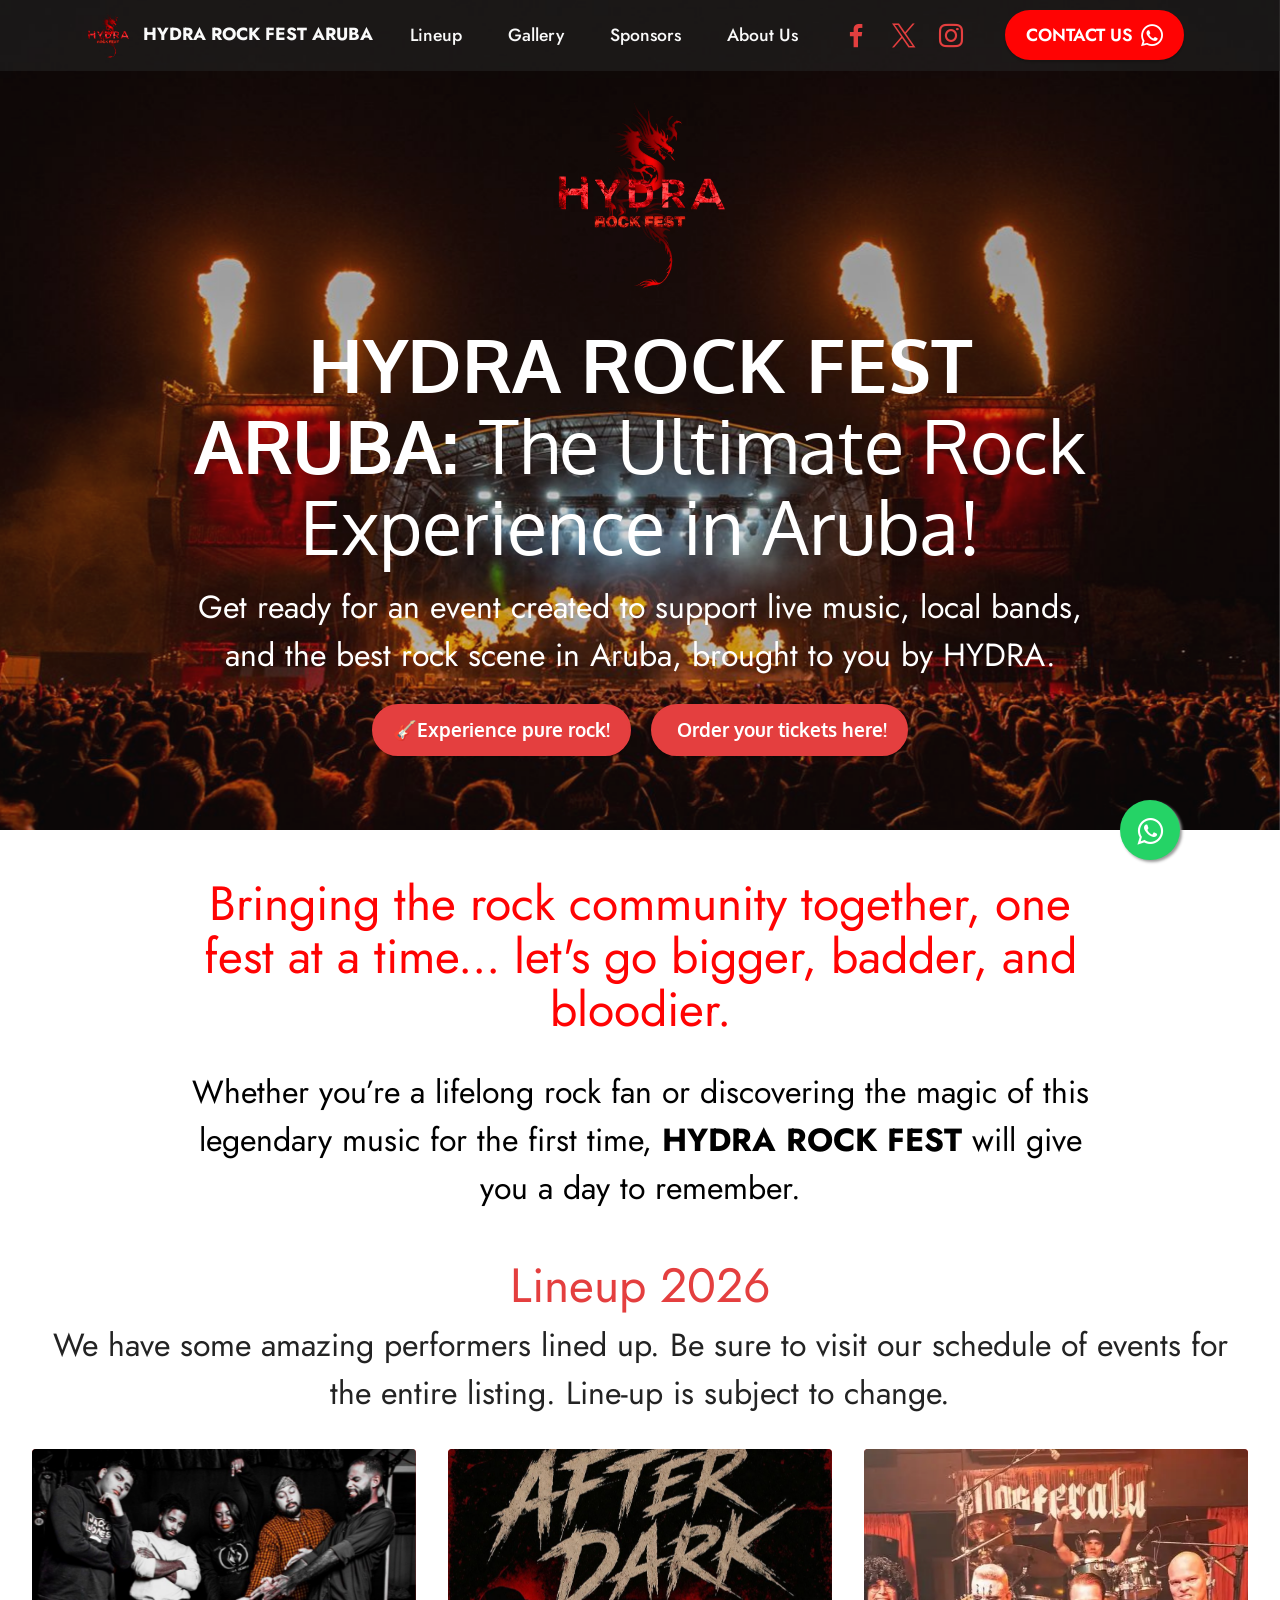
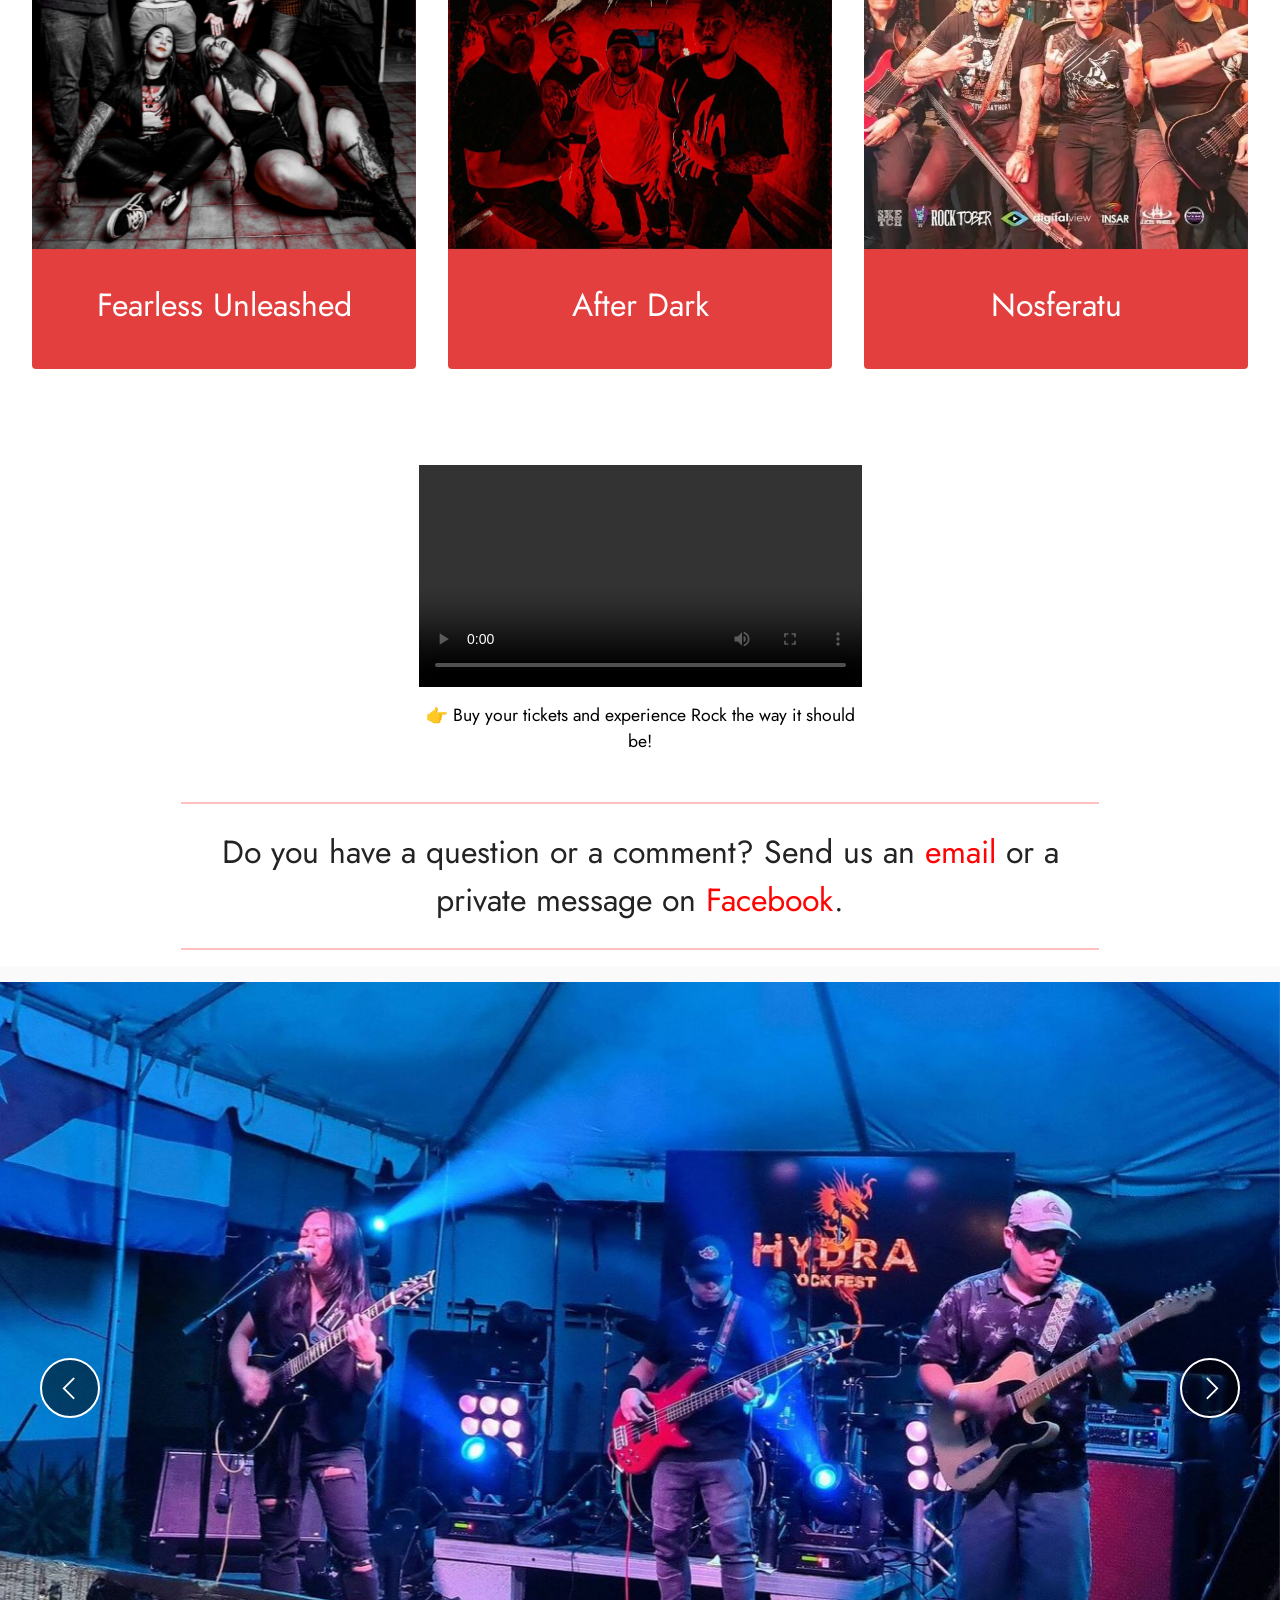
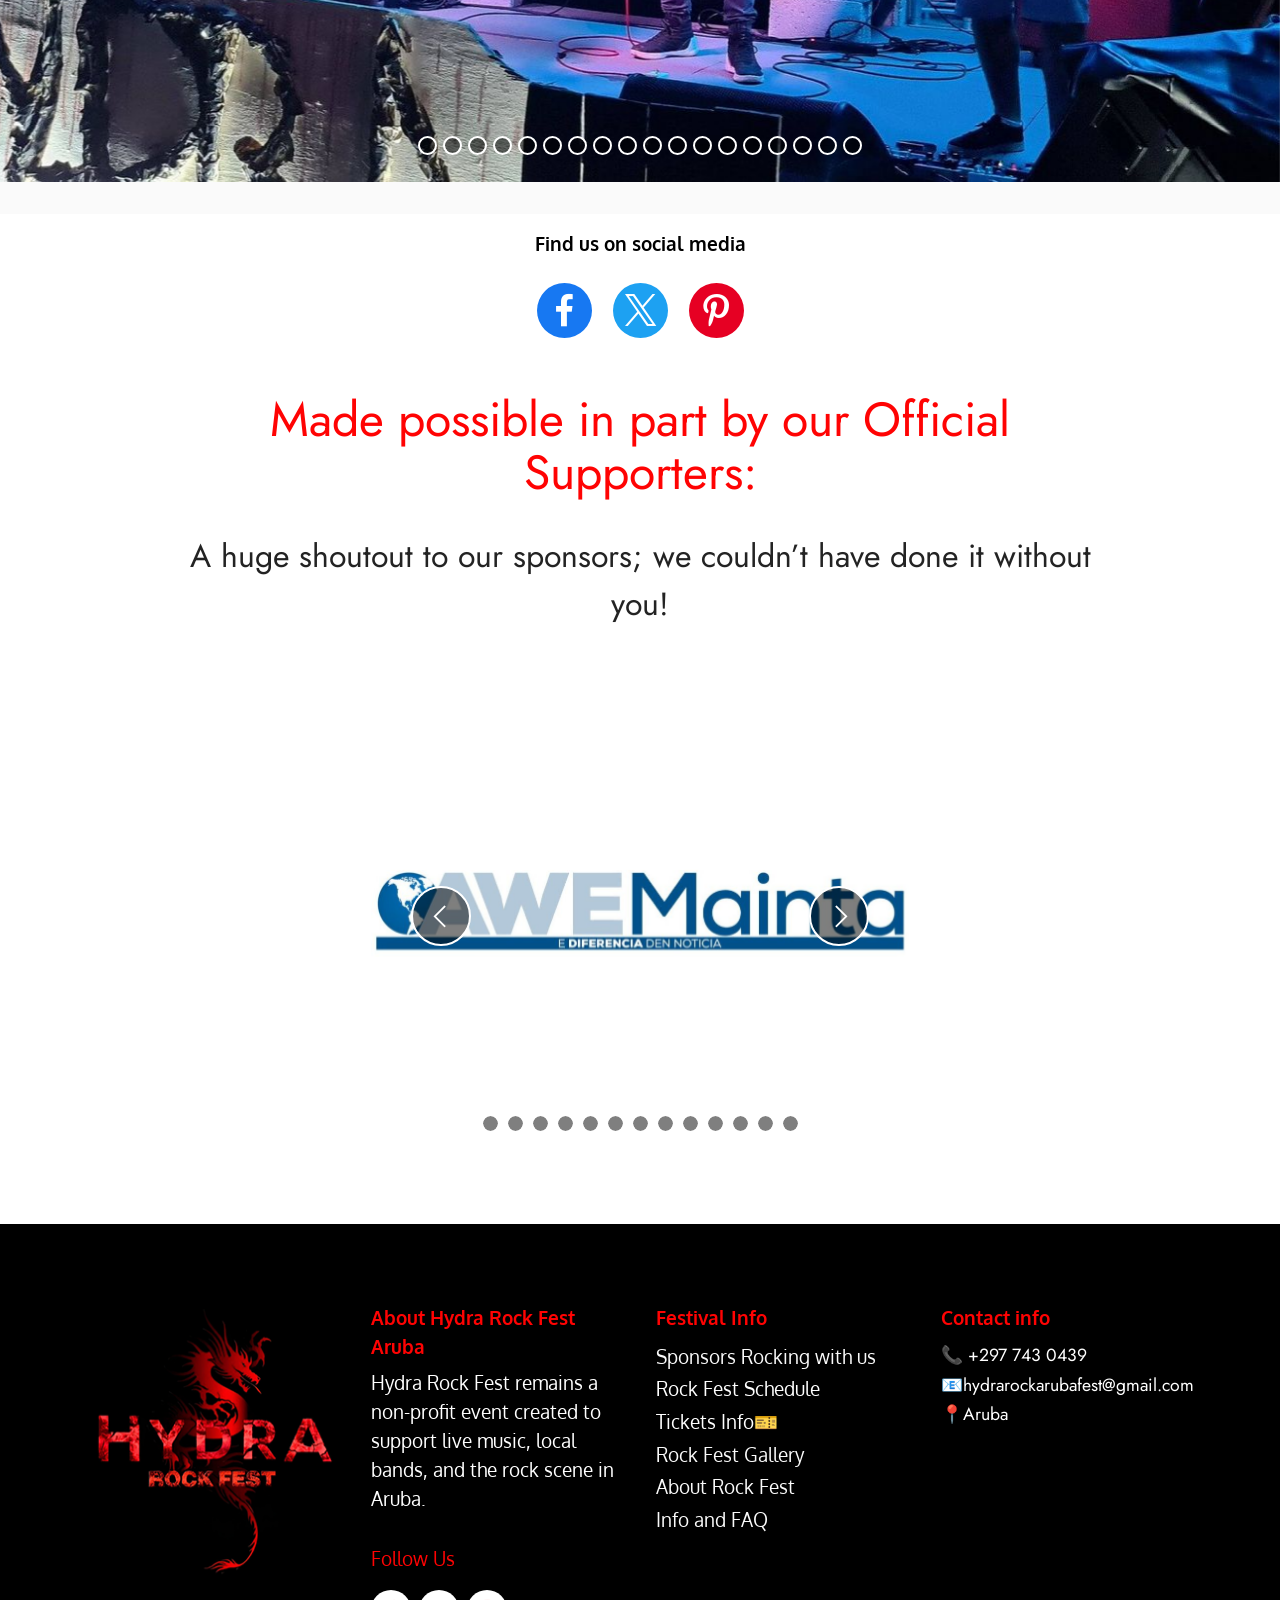
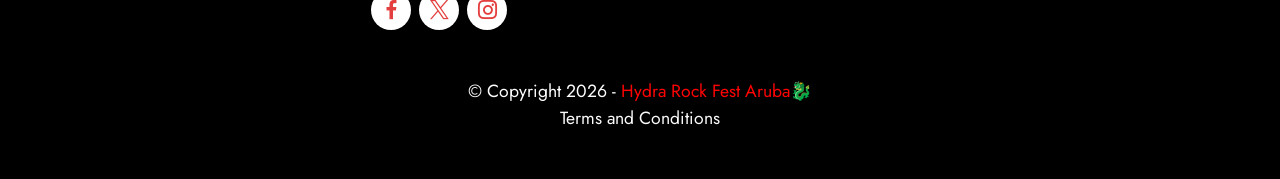
<file: index.html>
<!DOCTYPE html>
<html  lang="en">
<head>
  
  <meta charset="UTF-8">
  <meta http-equiv="X-UA-Compatible" content="IE=edge">
  
  <meta name="twitter:card" content="summary_large_image"/>
  <meta name="twitter:image:src" content="assets/images/index-meta.jpeg">
  <meta property="og:image" content="assets/images/index-meta.jpeg">
  <meta name="twitter:title" content="HYDRA ROCK FEST ARUBA -  The Ultimate Rock Experience in Aruba!">
  <meta name="viewport" content="width=device-width, initial-scale=1, minimum-scale=1">
  <link rel="shortcut icon" href="assets/images/header-hydra-rock-fest-aruba-logo.png" type="image/x-icon">
  <meta name="description" content="Get ready for an event of the very best rock music in Aruba, brought to you by HYDRA ROCK FEST. Hydra Rock Fest remains a non-profit event created to support live music, local bands, and the rock scene in Aruba.">
  
  
  <title>HYDRA ROCK FEST ARUBA -  The Ultimate Rock Experience in Aruba!</title>
  <link rel="stylesheet" href="assets/web/assets/mobirise-icons2/mobirise2.css">
  <link rel="stylesheet" href="assets/bootstrap/css/bootstrap.min.css">
  <link rel="stylesheet" href="assets/parallax/jarallax.css">
  <link rel="stylesheet" href="assets/animatecss/animate.css">
  <link rel="stylesheet" href="assets/dropdown/css/style.css">
  <link rel="stylesheet" href="assets/socicon/css/styles.css">
  <link rel="stylesheet" href="assets/theme/css/style.css">
  <link rel="preload" href="https://fonts.googleapis.com/css?family=Oxygen:300,400,700&display=swap" as="style" onload="this.onload=null;this.rel='stylesheet'">
  <noscript><link rel="stylesheet" href="https://fonts.googleapis.com/css?family=Oxygen:300,400,700&display=swap"></noscript>
  <link rel="preload" href="https://fonts.googleapis.com/css?family=Jost:100,200,300,400,500,600,700,800,900,100i,200i,300i,400i,500i,600i,700i,800i,900i&display=swap" as="style" onload="this.onload=null;this.rel='stylesheet'">
  <noscript><link rel="stylesheet" href="https://fonts.googleapis.com/css?family=Jost:100,200,300,400,500,600,700,800,900,100i,200i,300i,400i,500i,600i,700i,800i,900i&display=swap"></noscript>
  <link rel="preload" as="style" href="assets/mobirise/css/mbr-additional.css?v=cvmkMl"><link rel="stylesheet" href="assets/mobirise/css/mbr-additional.css?v=cvmkMl" type="text/css">

  
  
  
</head>
<body>
  
  <section data-bs-version="5.1" class="menu menu3 cid-vfJpgyJI9o" once="menu" id="menu3-0">
    
    <nav class="navbar navbar-dropdown navbar-fixed-top navbar-expand-lg">
        <div class="container">
            <div class="navbar-brand">
                <span class="navbar-logo">
                    <a href="index.html">
                        <img src="assets/images/header-hydra-rock-fest-aruba-logo.png" alt="HYDRA ROCK FEST ARUBA logo" style="height: 3rem;">
                    </a>
                </span>
                <span class="navbar-caption-wrap"><a class="navbar-caption text-white display-4" href="index.html"> HYDRA ROCK FEST ARUBA</a></span>
            </div>
            <button class="navbar-toggler" type="button" data-toggle="collapse" data-bs-toggle="collapse" data-target="#navbarSupportedContent" data-bs-target="#navbarSupportedContent" aria-controls="navbarNavAltMarkup" aria-expanded="false" aria-label="Toggle navigation">
                <div class="hamburger">
                    <span></span>
                    <span></span>
                    <span></span>
                    <span></span>
                </div>
            </button>
            <div class="collapse navbar-collapse" id="navbarSupportedContent">
                <ul class="navbar-nav nav-dropdown" data-app-modern-menu="true"><li class="nav-item"><a class="nav-link link text-white display-4" href="index.html#gallery-Headliners-Bands">
                            Lineup</a></li><li class="nav-item"><a class="nav-link link text-white display-4" href="HYDRA-ROCK-FEST-ARUBA-Gallery.html">Gallery</a></li><li class="nav-item"><a class="nav-link link text-white text-primary display-4" href="index.html#slider-shoutout-to-our-sponsors">Sponsors</a></li><li class="nav-item"><a class="nav-link link text-white display-4" href="HYDRA-ROCK-FEST-ARUBA-About-Us.html">
                            About Us</a></li></ul>
                <div class="icons-menu">
                    <a class="iconfont-wrapper" href="https://www.facebook.com/p/Hydra-Rock-Fest-aruba-100086524647809/" target="_blank">
                        <span class="p-2 mbr-iconfont socicon-facebook socicon"></span>
                    </a>
                    <a class="iconfont-wrapper" href="index.html">
                        <span class="p-2 mbr-iconfont socicon-twitter socicon"></span>
                    </a>
                    <a class="iconfont-wrapper" href="https://www.instagram.com/hydrarockfestaruba1/" target="_blank">
                        <span class="p-2 mbr-iconfont socicon-instagram socicon"></span>
                    </a>
                    
                </div>
                <div class="navbar-buttons mbr-section-btn"><a class="btn btn-primary display-4" href="https://wa.me/+2977430439?text=Hi there! Welcome to HYDRA ROCK FEST ARUBA.Get ready for an event created to support live music, local bands, and the best rock scene in Aruba, brought to you by HYDRA ROCK FEST.%20Let’s build another unforgettable night for the rock community." target="_blank"><span class="socicon socicon-whatsapp mbr-iconfont mbr-iconfont-btn"></span>CONTACT US</a></div>
            </div>
        </div>
    </nav>
</section>

<section data-bs-version="5.1" class="header9 cid-vfJppmfD3s mbr-parallax-background" id="header-Hydra-Rock-Fest-Aruba">

    

    
    <div class="mbr-overlay" style="opacity: 0.2; background-color: rgb(35, 35, 35);"></div>

    <div class="text-center container-fluid">
        <div class="row justify-content-center">
            <div class="col-md-12 col-lg-9">
                <div class="image-wrap mb-4">
                    <a href="index.html"><img src="assets/images/header-hydra-rock-fest-aruba-logo.png" alt="HYDRA ROCK FEST ARUBA logo header"></a>
                </div>
                <h1 class="mbr-section-title mbr-fonts-style mb-3 display-1"><strong>HYDRA ROCK FEST ARUBA:&nbsp;</strong>The Ultimate Rock Experience in Aruba!</h1>
                <p class="mbr-text mbr-fonts-style display-5">
                    Get ready for an event created to support live music, local bands, and the best rock scene in Aruba, brought to you by HYDRA.</p>
                <div class="mbr-section-btn mt-3"><a class="btn btn-secondary display-7" href="index.html#gallery-Headliners-Bands">🎸Experience pure rock!</a>
                    <a class="btn btn-secondary display-7" href="index.html#footer-Hydra-Rock-Fest-Aruba">&nbsp;Order your tickets here!</a></div>
            </div>
        </div>
    </div>
</section>

<section data-bs-version="5.1" class="content5 cid-vfYQkTWDhf" id="Bringing-the-rock-community-together">
    
    <div class="container">
        <div class="row justify-content-center">
            <div class="col-md-12 col-lg-10">
                
                <h2 class="mbr-section-subtitle mbr-fonts-style mb-4 display-2">Bringing the rock community together, one fest at a time... let's go bigger, badder, and bloodier.</h2>
                <p class="mbr-text mbr-fonts-style display-5">
                    Whether you’re a lifelong rock fan or discovering the magic of this legendary music for the first time,  <strong>HYDRA ROCK FEST </strong>will give you a day to remember.</p>
            </div>
        </div>
    </div>
</section>

<section data-bs-version="5.1" class="gallery3 cid-vfJpzvvZvD" id="gallery-Headliners-Bands">
    
    
    <div class="container-fluid">
        <div class="mbr-section-head">
            <h4 class="mbr-section-title mbr-fonts-style align-center mb-0 display-2">Lineup 2026</h4>
            <h5 class="mbr-section-subtitle mbr-fonts-style align-center mb-0 mt-2 display-5">We have some amazing performers lined up. Be sure to visit our schedule of events for the entire listing. Line-up is subject to change.</h5>
        </div>
        <div class="row mt-4">
            <div class="item features-image col-12 col-md-6 col-lg-4">
                <div class="item-wrapper">
                    <div class="item-img">
                        <img src="assets/images/fearless-unleashed-rock-aruba.jpg" alt="Fearless Unleashed Aruba Rock">
                    </div>
                    <div class="item-content">
                        <h5 class="item-title mbr-fonts-style display-5">Fearless Unleashed</h5>
                        
                        
                    </div>
                    
                </div>
            </div>
            <div class="item features-image col-12 col-md-6 col-lg-4">
                <div class="item-wrapper">
                    <div class="item-img">
                        <img src="assets/images/after-dark-aruba-rock.jpg" alt="After Dark Aruba Rock Band">
                    </div>
                    <div class="item-content">
                        <h5 class="item-title mbr-fonts-style display-5">After Dark</h5>
                        
                        
                    </div>
                    
                </div>
            </div>
            <div class="item features-image col-12 col-md-6 col-lg-4">
                <div class="item-wrapper">
                    <div class="item-img">
                        <img src="assets/images/nosferatu.webp" alt="Nosferatu">
                    </div>
                    <div class="item-content">
                        <h5 class="item-title mbr-fonts-style display-5">
                            Nosferatu
                        </h5>
                        
                        
                    </div>
                    
                </div>
            </div>
            
        </div>
    </div>
</section>

<section data-bs-version="5.1" class="video2 cid-vfYQ4x4gHG" id="video-HYDRA-ROCK-FEST-ARUBA">
    
    
    
    <div class="container">
        
        <div class="row justify-content-center mt-4">
            <div class="col-12 col-md-5 video-block">
                <div class="video-wrapper"><video style="width:100%" controls autoplay loop playsinline><source src="https://hydrarockarubafest.pages.dev/HYDRA-ROCK-FEST-ARUBA-2026.mp4?loop=1&amp;autoplay=1"/></video></div>
                <p class="mbr-text pt-2 mbr-fonts-style display-4">
                    👉 Buy your tickets and experience Rock the way it should be!</p>
            </div>
        </div>
    </div>
</section>

<section data-bs-version="5.1" class="content6 cid-vfYNcSDNfv" id="content6-v">
    
    <div class="container">
        <div class="row justify-content-center">
            <div class="col-md-12 col-lg-10">
                <hr class="line">
                <p class="mbr-text align-center mbr-fonts-style my-4 display-5">Do you have a question or a comment? Send us an <a href="mailto:hydrarockarubafest@gmail.com" class="text-primary">email </a>or a private message on <a href="https://www.facebook.com/p/Hydra-Rock-Fest-aruba-100086524647809/" class="text-primary" target="_blank">Facebook</a>.</p>
                <hr class="line">
            </div>
        </div>
    </div>
</section>

<section data-bs-version="5.1" class="slider1 cid-vguHRv1nxc" id="slider1-2b">
    
    <div class="carousel slide carousel-fade" id="vgZFyiobEi" data-ride="carousel" data-bs-ride="carousel" data-interval="5000" data-bs-interval="5000">
        <ol class="carousel-indicators">
            <li data-slide-to="0" data-bs-slide-to="0" class="active" data-target="#vgZFyiobEi" data-bs-target="#vgZFyiobEi"></li><li data-slide-to="1" data-bs-slide-to="1" class="" data-target="#vgZFyiobEi" data-bs-target="#vgZFyiobEi"></li><li data-slide-to="2" data-bs-slide-to="2" class="" data-target="#vgZFyiobEi" data-bs-target="#vgZFyiobEi"></li><li data-slide-to="3" data-bs-slide-to="3" class="" data-target="#vgZFyiobEi" data-bs-target="#vgZFyiobEi"></li><li data-slide-to="4" data-bs-slide-to="4" class="" data-target="#vgZFyiobEi" data-bs-target="#vgZFyiobEi"></li><li data-slide-to="5" data-bs-slide-to="5" class="" data-target="#vgZFyiobEi" data-bs-target="#vgZFyiobEi"></li><li data-slide-to="6" data-bs-slide-to="6" class="" data-target="#vgZFyiobEi" data-bs-target="#vgZFyiobEi"></li><li data-slide-to="7" data-bs-slide-to="7" class="" data-target="#vgZFyiobEi" data-bs-target="#vgZFyiobEi"></li><li data-slide-to="8" data-bs-slide-to="8" class="" data-target="#vgZFyiobEi" data-bs-target="#vgZFyiobEi"></li><li data-slide-to="9" data-bs-slide-to="9" class="" data-target="#vgZFyiobEi" data-bs-target="#vgZFyiobEi"></li><li data-slide-to="10" data-bs-slide-to="10" class="" data-target="#vgZFyiobEi" data-bs-target="#vgZFyiobEi"></li><li data-slide-to="11" data-bs-slide-to="11" class="" data-target="#vgZFyiobEi" data-bs-target="#vgZFyiobEi"></li><li data-slide-to="12" data-bs-slide-to="12" class="" data-target="#vgZFyiobEi" data-bs-target="#vgZFyiobEi"></li><li data-slide-to="13" data-bs-slide-to="13" class="" data-target="#vgZFyiobEi" data-bs-target="#vgZFyiobEi"></li><li data-slide-to="14" data-bs-slide-to="14" class="" data-target="#vgZFyiobEi" data-bs-target="#vgZFyiobEi"></li><li data-slide-to="15" data-bs-slide-to="15" class="" data-target="#vgZFyiobEi" data-bs-target="#vgZFyiobEi"></li><li data-slide-to="16" data-bs-slide-to="16" class="" data-target="#vgZFyiobEi" data-bs-target="#vgZFyiobEi"></li><li data-slide-to="17" data-bs-slide-to="17" class="" data-target="#vgZFyiobEi" data-bs-target="#vgZFyiobEi"></li>
            
            
        </ol>
        <div class="carousel-inner">
            <div class="carousel-item slider-image item active">
                <div class="item-wrapper">
                    <img class="d-block w-100" src="assets/images/hydra-rock-fest-aruba-gallery-5.jpg" alt="Mobirise Website Builder" data-slide-to="0" data-bs-slide-to="0">
                    
                    
                </div>
            </div><div class="carousel-item slider-image item">
                <div class="item-wrapper">
                    <img class="d-block w-100" src="assets/images/hydra-rock-fest-aruba-gallery-12.jpg" alt="Mobirise Website Builder" data-slide-to="1" data-bs-slide-to="1">
                    
                    
                </div>
            </div><div class="carousel-item slider-image item">
                <div class="item-wrapper">
                    <img class="d-block w-100" src="assets/images/hydra-rock-fest-aruba-promo-tickets.jpg" alt="Mobirise Website Builder" data-slide-to="2" data-bs-slide-to="2">
                    
                    
                </div>
            </div><div class="carousel-item slider-image item">
                <div class="item-wrapper">
                    <img class="d-block w-100" src="assets/images/hydra-rock-fest-aruba-gallery-6.webp" alt="Mobirise Website Builder" data-slide-to="3" data-bs-slide-to="3">
                    
                    
                </div>
            </div><div class="carousel-item slider-image item">
                <div class="item-wrapper">
                    <img class="d-block w-100" src="assets/images/hydra-rock-fest-aruba-gallery-1-1900x1252.jpg" alt="Mobirise Website Builder" data-slide-to="4" data-bs-slide-to="4">
                    
                    
                </div>
            </div><div class="carousel-item slider-image item">
                <div class="item-wrapper">
                    <img class="d-block w-100" src="assets/images/hydra-rock-fest-aruba-gallery-17.jpg" alt="Mobirise Website Builder" data-slide-to="5" data-bs-slide-to="5">
                    
                    
                </div>
            </div><div class="carousel-item slider-image item">
                <div class="item-wrapper">
                    <img class="d-block w-100" src="assets/images/hydra20rock20fest20aruba20gallery2000-1900x1425.jpg" alt="Mobirise Website Builder" data-slide-to="6" data-bs-slide-to="6">
                    
                    
                </div>
            </div><div class="carousel-item slider-image item">
                <div class="item-wrapper">
                    <img class="d-block w-100" src="assets/images/hydra-rock-fest-aruba-gallery-14.jpg" alt="Mobirise Website Builder" data-slide-to="7" data-bs-slide-to="7">
                    
                    
                </div>
            </div><div class="carousel-item slider-image item">
                <div class="item-wrapper">
                    <img class="d-block w-100" src="assets/images/hydra-rock-fest-aruba-gallery-8.webp" alt="Mobirise Website Builder" data-slide-to="8" data-bs-slide-to="8">
                    
                    
                </div>
            </div><div class="carousel-item slider-image item">
                <div class="item-wrapper">
                    <img class="d-block w-100" src="assets/images/hydra-rock-fest-aruba-gallery-02-1900x1265.jpg" alt="Mobirise Website Builder" data-slide-to="9" data-bs-slide-to="9">
                    
                    
                </div>
            </div><div class="carousel-item slider-image item">
                <div class="item-wrapper">
                    <img class="d-block w-100" src="assets/images/hydra-rock-fest-aruba-gallery-4.webp" alt="Mobirise Website Builder" data-slide-to="10" data-bs-slide-to="10">
                    
                    
                </div>
            </div><div class="carousel-item slider-image item">
                <div class="item-wrapper">
                    <img class="d-block w-100" src="assets/images/hydra-rock-fest-aruba-team.jpg" alt="Mobirise Website Builder" data-slide-to="11" data-bs-slide-to="11">
                    
                    
                </div>
            </div><div class="carousel-item slider-image item">
                <div class="item-wrapper">
                    <img class="d-block w-100" src="assets/images/hydra-rock-fest-aruba-gallery-7.webp" alt="Mobirise Website Builder" data-slide-to="12" data-bs-slide-to="12">
                    
                    
                </div>
            </div><div class="carousel-item slider-image item">
                <div class="item-wrapper">
                    <img class="d-block w-100" src="assets/images/hydra-rock-fest-aruba-gallery-18.jpg" alt="Mobirise Website Builder" data-slide-to="13" data-bs-slide-to="13">
                    
                    
                </div>
            </div><div class="carousel-item slider-image item">
                <div class="item-wrapper">
                    <img class="d-block w-100" src="assets/images/fearless-unleashed-hydra-rock-fest-aruba.jpeg" alt="Mobirise Website Builder" data-slide-to="14" data-bs-slide-to="14">
                    
                    
                </div>
            </div><div class="carousel-item slider-image item">
                <div class="item-wrapper">
                    <img class="d-block w-100" src="assets/images/hydra-rock-fest-aruba-gallery-3-1900x1265.jpg" alt="Mobirise Website Builder" data-slide-to="15" data-bs-slide-to="15">
                    
                    
                </div>
            </div><div class="carousel-item slider-image item">
                <div class="item-wrapper">
                    <img class="d-block w-100" src="assets/images/hydra-rock-fest-aruba-gallery-19.jpg" alt="Mobirise Website Builder" data-slide-to="16" data-bs-slide-to="16">
                    
                    
                </div>
            </div><div class="carousel-item slider-image item">
                <div class="item-wrapper">
                    <img class="d-block w-100" src="assets/images/hydra-rock-fest-aruba-gallery-13.jpg" alt="Mobirise Website Builder" data-slide-to="17" data-bs-slide-to="17">
                    
                    
                </div>
            </div>
            
            
        </div>
        <a class="carousel-control carousel-control-prev" role="button" data-slide="prev" data-bs-slide="prev" href="#vgZFyiobEi">
            <span class="mobi-mbri mobi-mbri-arrow-prev" aria-hidden="true"></span>
            <span class="sr-only visually-hidden">Previous</span>
        </a>
        <a class="carousel-control carousel-control-next" role="button" data-slide="next" data-bs-slide="next" href="#vgZFyiobEi">
            <span class="mobi-mbri mobi-mbri-arrow-next" aria-hidden="true"></span>
            <span class="sr-only visually-hidden">Next</span>
        </a>
    </div>
</section>

<section data-bs-version="5.1" class="social1 cid-vfN4fs40O2" id="share-HYDRA-ROCK-FEST-ARUBA">
    
    

    
    

    <div class="container">
        <div class="media-container-row">
            <div class="col-12">
                <h3 class="mbr-section-title mb-3 align-center mbr-fonts-style display-7"><strong>Find us on social media</strong></h3>
                <div>
                    <div class="mbr-social-likes align-center">
                        <span class="btn btn-social socicon-bg-facebook facebook m-2">
                            <i class="socicon socicon-facebook"></i>
                        </span>
                        <span class="btn btn-social twitter socicon-bg-twitter m-2">
                            <i class="socicon socicon-twitter"></i>
                        </span>
                        
                        
                        <span class="btn btn-social pinterest socicon-bg-pinterest m-2">
                            <i class="socicon socicon-pinterest"></i>
                        </span>
                        
                    </div>
                </div>
            </div>
        </div>
    </div>
</section>

<section data-bs-version="5.1" class="content4 cid-vg9vzrpRID" id="Official-Supporters">
    

    
    
    <div class="container">
        <div class="row justify-content-center">
            <div class="title col-md-12 col-lg-10">
                <h3 class="mbr-section-title mbr-fonts-style align-center mb-4 display-2">Made possible in part by our Official Supporters:</h3>
                <h4 class="mbr-section-subtitle align-center mbr-fonts-style mb-4 display-5">A huge shoutout to our sponsors; we couldn’t have done it without you!</h4>
                
            </div>
        </div>
    </div>
</section>

<section data-bs-version="5.1" class="slider2 cid-vgqJmbuDrE" id="slider-shoutout-to-our-sponsors">
    

    
    <div class="container">
        <div class="row justify-content-center">
            <div class="col-12 col-md-6">
                <div class="carousel slide carousel-fade" id="vgZFyl5Udx" data-ride="carousel" data-bs-ride="carousel" data-interval="4000" data-bs-interval="4000">
                    <ol class="carousel-indicators">
                        <li data-slide-to="0" data-bs-slide-to="0" class="active" data-target="#vgZFyl5Udx" data-bs-target="#vgZFyl5Udx"></li><li data-slide-to="1" data-bs-slide-to="1" class="" data-target="#vgZFyl5Udx" data-bs-target="#vgZFyl5Udx"></li><li data-slide-to="2" data-bs-slide-to="2" class="" data-target="#vgZFyl5Udx" data-bs-target="#vgZFyl5Udx"></li><li data-slide-to="3" data-bs-slide-to="3" class="" data-target="#vgZFyl5Udx" data-bs-target="#vgZFyl5Udx"></li><li data-slide-to="4" data-bs-slide-to="4" class="" data-target="#vgZFyl5Udx" data-bs-target="#vgZFyl5Udx"></li><li data-slide-to="5" data-bs-slide-to="5" class="" data-target="#vgZFyl5Udx" data-bs-target="#vgZFyl5Udx"></li><li data-slide-to="6" data-bs-slide-to="6" class="" data-target="#vgZFyl5Udx" data-bs-target="#vgZFyl5Udx"></li><li data-slide-to="7" data-bs-slide-to="7" class="" data-target="#vgZFyl5Udx" data-bs-target="#vgZFyl5Udx"></li><li data-slide-to="8" data-bs-slide-to="8" class="" data-target="#vgZFyl5Udx" data-bs-target="#vgZFyl5Udx"></li><li data-slide-to="9" data-bs-slide-to="9" class="" data-target="#vgZFyl5Udx" data-bs-target="#vgZFyl5Udx"></li><li data-slide-to="10" data-bs-slide-to="10" class="" data-target="#vgZFyl5Udx" data-bs-target="#vgZFyl5Udx"></li><li data-slide-to="11" data-bs-slide-to="11" class="" data-target="#vgZFyl5Udx" data-bs-target="#vgZFyl5Udx"></li><li data-slide-to="12" data-bs-slide-to="12" class="" data-target="#vgZFyl5Udx" data-bs-target="#vgZFyl5Udx"></li>
                        
                        
                    </ol>
                    <div class="carousel-inner">
                        <div class="carousel-item slider-image item active">
                            <div class="item-wrapper">
                                
                                <img class="d-block w-100" src="assets/images/awemainta-cover.jpg" alt="Mobirise Website Builder" data-slide-to="0" data-bs-slide-to="0">
                                
                            </div>
                        </div><div class="carousel-item slider-image item">
                            <div class="item-wrapper">
                                
                                <img class="d-block w-100" src="assets/images/chill-aruba-logo.png" alt="Chill Aruba" data-slide-to="1" data-bs-slide-to="1">
                                
                            </div>
                        </div><div class="carousel-item slider-image item">
                            <div class="item-wrapper">
                                
                                <img class="d-block w-100" src="assets/images/balashi-logo-1.png" alt="Mobirise Website Builder" data-slide-to="2" data-bs-slide-to="2">
                                
                            </div>
                        </div><div class="carousel-item slider-image item">
                            <div class="item-wrapper">
                                
                                <img class="d-block w-100" src="assets/images/rex-aruba.png" alt="REX Aruba" data-slide-to="3" data-bs-slide-to="3">
                                
                            </div>
                        </div><div class="carousel-item slider-image item">
                            <div class="item-wrapper">
                                
                                <img class="d-block w-100" src="assets/images/etiob-electro-tech-1.png" alt="REX Aruba" data-slide-to="4" data-bs-slide-to="4">
                                
                            </div>
                        </div><div class="carousel-item slider-image item">
                            <div class="item-wrapper">
                                
                                <img class="d-block w-100" src="assets/images/gen-era-1.jpg" alt="REX Aruba" data-slide-to="5" data-bs-slide-to="5">
                                
                            </div>
                        </div><div class="carousel-item slider-image item">
                            <div class="item-wrapper">
                                
                                <img class="d-block w-100" src="assets/images/rouck-house.jpg" alt="Mobirise Website Builder" data-slide-to="6" data-bs-slide-to="6">
                                
                            </div>
                        </div><div class="carousel-item slider-image item">
                            <div class="item-wrapper">
                                
                                <img class="d-block w-100" src="assets/images/tropical-bottling-company.png" alt="Mobirise Website Builder" data-slide-to="7" data-bs-slide-to="7">
                                
                            </div>
                        </div><div class="carousel-item slider-image item">
                            <div class="item-wrapper">
                                
                                <img class="d-block w-100" src="assets/images/dj-tech.jpg" alt="Mobirise Website Builder" data-slide-to="8" data-bs-slide-to="8">
                                
                            </div>
                        </div><div class="carousel-item slider-image item">
                            <div class="item-wrapper">
                                
                                <img class="d-block w-100" src="assets/images/apex-aruba.png" alt="APEX Aruba" data-slide-to="9" data-bs-slide-to="9">
                                
                            </div>
                        </div><div class="carousel-item slider-image item">
                            <div class="item-wrapper">
                                
                                <img class="d-block w-100" src="assets/images/sharp-productions-entertainment-2.jpg" alt="Mobirise Website Builder" data-slide-to="10" data-bs-slide-to="10">
                                
                            </div>
                        </div><div class="carousel-item slider-image item">
                            <div class="item-wrapper">
                                
                                <img class="d-block w-100" src="assets/images/chubato.jpeg" alt="Mobirise Website Builder" data-slide-to="11" data-bs-slide-to="11">
                                
                            </div>
                        </div><div class="carousel-item slider-image item">
                            <div class="item-wrapper">
                                
                                <img class="d-block w-100" src="assets/images/robertson-fire-protection-1.jpeg" alt="Robertson fire protection " data-slide-to="12" data-bs-slide-to="12">
                                
                            </div>
                        </div>
                        
                        
                    </div>
                    <a class="carousel-control carousel-control-prev" role="button" data-slide="prev" data-bs-slide="prev" href="#vgZFyl5Udx">
                        <span class="mobi-mbri mobi-mbri-arrow-prev" aria-hidden="true"></span>
                        <span class="sr-only visually-hidden">Previous</span>
                    </a>
                    <a class="carousel-control carousel-control-next" role="button" data-slide="next" data-bs-slide="next" href="#vgZFyl5Udx">
                        <span class="mobi-mbri mobi-mbri-arrow-next" aria-hidden="true"></span>
                        <span class="sr-only visually-hidden">Next</span>
                    </a>
                </div>
            </div>
        </div>
    </div>
</section>

<section class="_customHTML cid-vfJpFeU7DO" id="whatsbutton-HYDRA-ROCK-FEST-ARUBA">
 
  
     
  <div class="whatapp">
		<link rel="stylesheet" href="https://maxcdn.bootstrapcdn.com/font-awesome/4.5.0/css/font-awesome.min.css">
<a class="float" target="_blank" href="https://api.whatsapp.com/send?phone=+2977430439&text=Hello! For more information about HYDRA ROCK FEST, please check out our Facebook page.">
<i class="fa fa-whatsapp my-float"></i>
</a>
	</div>
  



 <div style="padding:1rem; background-color:#c1c1c1;" class="hidden">
   <div class="align-center">
       <h10>
          <br>
           <br><br><br><br><br>Whatsapp Button<br><br>Click the "gear" icon to change the layout of the Whatsapp Button. This text will be removed on preview/publish.<br><br>

<svg id="svg" version="1.1" xmlns="http://www.w3.org/2000/svg" xmlns:xlink="http://www.w3.org/1999/xlink" width="150" viewBox="0, 0, 400,383.33333333333337">
<g id="svgg">
<path id="path0" d="M37.210 6.152 C 35.603 6.521,34.673 7.586,34.092 9.720 C 33.330 12.516,33.825 95.736,34.612 97.241 C 35.870 99.644,28.382 99.467,134.420 99.600 C 199.138 99.681,231.925 99.852,232.882 100.115 C 235.440 100.816,235.350 101.661,230.295 124.449 C 224.368 151.170,212.070 208.952,209.422 222.521 C 207.800 230.833,207.905 232.790,209.971 232.790 C 211.891 232.790,209.325 235.910,254.122 179.099 C 277.812 149.054,289.953 133.596,295.689 126.174 C 297.890 123.327,306.521 112.368,314.870 101.822 C 367.957 34.759,386.363 11.054,386.765 9.224 C 387.073 7.820,386.446 6.596,385.169 6.111 C 383.972 5.656,39.193 5.697,37.210 6.152 M382.917 8.569 C 384.519 9.741,380.855 14.580,323.489 87.057 C 313.389 99.818,299.260 117.766,292.092 126.942 C 279.051 143.636,265.977 160.258,245.456 186.236 C 239.439 193.853,229.856 206.001,224.162 213.231 C 210.292 230.840,210.188 230.897,212.490 219.587 C 217.028 197.295,227.371 148.754,232.598 125.216 C 237.896 101.359,238.065 99.524,235.099 97.991 C 234.120 97.484,228.193 97.405,188.034 97.358 C 75.294 97.227,37.576 96.911,36.978 96.092 C 36.161 94.974,36.161 10.490,36.978 9.373 C 37.513 8.642,38.883 8.626,116.843 8.435 C 301.952 7.984,382.171 8.024,382.917 8.569 M81.622 108.821 C 107.636 108.875,150.091 108.875,175.966 108.821 C 201.840 108.766,180.556 108.722,128.667 108.722 C 76.779 108.722,55.608 108.766,81.622 108.821 M177.885 157.718 C 177.182 158.404,174.020 162.244,170.860 166.251 C 167.700 170.259,164.939 173.732,164.724 173.970 C 164.509 174.207,161.918 177.468,158.965 181.217 C 156.012 184.965,150.834 191.512,147.459 195.767 C 144.084 200.021,139.856 205.359,138.063 207.629 C 129.342 218.668,112.627 239.779,108.533 244.926 C 107.162 246.650,103.624 251.125,100.671 254.870 C 97.718 258.615,93.156 264.369,90.533 267.657 C 87.910 270.944,79.126 282.263,71.012 292.809 C 62.899 303.356,50.820 318.802,44.170 327.133 C 28.112 347.253,23.297 353.336,21.093 356.284 C 20.566 356.990,18.921 359.133,17.439 361.046 C 6.762 374.827,3.520 379.694,4.240 380.859 C 4.652 381.526,352.012 381.883,353.760 381.218 L 354.749 380.843 354.547 336.442 C 354.330 288.424,354.421 291.066,352.956 290.282 C 351.831 289.680,309.260 289.563,226.846 289.934 C 183.386 290.130,157.086 289.826,155.238 289.106 C 153.350 288.370,153.375 288.079,156.655 272.483 C 157.410 268.897,158.183 265.187,158.374 264.238 C 159.208 260.094,161.885 247.419,162.221 246.021 C 162.651 244.231,164.430 235.954,166.258 227.229 C 166.966 223.854,167.895 219.453,168.324 217.450 C 168.753 215.446,169.619 211.390,170.249 208.437 C 170.879 205.484,171.843 200.997,172.391 198.466 C 172.938 195.935,173.542 193.087,173.734 192.138 C 173.925 191.189,174.694 187.478,175.444 183.893 C 181.253 156.107,181.424 154.270,177.885 157.718 M334.899 284.838 C 335.479 284.926,336.429 284.926,337.009 284.838 C 337.589 284.751,337.114 284.679,335.954 284.679 C 334.794 284.679,334.319 284.751,334.899 284.838 " stroke="none" fill="#b3b3b3" fill-rule="evenodd">
</path>
<path id="path1" d="M116.843 8.435 C 38.883 8.626,37.513 8.642,36.978 9.373 C 36.161 10.490,36.161 94.974,36.978 96.092 C 37.576 96.911,75.294 97.227,188.034 97.358 C 228.193 97.405,234.120 97.484,235.099 97.991 C 238.065 99.524,237.896 101.359,232.598 125.216 C 227.371 148.754,217.028 197.295,212.490 219.587 C 210.188 230.897,210.292 230.840,224.162 213.231 C 229.856 206.001,239.439 193.853,245.456 186.236 C 265.977 160.258,279.051 143.636,292.092 126.942 C 299.260 117.766,313.389 99.818,323.489 87.057 C 380.855 14.580,384.519 9.741,382.917 8.569 C 382.171 8.024,301.952 7.984,116.843 8.435 " stroke="none" fill="#4c4c4c" fill-rule="evenodd">
</path>
<path id="path2" d="M24.582 1.208 C 24.285 2.061,24.165 16.987,24.175 52.119 C 24.189 104.381,24.198 104.667,25.856 107.198 C 27.312 109.419,21.600 109.300,126.819 109.300 C 187.817 109.300,223.202 109.435,223.202 109.666 C 223.202 109.868,221.385 118.791,219.165 129.496 C 216.944 140.200,215.208 149.171,215.308 149.431 C 215.408 149.690,215.358 149.957,215.197 150.023 C 214.865 150.160,213.651 155.819,204.600 199.407 C 201.952 212.158,199.872 222.815,199.977 223.088 C 200.082 223.362,199.980 223.586,199.752 223.586 C 199.516 223.586,199.414 223.996,199.516 224.531 C 199.615 225.051,199.582 225.526,199.442 225.586 C 199.151 225.710,198.557 228.337,196.119 240.268 C 195.171 244.909,194.060 250.029,193.650 251.646 C 191.455 260.308,193.965 264.453,200.009 262.145 C 201.966 261.398,201.889 261.486,213.429 246.788 C 220.801 237.399,226.824 229.751,236.050 218.064 C 240.748 212.113,252.094 197.659,269.799 175.072 C 275.255 168.111,284.303 156.570,289.907 149.425 C 295.511 142.279,303.979 131.474,308.725 125.414 C 321.361 109.277,325.827 103.583,336.629 89.833 C 342.331 82.576,346.237 77.280,346.078 77.022 C 345.919 76.764,345.976 76.688,346.216 76.836 C 346.447 76.979,347.760 75.626,349.227 73.732 C 350.658 71.885,353.101 68.781,354.656 66.833 C 356.329 64.739,357.370 63.109,357.206 62.843 C 357.041 62.576,357.094 62.496,357.336 62.646 C 357.872 62.977,368.666 49.199,368.315 48.632 C 368.164 48.388,368.223 48.310,368.450 48.451 C 368.674 48.589,373.706 42.505,379.897 34.608 C 385.973 26.858,392.261 18.965,393.871 17.066 C 395.480 15.168,397.517 12.693,398.398 11.567 L 400.000 9.519 400.000 4.759 L 400.000 0.000 212.502 0.000 L 25.003 0.000 24.582 1.208 M385.169 6.111 C 386.446 6.596,387.073 7.820,386.765 9.224 C 386.363 11.054,367.957 34.759,314.870 101.822 C 306.521 112.368,297.890 123.327,295.689 126.174 C 289.953 133.596,277.812 149.054,254.122 179.099 C 209.325 235.910,211.891 232.790,209.971 232.790 C 207.905 232.790,207.800 230.833,209.422 222.521 C 212.070 208.952,224.368 151.170,230.295 124.449 C 235.350 101.661,235.440 100.816,232.882 100.115 C 231.925 99.852,199.138 99.681,134.420 99.600 C 28.382 99.467,35.870 99.644,34.612 97.241 C 33.825 95.736,33.330 12.516,34.092 9.720 C 34.673 7.586,35.603 6.521,37.210 6.152 C 39.193 5.697,383.972 5.656,385.169 6.111 M175.966 108.821 C 150.091 108.875,107.636 108.875,81.622 108.821 C 55.608 108.766,76.779 108.722,128.667 108.722 C 180.556 108.722,201.840 108.766,175.966 108.821 M180.735 144.991 C 179.413 145.394,178.766 146.116,171.634 155.164 C 166.035 162.266,160.321 169.481,152.304 179.573 C 148.329 184.577,145.792 188.088,145.958 188.357 C 146.118 188.615,146.070 188.703,145.844 188.563 C 145.295 188.224,144.060 189.684,144.413 190.256 C 144.585 190.533,144.541 190.624,144.307 190.478 C 143.770 190.147,136.792 198.920,137.142 199.485 C 137.301 199.742,137.247 199.823,137.013 199.678 C 136.474 199.345,127.972 210.042,128.323 210.610 C 128.476 210.857,128.426 210.944,128.208 210.810 C 127.996 210.679,125.945 212.939,123.650 215.832 C 121.355 218.726,116.830 224.412,113.595 228.469 C 110.061 232.902,107.824 236.025,107.991 236.295 C 108.151 236.554,108.103 236.641,107.877 236.502 C 107.327 236.162,106.092 237.623,106.445 238.194 C 106.613 238.465,106.574 238.562,106.354 238.426 C 106.145 238.297,104.765 239.694,103.288 241.531 C 96.608 249.837,76.645 275.196,70.771 282.838 C 67.204 287.478,62.325 293.824,59.929 296.939 C 57.436 300.180,55.688 302.790,55.842 303.039 C 55.996 303.289,55.941 303.369,55.712 303.227 C 55.170 302.893,54.322 303.975,54.676 304.549 C 54.843 304.818,54.798 304.908,54.569 304.766 C 54.020 304.427,52.785 305.888,53.138 306.459 C 53.307 306.733,53.266 306.827,53.039 306.686 C 52.524 306.368,45.925 314.778,46.261 315.323 C 46.416 315.573,46.348 315.638,46.095 315.482 C 45.595 315.173,22.023 344.549,22.104 345.380 C 22.133 345.675,22.027 345.837,21.868 345.738 C 21.392 345.444,20.226 346.987,20.539 347.494 C 20.712 347.773,20.668 347.862,20.431 347.716 C 20.071 347.493,14.984 353.821,7.143 364.244 C 5.466 366.473,4.298 368.371,4.451 368.618 C 4.610 368.875,4.551 368.949,4.308 368.799 C 4.071 368.653,3.080 369.715,1.982 371.294 L 0.069 374.044 0.025 378.776 L -0.020 383.509 180.335 383.509 L 360.690 383.509 360.580 337.776 C 360.460 288.005,360.498 288.865,358.312 286.446 C 355.732 283.591,359.250 283.754,301.092 283.791 C 272.531 283.809,249.028 283.908,248.862 284.010 C 247.895 284.608,161.482 283.949,160.872 283.340 C 160.729 283.196,161.071 280.888,161.632 278.211 C 162.193 275.534,162.558 273.098,162.443 272.798 C 162.327 272.497,162.365 272.333,162.526 272.433 C 162.687 272.532,163.297 270.255,163.881 267.371 C 164.465 264.488,167.099 252.044,169.734 239.719 C 172.369 227.393,174.442 217.093,174.340 216.829 C 174.239 216.565,174.296 216.294,174.468 216.228 C 174.932 216.048,176.895 206.412,176.573 205.891 C 176.400 205.611,176.462 205.545,176.738 205.716 C 177.004 205.880,177.181 205.740,177.181 205.367 C 177.181 205.025,178.123 200.312,179.274 194.894 C 183.691 174.105,185.667 164.276,185.737 162.744 C 185.777 161.869,185.963 161.247,186.149 161.360 C 186.336 161.474,186.409 161.024,186.312 160.361 C 186.214 159.699,186.256 159.156,186.405 159.156 C 186.650 159.156,187.185 156.010,187.710 151.486 C 188.291 146.478,185.225 143.623,180.735 144.991 M180.249 158.438 C 180.249 160.249,178.966 167.046,175.444 183.893 C 174.694 187.478,173.925 191.189,173.734 192.138 C 173.542 193.087,172.938 195.935,172.391 198.466 C 171.843 200.997,170.879 205.484,170.249 208.437 C 169.619 211.390,168.753 215.446,168.324 217.450 C 167.895 219.453,166.966 223.854,166.258 227.229 C 164.430 235.954,162.651 244.231,162.221 246.021 C 161.885 247.419,159.208 260.094,158.374 264.238 C 158.183 265.187,157.410 268.897,156.655 272.483 C 153.375 288.079,153.350 288.370,155.238 289.106 C 157.086 289.826,183.386 290.130,226.846 289.934 C 309.260 289.563,351.831 289.680,352.956 290.282 C 354.421 291.066,354.330 288.424,354.547 336.442 L 354.749 380.843 353.760 381.218 C 352.012 381.883,4.652 381.526,4.240 380.859 C 3.520 379.694,6.762 374.827,17.439 361.046 C 18.921 359.133,20.566 356.990,21.093 356.284 C 23.297 353.336,28.112 347.253,44.170 327.133 C 50.820 318.802,62.899 303.356,71.012 292.809 C 79.126 282.263,87.910 270.944,90.533 267.657 C 93.156 264.369,97.718 258.615,100.671 254.870 C 103.624 251.125,107.162 246.650,108.533 244.926 C 112.627 239.779,129.342 218.668,138.063 207.629 C 139.856 205.359,144.084 200.021,147.459 195.767 C 150.834 191.512,156.012 184.965,158.965 181.217 C 161.918 177.468,164.509 174.207,164.724 173.970 C 164.939 173.732,167.700 170.259,170.860 166.251 C 179.198 155.678,180.249 154.803,180.249 158.438 M337.009 284.838 C 336.429 284.926,335.479 284.926,334.899 284.838 C 334.319 284.751,334.794 284.679,335.954 284.679 C 337.114 284.679,337.589 284.751,337.009 284.838" stroke="none" fill="#fafafa" fill-rule="evenodd">
</path>
    </g>
           </svg>
           <br><br><br>
       </h10>				
    </div>
  </div>  
</section>

<section data-bs-version="5.1" class="footer4 cid-vgdh1Zut86" once="footers" id="footer-Hydra-Rock-Fest-Aruba">

    

    
    
    <div class="container">
        <div class="row mbr-white">
            <div class="col-6 col-lg-3">
                <div class="media-wrap col-md-12 col-12">
                    <a href="index.html">
                        <img src="assets/images/hydra-rock-fest-aruba-logo-footer.png" alt="HYDRA ROCK FEST ARUBA logo footer">
                    </a>
                </div>
            </div>
            <div class="col-12 col-md-6 col-lg-3">
                <h5 class="mbr-section-subtitle mbr-fonts-style mb-2 display-7">
                    <strong>About Hydra Rock Fest Aruba</strong></h5>
                <p class="mbr-text mbr-fonts-style mb-4 display-7">
                    Hydra Rock Fest remains a non-profit event created to support live music, local bands, and the rock scene in Aruba.</p>
                <h5 class="mbr-section-subtitle mbr-fonts-style mb-3 display-7">
                    Follow Us
                </h5>
                <div class="social-row display-7">
                    <div class="soc-item">
                        <a href="https://www.facebook.com/p/Hydra-Rock-Fest-aruba-100086524647809/" target="_blank">
                            <span class="mbr-iconfont socicon-facebook socicon" style="color: rgb(228, 63, 63); fill: rgb(228, 63, 63);"></span>
                        </a>
                    </div>
                    <div class="soc-item">
                        <a href="index.html">
                            <span class="mbr-iconfont socicon-twitter socicon" style="color: rgb(228, 63, 63); fill: rgb(228, 63, 63);"></span>
                        </a>
                    </div>
                    <div class="soc-item">
                        <a href="https://www.instagram.com/hydrarockfestaruba1/" target="_blank">
                            <span class="mbr-iconfont socicon-instagram socicon" style="color: rgb(228, 63, 63); fill: rgb(228, 63, 63);"></span>
                        </a>
                    </div>
                    
                </div>
            </div>
            <div class="col-12 col-md-6 col-lg-3">
                <h5 class="mbr-section-subtitle mbr-fonts-style mb-2 display-7"><strong>Festival Info</strong></h5>
                <ul class="list mbr-fonts-style display-7">
                    <li class="mbr-text item-wrap"><span style="font-size: 1.2rem;"><a href="index.html#slider-our-partners" class="text-white">Sponsors Rocking with us</a></span></li><li class="mbr-text item-wrap"><span style="font-size: 1.2rem;">Rock Fest Schedule</span></li><li class="mbr-text item-wrap">Tickets Info🎫</li><li class="mbr-text item-wrap"><a href="HYDRA-ROCK-FEST-ARUBA-Gallery.html" class="text-white">Rock Fest Gallery</a></li><li class="mbr-text item-wrap"><a href="HYDRA-ROCK-FEST-ARUBA-About-Us.html" class="text-white">About Rock Fest</a></li>
                    <li class="mbr-text item-wrap"><a href="HYDRA-ROCK-FEST-ARUBA-FAQ.html" class="text-white">Info and FAQ</a></li>
                </ul>
            </div>
            <div class="col-12 col-md-6 col-lg-3">
                <h5 class="mbr-section-subtitle mbr-fonts-style mb-2 display-7"><strong>Contact info</strong></h5>
                <ul class="list mbr-fonts-style display-4">
                    <li class="mbr-text item-wrap">📞 +297 743 0439</li><li class="mbr-text item-wrap">📧hydrarockarubafest@gmail.com</li><li class="mbr-text item-wrap">📍Aruba</li>
                </ul>
            </div>
            <div class="col-12 mt-4">
                <p class="mbr-text mb-0 mbr-fonts-style copyright align-center display-4">
                    © Copyright 2026 - <a href="index.html" class="text-primary">Hydra Rock Fest Aruba🐉</a><br><a href="index.html" class="text-primary"></a><a href="HYDRA-ROCK-FEST-ARUBA-terms-conditions.html" class="text-white text-primary">Terms and Conditions</a><br>
                </p>
            </div>
        </div>
    </div>
</section><section><a href="https://mobiri.se"></a><a href="https://mobiri.se"></a></section><script src="assets/bootstrap/js/bootstrap.bundle.min.js"></script>  <script src="assets/parallax/jarallax.js"></script>  <script src="assets/smoothscroll/smooth-scroll.js"></script>  <script src="assets/ytplayer/index.js"></script>  <script src="assets/dropdown/js/navbar-dropdown.js"></script>  <script src="assets/playervimeo/vimeo_player.js"></script>  <script src="assets/sociallikes/social-likes.js"></script>  <script src="assets/theme/js/script.js"></script>  
  
  
  <input name="animation" type="hidden">
  </body>
</html>
</file>
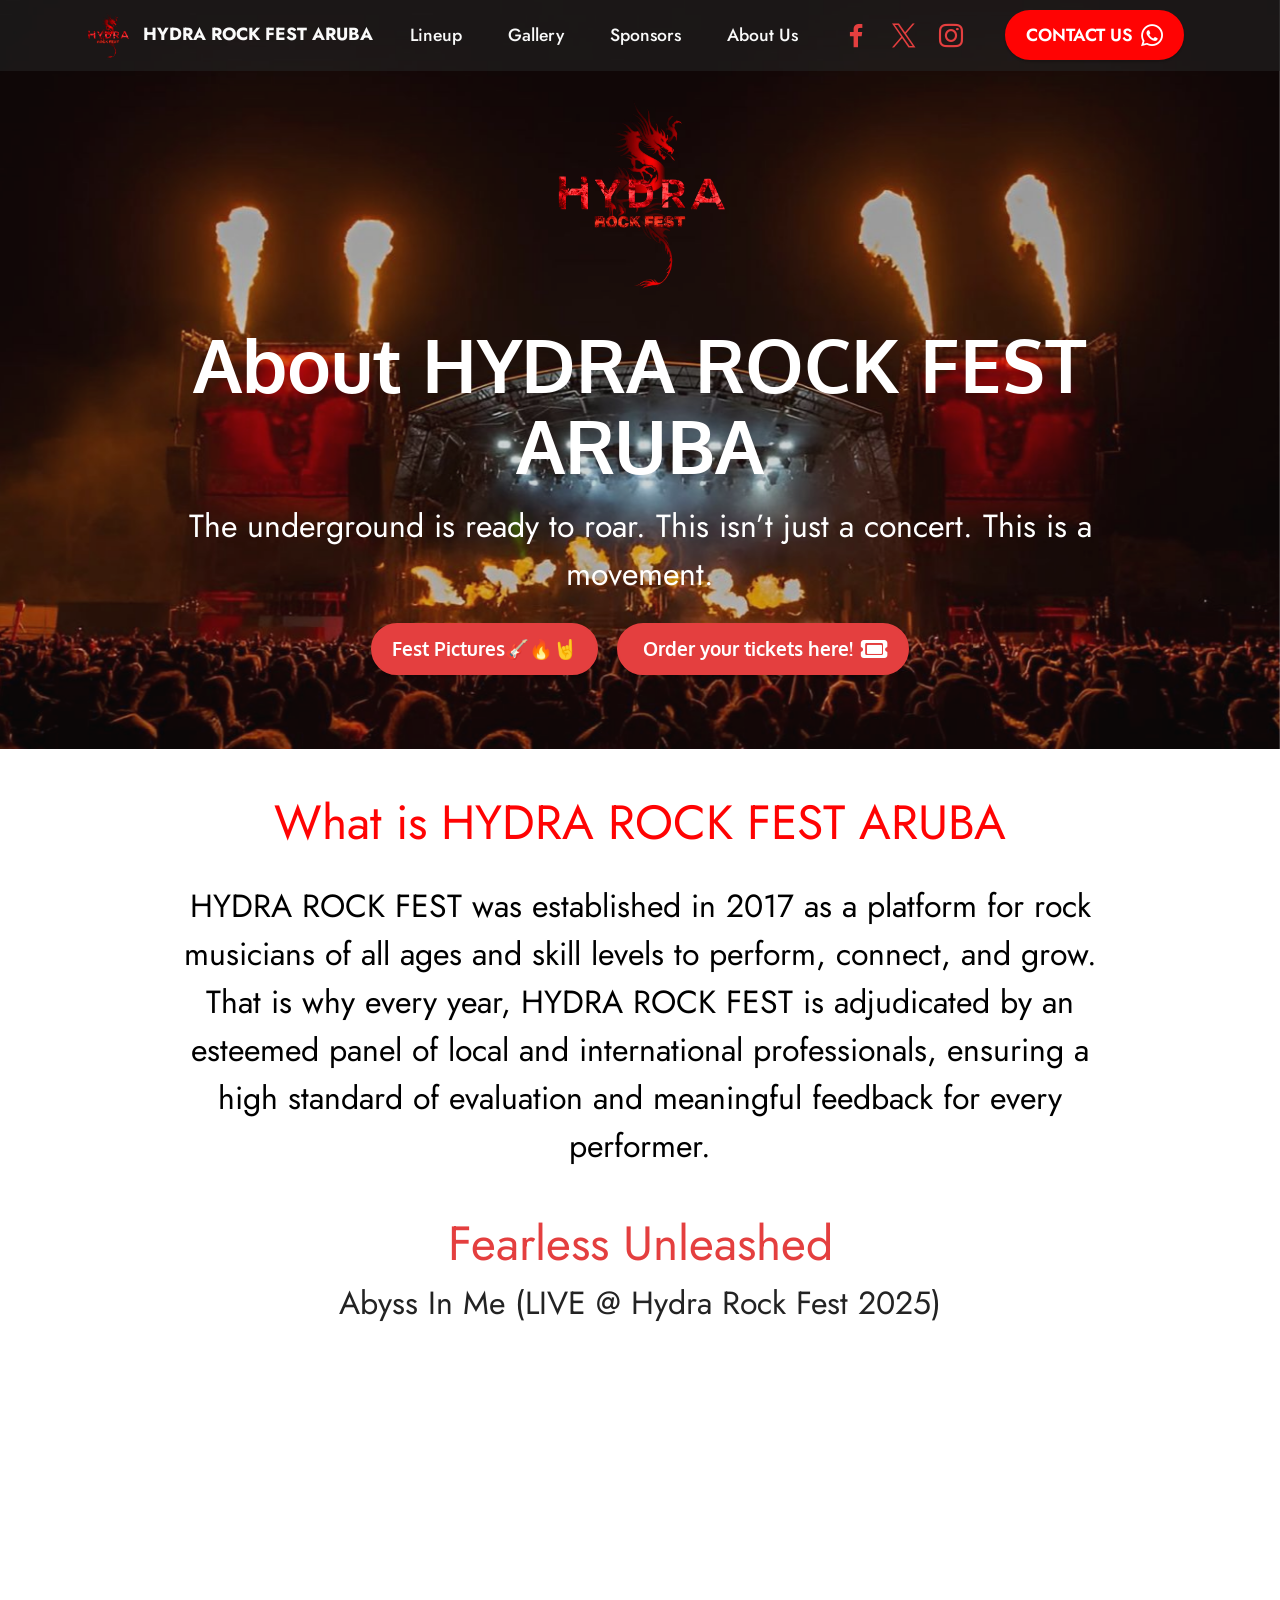
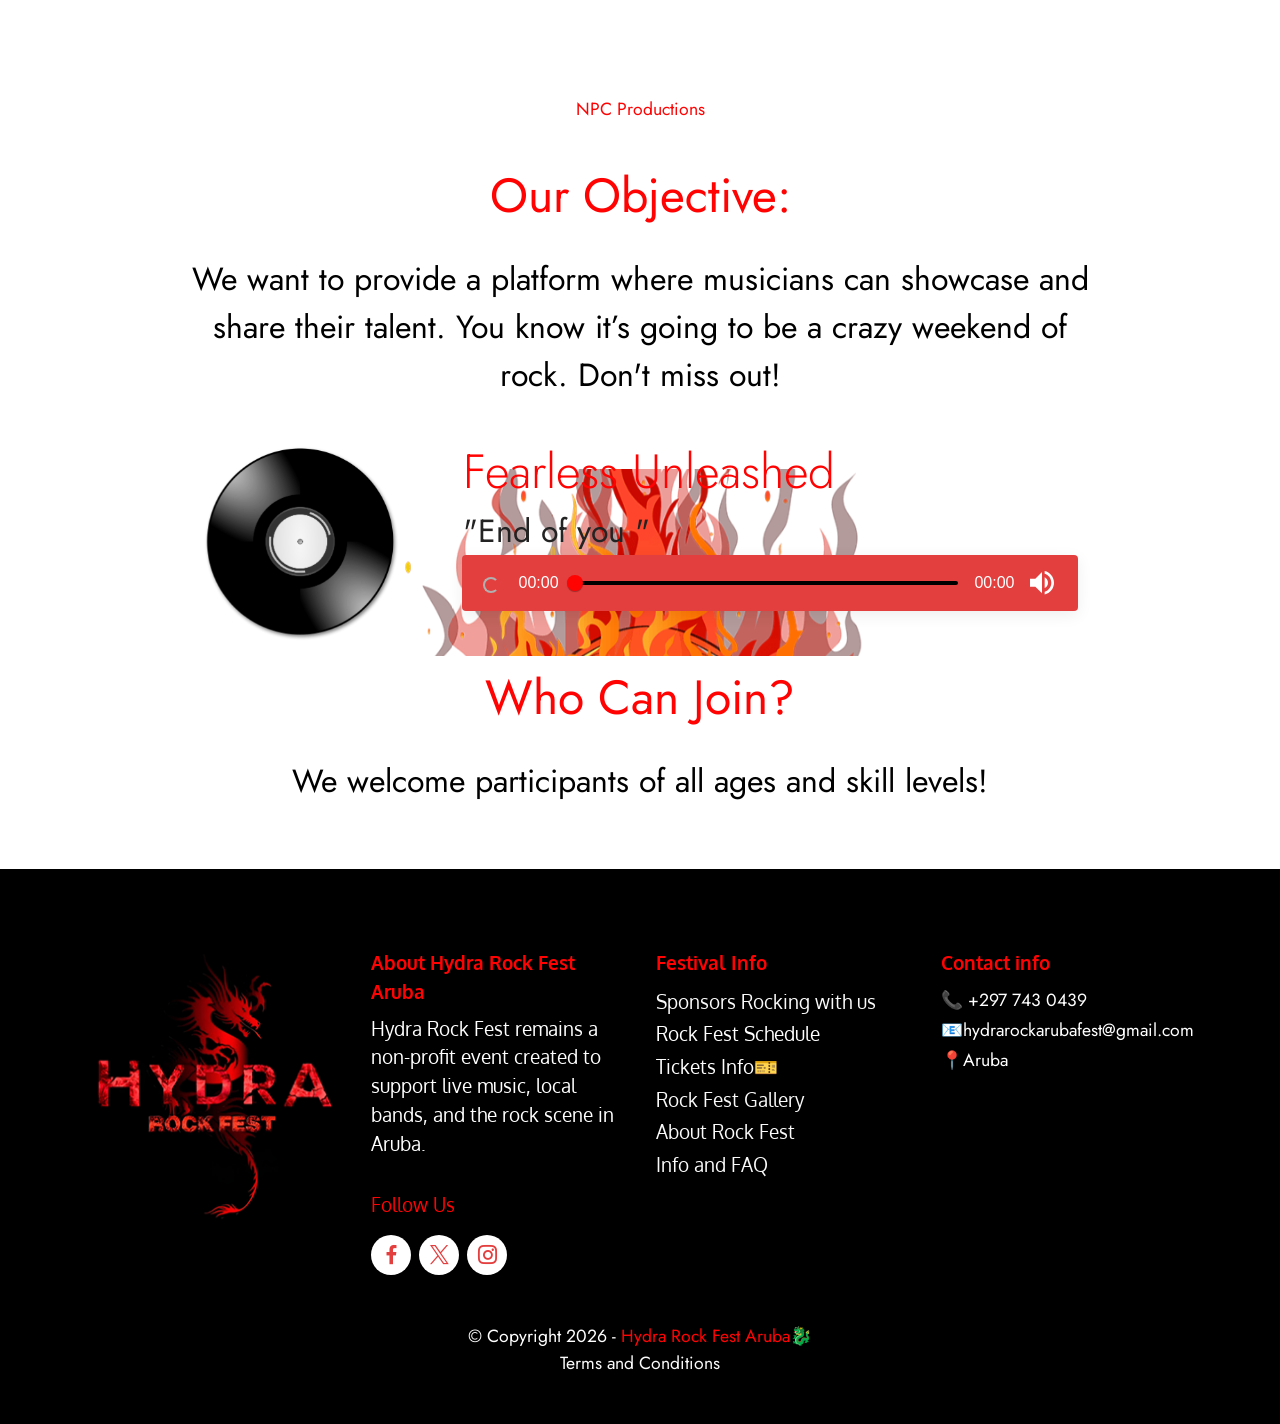
<file: HYDRA-ROCK-FEST-ARUBA-About-Us.html>
<!DOCTYPE html>
<html  lang="en">
<head>
  
  <meta charset="UTF-8">
  <meta http-equiv="X-UA-Compatible" content="IE=edge">
  
  <meta name="twitter:card" content="summary_large_image"/>
  <meta name="twitter:image:src" content="assets/images/HYDRA-ROCK-FEST-ARUBA-About-Us-meta.jpeg">
  <meta property="og:image" content="assets/images/HYDRA-ROCK-FEST-ARUBA-About-Us-meta.jpeg">
  <meta name="twitter:title" content="HYDRA ROCK FEST ARUBA - About US">
  <meta name="viewport" content="width=device-width, initial-scale=1, minimum-scale=1">
  <link rel="shortcut icon" href="assets/images/header-hydra-rock-fest-aruba-logo.png" type="image/x-icon">
  <meta name="description" content="Get ready for an event of the very best rock music in Aruba, brought to you by HYDRA ROCK FEST. Hydra Rock Fest remains a non-profit event created to support live music, local bands, and the rock scene in Aruba.">
  
  
  <title>HYDRA ROCK FEST ARUBA - About US</title>
  <link rel="stylesheet" href="assets/font-awesome-solid/../css/fontawesome.min.css">
  <link rel="stylesheet" href="assets/font-awesome-solid/css/solid.min.css">
  <link rel="stylesheet" href="assets/bootstrap/css/bootstrap.min.css">
  <link rel="stylesheet" href="assets/parallax/jarallax.css">
  <link rel="stylesheet" href="assets/animatecss/animate.css">
  <link rel="stylesheet" href="assets/dropdown/css/style.css">
  <link rel="stylesheet" href="assets/socicon/css/styles.css">
  <link rel="stylesheet" href="assets/theme/css/style.css">
  <link rel="preload" href="https://fonts.googleapis.com/css?family=Oxygen:300,400,700&display=swap" as="style" onload="this.onload=null;this.rel='stylesheet'">
  <noscript><link rel="stylesheet" href="https://fonts.googleapis.com/css?family=Oxygen:300,400,700&display=swap"></noscript>
  <link rel="preload" href="https://fonts.googleapis.com/css?family=Jost:100,200,300,400,500,600,700,800,900,100i,200i,300i,400i,500i,600i,700i,800i,900i&display=swap" as="style" onload="this.onload=null;this.rel='stylesheet'">
  <noscript><link rel="stylesheet" href="https://fonts.googleapis.com/css?family=Jost:100,200,300,400,500,600,700,800,900,100i,200i,300i,400i,500i,600i,700i,800i,900i&display=swap"></noscript>
  <link rel="preload" as="style" href="assets/mobirise/css/mbr-additional.css?v=jpAVUp"><link rel="stylesheet" href="assets/mobirise/css/mbr-additional.css?v=jpAVUp" type="text/css">

  
  
  
</head>
<body>
  
  <section data-bs-version="5.1" class="menu menu3 cid-vgaEC6ghcu" once="menu" id="menu3-12">
    
    <nav class="navbar navbar-dropdown navbar-fixed-top navbar-expand-lg">
        <div class="container">
            <div class="navbar-brand">
                <span class="navbar-logo">
                    <a href="index.html">
                        <img src="assets/images/header-hydra-rock-fest-aruba-logo.png" alt="HYDRA ROCK FEST ARUBA logo" style="height: 3rem;">
                    </a>
                </span>
                <span class="navbar-caption-wrap"><a class="navbar-caption text-white display-4" href="index.html"> HYDRA ROCK FEST ARUBA</a></span>
            </div>
            <button class="navbar-toggler" type="button" data-toggle="collapse" data-bs-toggle="collapse" data-target="#navbarSupportedContent" data-bs-target="#navbarSupportedContent" aria-controls="navbarNavAltMarkup" aria-expanded="false" aria-label="Toggle navigation">
                <div class="hamburger">
                    <span></span>
                    <span></span>
                    <span></span>
                    <span></span>
                </div>
            </button>
            <div class="collapse navbar-collapse" id="navbarSupportedContent">
                <ul class="navbar-nav nav-dropdown" data-app-modern-menu="true"><li class="nav-item"><a class="nav-link link text-white display-4" href="index.html#gallery-Headliners-Bands">
                            Lineup</a></li><li class="nav-item"><a class="nav-link link text-white display-4" href="HYDRA-ROCK-FEST-ARUBA-Gallery.html">Gallery</a></li><li class="nav-item"><a class="nav-link link text-white text-primary display-4" href="index.html#slider-shoutout-to-our-sponsors">Sponsors</a></li><li class="nav-item"><a class="nav-link link text-white display-4" href="HYDRA-ROCK-FEST-ARUBA-About-Us.html">
                            About Us</a></li></ul>
                <div class="icons-menu">
                    <a class="iconfont-wrapper" href="https://www.facebook.com/p/Hydra-Rock-Fest-aruba-100086524647809/" target="_blank">
                        <span class="p-2 mbr-iconfont socicon-facebook socicon"></span>
                    </a>
                    <a class="iconfont-wrapper" href="index.html">
                        <span class="p-2 mbr-iconfont socicon-twitter socicon"></span>
                    </a>
                    <a class="iconfont-wrapper" href="https://www.instagram.com/hydrarockfestaruba1/" target="_blank">
                        <span class="p-2 mbr-iconfont socicon-instagram socicon"></span>
                    </a>
                    
                </div>
                <div class="navbar-buttons mbr-section-btn"><a class="btn btn-primary display-4" href="https://wa.me/+2977430439?text=Hi there! Welcome to HYDRA ROCK FEST ARUBA.Get ready for an event created to support live music, local bands, and the best rock scene in Aruba, brought to you by HYDRA ROCK FEST.%20Let’s build another unforgettable night for the rock community." target="_blank"><span class="socicon socicon-whatsapp mbr-iconfont mbr-iconfont-btn"></span>CONTACT US</a></div>
            </div>
        </div>
    </nav>
</section>

<section data-bs-version="5.1" class="header9 cid-vgaEC71ZhZ mbr-parallax-background" id="header9-13">

    

    
    <div class="mbr-overlay" style="opacity: 0.2; background-color: rgb(35, 35, 35);"></div>

    <div class="text-center container-fluid">
        <div class="row justify-content-center">
            <div class="col-md-12 col-lg-9">
                <div class="image-wrap mb-4">
                    <a href="index.html"><img src="assets/images/header-hydra-rock-fest-aruba-logo.png" alt="HYDRA ROCK FEST ARUBA logo header"></a>
                </div>
                <h1 class="mbr-section-title mbr-fonts-style mb-3 display-1"><strong>About HYDRA ROCK FEST ARUBA</strong></h1>
                <p class="mbr-text mbr-fonts-style display-5">The underground is ready to roar. This isn’t just a concert. This is a movement.</p>
                <div class="mbr-section-btn mt-3"><a class="btn btn-secondary display-7" href="HYDRA-ROCK-FEST-ARUBA-Gallery.html">Fest Pictures🎸🔥🤘</a>
                    <a class="btn btn-secondary display-7" href="index.html#footer-Hydra-Rock-Fest-Aruba"><span class="fas fa-ticket mbr-iconfont mbr-iconfont-btn"></span>&nbsp;Order your tickets here!</a></div>
            </div>
        </div>
    </div>
</section>

<section data-bs-version="5.1" class="content5 cid-vgaEC7whgN" id="What-is-HYDRA-ROCK-FEST-ARUBA">
    
    <div class="container">
        <div class="row justify-content-center">
            <div class="col-md-12 col-lg-10">
                
                <h2 class="mbr-section-subtitle mbr-fonts-style mb-4 display-2">What is HYDRA ROCK FEST ARUBA</h2>
                <p class="mbr-text mbr-fonts-style display-5">HYDRA ROCK FEST was established in 2017 as a platform for rock musicians of all ages and skill levels to perform, connect, and grow. That is why every year, HYDRA ROCK FEST is adjudicated by an esteemed panel of local and international professionals, ensuring a high standard of evaluation and meaningful feedback for every performer.</p>
            </div>
        </div>
    </div>
</section>

<section data-bs-version="5.1" class="video2 cid-vgqBJqy3Bn" id="video-Fearless-Unleashed">
    
    
    
    <div class="container">
        <div class="mbr-section-head">
            <h4 class="mbr-section-title mbr-fonts-style mb-0 display-2">Fearless Unleashed</h4>
            <h5 class="mbr-section-subtitle mbr-fonts-style mb-0 mt-2 display-5">Abyss In Me (LIVE @ Hydra Rock Fest 2025)</h5>
        </div>
        <div class="row justify-content-center mt-4">
            <div class="col-12 col-md-6 video-block">
                <div class="video-wrapper"><iframe class="mbr-embedded-video" src="https://www.youtube.com/embed/AWqPwvvgk9s?rel=0&amp;amp;mute=1&amp;showinfo=0&amp;autoplay=1&amp;loop=1&amp;playlist=AWqPwvvgk9s" width="1280" height="720" frameborder="0" allowfullscreen></iframe></div>
                <p class="mbr-text pt-2 mbr-fonts-style display-4"><br><a href="https://www.youtube.com/@npcaw" class="text-primary" target="_blank">NPC Productions</a></p>
            </div>
        </div>
    </div>
</section>

<section data-bs-version="5.1" class="content5 cid-vgaGkgRSoO" id="HYDRA-ROCK-FEST-ARUBA-Objective">
    
    <div class="container">
        <div class="row justify-content-center">
            <div class="col-md-12 col-lg-10">
                
                <h2 class="mbr-section-subtitle mbr-fonts-style mb-4 display-2">Our Objective:</h2>
                <p class="mbr-text mbr-fonts-style display-5">We want to provide a platform where musicians can showcase and share their talent. You know it’s going to be a crazy weekend of rock.&nbsp;Don't miss out!</p>
            </div>
        </div>
    </div>
</section>

<section class="mbr-section content6 cid-vguD771WKs mbr-parallax-background" id="audio-Fearless-Unleashed">
   
    
          

        <div class="media-container-row">
            <div class="col-12 col-md-8">
                <div class="media-container-row">
                    <div class="mbr-figure">
                      <img class="imgcenter" src="assets/images/mbr-563x563.png" alt="">  
                    </div>
                    <div class="media-content">
                        <div class="mbr-section-text">
                           
                <h3 class="mbr-section-subtitle align-center mbr-light mbr-fonts-style display-2">Fearless Unleashed</h3>

                            <p class="mbr-text mb-0 mbr-fonts-style display-5">"End of you "&nbsp;</p>
                            
                        </div>
<div class="row justify-content-center">
<div class="ready-player-1 player">
        <audio crossorigin="" preload="PreLoad">
            <source type="audio/mpeg" src="https://hydrarockarubafest.pages.dev/End-of-you-Fearless-Unleashed.mp3">
            <source type="audio/ogg" src="https://hydrarockarubafest.pages.dev/End-of-you-Fearless-Unleashed.mp3">
            <source type="audio/wav" src="https://hydrarockarubafest.pages.dev/End-of-you-Fearless-Unleashed.mp3">
           
        </audio>


 <script>
        document.addEventListener('DOMContentLoaded', function() {
            GreenAudioPlayer.init({
                selector: '.player',
                stopOthersOnPlay: true
            });

            GreenAudioPlayer.init({
                selector: '.player-with-download',
                stopOthersOnPlay: true,
                showDownloadButton: true,
                enableKeystrokes: true
            });

            GreenAudioPlayer.init({
                selector: '.player-with-accessibility',
                stopOthersOnPlay: true,
                enableKeystrokes: true
            });
        });
    </script>
</div>
    </div>
        <div class="hidden">
<svg xmlns="http://www.w3.org/2000/svg" xml:space="preserve" width="800px" height="267px" version="1.1" style="shape-rendering:geometricPrecision; text-rendering:geometricPrecision; image-rendering:optimizeQuality; fill-rule:evenodd; clip-rule:evenodd" viewBox="0 0 800 266.67" xmlns:xlink="http://www.w3.org/1999/xlink">
 <g id="Plan_x0020_1">
  <metadata id="CorelCorpID_0Corel-Layer"></metadata>
  <rect x="27.27" y="118.39" width="653.97" height="77.23" fill="#e43f3f"></rect>
  <rect x="696.04" y="55.95" width="65.73" height="203.75" fill="#ffffff" style="opacity: 0.5;"></rect>
  <polygon points="77.28,154.27 64.16,163.12 51.05,171.98 51.05,154.27 51.05,136.56 64.16,145.41 " fill="#ffffff"></polygon>
  <text x="94.71" y="160.77" fill="#ffffff">00:00</text>
  <text x="487.29" y="160.77" fill="#ffffff">00:00</text>
  <rect x="147.72" y="152.39" width="156.97" height="3.76" fill="#ff6666"></rect>
  <rect x="317.45" y="152.39" width="157.87" height="3.76" fill="#000000"></rect>
  <circle cx="311.75" cy="154.52" r="13.12" fill="#ff0303"></circle>
  <polygon points="712.37,13.16 728.5,13.16 739.59,5.94 739.62,24.21 739.65,42.48 729.94,35.26 712.37,35.26 " fill="#ff6666"></polygon>
  <rect transform="matrix(2.64845E-14 -0.803535 1 2.12813E-14 726.013 242.808)" width="118.55" height="5.77" fill="#ff6666"></rect>
  <rect transform="matrix(2.64845E-14 -0.57436 1 1.52117E-14 726.013 135.441)" width="118.55" height="5.77" fill="#000000"></rect>
  <circle cx="728.76" cy="139.54" r="13.12" fill="#ff0303"></circle>
  <g>
   
  </g>
  <polygon points="546.22,142.66 562.35,142.66 573.45,135.44 573.47,153.71 573.5,171.98 563.79,164.76 546.22,164.76 " fill="#ffffff"></polygon>
 </g>
</svg>
</div>
                </div>
            </div>
        </div>
    </div>
</section>

<section data-bs-version="5.1" class="content5 cid-vgaGu25y2T" id="Who-Can-Join">
    
    <div class="container">
        <div class="row justify-content-center">
            <div class="col-md-12 col-lg-10">
                
                <h2 class="mbr-section-subtitle mbr-fonts-style mb-4 display-2">Who Can Join?</h2>
                <p class="mbr-text mbr-fonts-style display-5">We welcome participants of all ages and skill levels!</p>
            </div>
        </div>
    </div>
</section>

<section data-bs-version="5.1" class="footer4 cid-vgdh1Zut86" once="footers" id="footer4-1y">

    

    
    
    <div class="container">
        <div class="row mbr-white">
            <div class="col-6 col-lg-3">
                <div class="media-wrap col-md-12 col-12">
                    <a href="index.html">
                        <img src="assets/images/hydra-rock-fest-aruba-logo-footer.png" alt="HYDRA ROCK FEST ARUBA logo footer">
                    </a>
                </div>
            </div>
            <div class="col-12 col-md-6 col-lg-3">
                <h5 class="mbr-section-subtitle mbr-fonts-style mb-2 display-7">
                    <strong>About Hydra Rock Fest Aruba</strong></h5>
                <p class="mbr-text mbr-fonts-style mb-4 display-7">
                    Hydra Rock Fest remains a non-profit event created to support live music, local bands, and the rock scene in Aruba.</p>
                <h5 class="mbr-section-subtitle mbr-fonts-style mb-3 display-7">
                    Follow Us
                </h5>
                <div class="social-row display-7">
                    <div class="soc-item">
                        <a href="https://www.facebook.com/p/Hydra-Rock-Fest-aruba-100086524647809/" target="_blank">
                            <span class="mbr-iconfont socicon-facebook socicon" style="color: rgb(228, 63, 63); fill: rgb(228, 63, 63);"></span>
                        </a>
                    </div>
                    <div class="soc-item">
                        <a href="index.html">
                            <span class="mbr-iconfont socicon-twitter socicon" style="color: rgb(228, 63, 63); fill: rgb(228, 63, 63);"></span>
                        </a>
                    </div>
                    <div class="soc-item">
                        <a href="https://www.instagram.com/hydrarockfestaruba1/" target="_blank">
                            <span class="mbr-iconfont socicon-instagram socicon" style="color: rgb(228, 63, 63); fill: rgb(228, 63, 63);"></span>
                        </a>
                    </div>
                    
                </div>
            </div>
            <div class="col-12 col-md-6 col-lg-3">
                <h5 class="mbr-section-subtitle mbr-fonts-style mb-2 display-7"><strong>Festival Info</strong></h5>
                <ul class="list mbr-fonts-style display-7">
                    <li class="mbr-text item-wrap"><span style="font-size: 1.2rem;"><a href="index.html#slider-our-partners" class="text-white">Sponsors Rocking with us</a></span></li><li class="mbr-text item-wrap"><span style="font-size: 1.2rem;">Rock Fest Schedule</span></li><li class="mbr-text item-wrap">Tickets Info🎫</li><li class="mbr-text item-wrap"><a href="HYDRA-ROCK-FEST-ARUBA-Gallery.html" class="text-white">Rock Fest Gallery</a></li><li class="mbr-text item-wrap"><a href="HYDRA-ROCK-FEST-ARUBA-About-Us.html" class="text-white">About Rock Fest</a></li>
                    <li class="mbr-text item-wrap"><a href="HYDRA-ROCK-FEST-ARUBA-FAQ.html" class="text-white">Info and FAQ</a></li>
                </ul>
            </div>
            <div class="col-12 col-md-6 col-lg-3">
                <h5 class="mbr-section-subtitle mbr-fonts-style mb-2 display-7"><strong>Contact info</strong></h5>
                <ul class="list mbr-fonts-style display-4">
                    <li class="mbr-text item-wrap">📞 +297 743 0439</li><li class="mbr-text item-wrap">📧hydrarockarubafest@gmail.com</li><li class="mbr-text item-wrap">📍Aruba</li>
                </ul>
            </div>
            <div class="col-12 mt-4">
                <p class="mbr-text mb-0 mbr-fonts-style copyright align-center display-4">
                    © Copyright 2026 - <a href="index.html" class="text-primary">Hydra Rock Fest Aruba🐉</a><br><a href="index.html" class="text-primary"></a><a href="HYDRA-ROCK-FEST-ARUBA-terms-conditions.html" class="text-white text-primary">Terms and Conditions</a><br>
                </p>
            </div>
        </div>
    </div>
</section><section><a href="https://mobiri.se"></a><a href="https://mobiri.se"></a></section><script src="assets/bootstrap/js/bootstrap.bundle.min.js"></script>  <script src="assets/parallax/jarallax.js"></script>  <script src="assets/smoothscroll/smooth-scroll.js"></script>  <script src="assets/ytplayer/index.js"></script>  <script src="assets/dropdown/js/navbar-dropdown.js"></script>  <script src="assets/playervimeo/vimeo_player.js"></script>  <script src="assets/audiobar/audiobar.js"></script>  <script src="assets/theme/js/script.js"></script>  
  
  
  <input name="animation" type="hidden">
  </body>
</html>
</file>
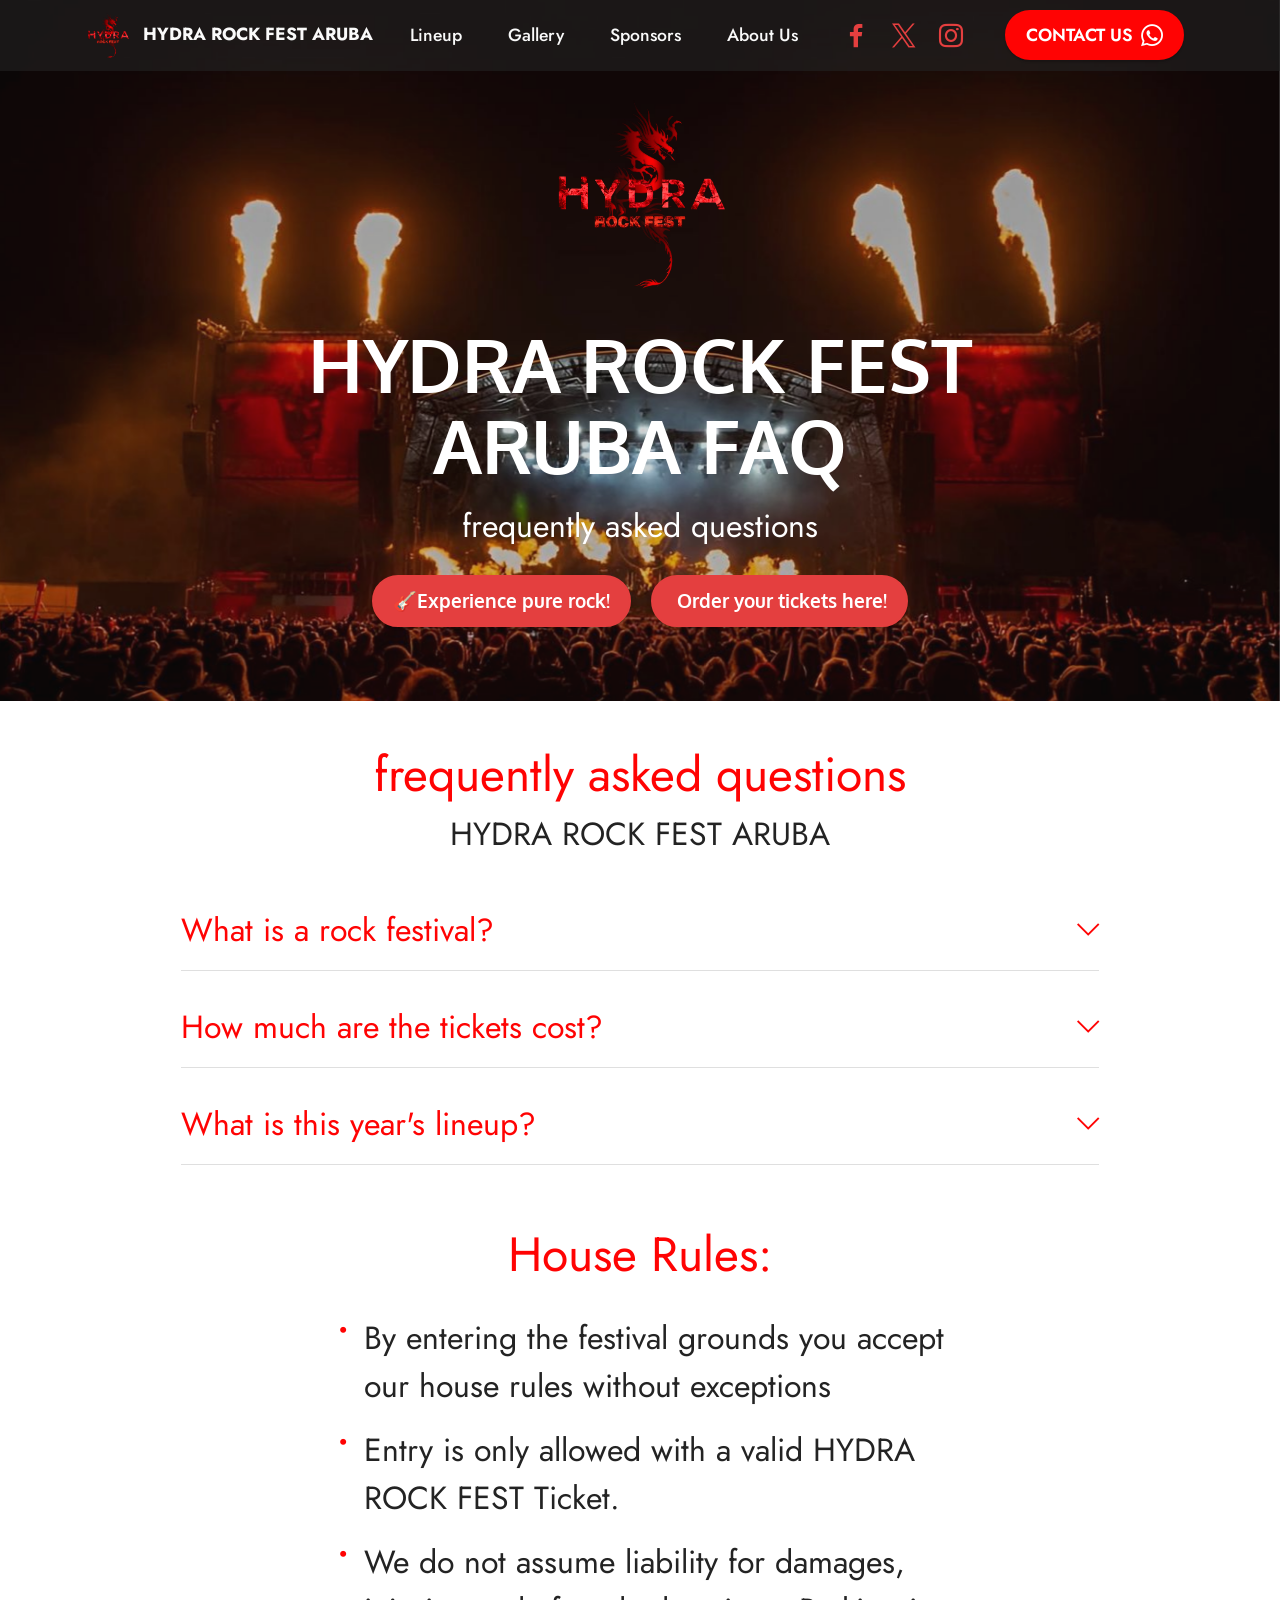
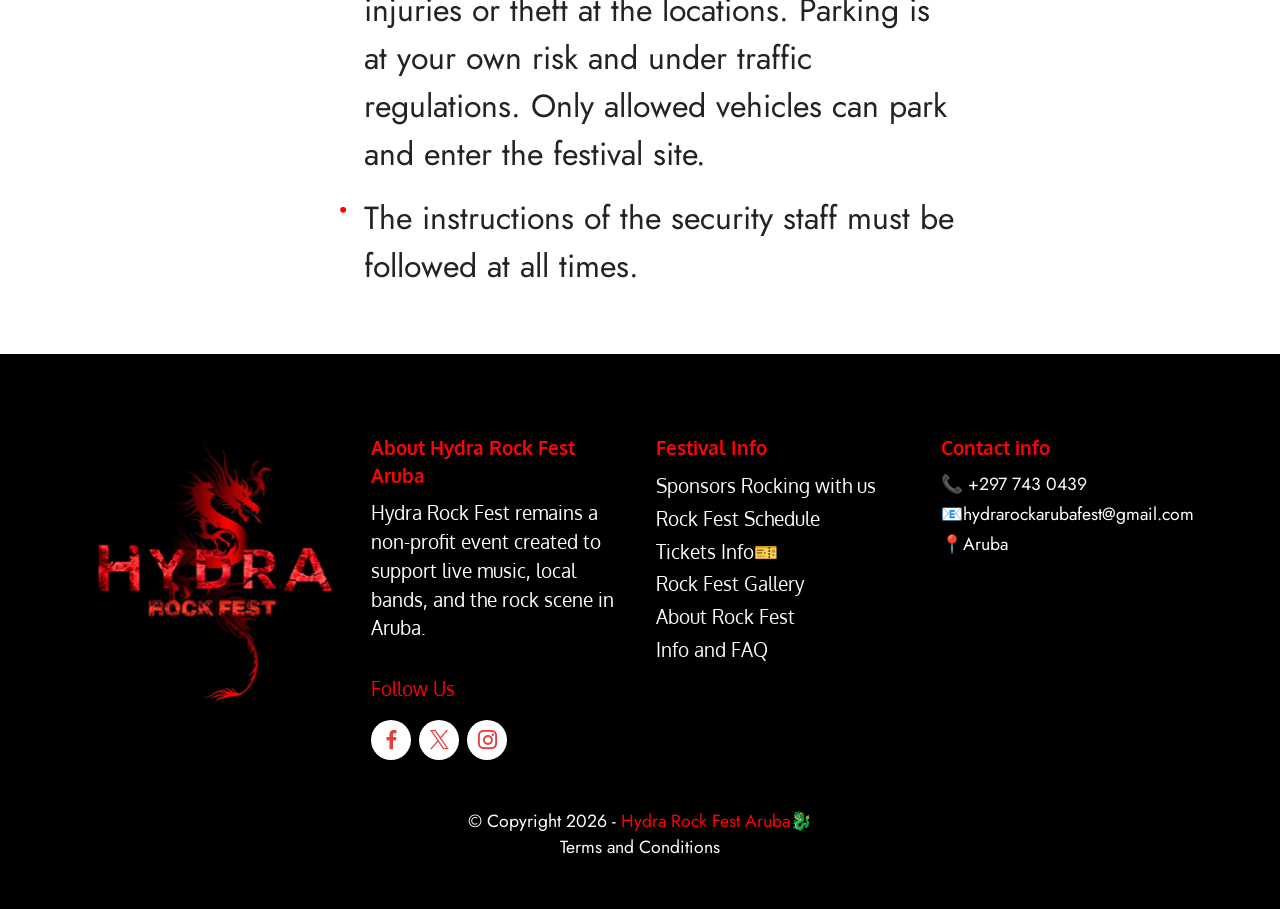
<file: HYDRA-ROCK-FEST-ARUBA-FAQ.html>
<!DOCTYPE html>
<html  lang="en">
<head>
  
  <meta charset="UTF-8">
  <meta http-equiv="X-UA-Compatible" content="IE=edge">
  
  <meta name="twitter:card" content="summary_large_image"/>
  <meta name="twitter:image:src" content="assets/images/HYDRA-ROCK-FEST-ARUBA-FAQ-meta.jpeg">
  <meta property="og:image" content="assets/images/HYDRA-ROCK-FEST-ARUBA-FAQ-meta.jpeg">
  <meta name="twitter:title" content="HYDRA ROCK FEST ARUBA - FAQ">
  <meta name="viewport" content="width=device-width, initial-scale=1, minimum-scale=1">
  <link rel="shortcut icon" href="assets/images/header-hydra-rock-fest-aruba-logo.png" type="image/x-icon">
  <meta name="description" content="Get ready for an event of the very best rock music in Aruba, brought to you by HYDRA ROCK FEST. Hydra Rock Fest remains a non-profit event created to support live music, local bands, and the rock scene in Aruba.">
  
  
  <title>HYDRA ROCK FEST ARUBA - FAQ</title>
  <link rel="stylesheet" href="assets/web/assets/mobirise-icons2/mobirise2.css">
  <link rel="stylesheet" href="assets/web/assets/mobirise-icons/mobirise-icons.css">
  <link rel="stylesheet" href="assets/bootstrap/css/bootstrap.min.css">
  <link rel="stylesheet" href="assets/parallax/jarallax.css">
  <link rel="stylesheet" href="assets/animatecss/animate.css">
  <link rel="stylesheet" href="assets/dropdown/css/style.css">
  <link rel="stylesheet" href="assets/socicon/css/styles.css">
  <link rel="stylesheet" href="assets/theme/css/style.css">
  <link rel="preload" href="https://fonts.googleapis.com/css?family=Oxygen:300,400,700&display=swap" as="style" onload="this.onload=null;this.rel='stylesheet'">
  <noscript><link rel="stylesheet" href="https://fonts.googleapis.com/css?family=Oxygen:300,400,700&display=swap"></noscript>
  <link rel="preload" href="https://fonts.googleapis.com/css?family=Jost:100,200,300,400,500,600,700,800,900,100i,200i,300i,400i,500i,600i,700i,800i,900i&display=swap" as="style" onload="this.onload=null;this.rel='stylesheet'">
  <noscript><link rel="stylesheet" href="https://fonts.googleapis.com/css?family=Jost:100,200,300,400,500,600,700,800,900,100i,200i,300i,400i,500i,600i,700i,800i,900i&display=swap"></noscript>
  <link rel="preload" as="style" href="assets/mobirise/css/mbr-additional.css?v=BD4D5h"><link rel="stylesheet" href="assets/mobirise/css/mbr-additional.css?v=BD4D5h" type="text/css">

  
  
  
</head>
<body>
  
  <section data-bs-version="5.1" class="menu menu3 cid-vgaIPKRF7f" once="menu" id="menu3-1g">
    
    <nav class="navbar navbar-dropdown navbar-fixed-top navbar-expand-lg">
        <div class="container">
            <div class="navbar-brand">
                <span class="navbar-logo">
                    <a href="index.html">
                        <img src="assets/images/header-hydra-rock-fest-aruba-logo.png" alt="HYDRA ROCK FEST ARUBA logo" style="height: 3rem;">
                    </a>
                </span>
                <span class="navbar-caption-wrap"><a class="navbar-caption text-white display-4" href="index.html"> HYDRA ROCK FEST ARUBA</a></span>
            </div>
            <button class="navbar-toggler" type="button" data-toggle="collapse" data-bs-toggle="collapse" data-target="#navbarSupportedContent" data-bs-target="#navbarSupportedContent" aria-controls="navbarNavAltMarkup" aria-expanded="false" aria-label="Toggle navigation">
                <div class="hamburger">
                    <span></span>
                    <span></span>
                    <span></span>
                    <span></span>
                </div>
            </button>
            <div class="collapse navbar-collapse" id="navbarSupportedContent">
                <ul class="navbar-nav nav-dropdown" data-app-modern-menu="true"><li class="nav-item"><a class="nav-link link text-white display-4" href="index.html#gallery-Headliners-Bands">
                            Lineup</a></li><li class="nav-item"><a class="nav-link link text-white display-4" href="HYDRA-ROCK-FEST-ARUBA-Gallery.html">Gallery</a></li><li class="nav-item"><a class="nav-link link text-white text-primary display-4" href="index.html#slider-shoutout-to-our-sponsors">Sponsors</a></li><li class="nav-item"><a class="nav-link link text-white display-4" href="HYDRA-ROCK-FEST-ARUBA-About-Us.html">
                            About Us</a></li></ul>
                <div class="icons-menu">
                    <a class="iconfont-wrapper" href="https://www.facebook.com/p/Hydra-Rock-Fest-aruba-100086524647809/" target="_blank">
                        <span class="p-2 mbr-iconfont socicon-facebook socicon"></span>
                    </a>
                    <a class="iconfont-wrapper" href="index.html">
                        <span class="p-2 mbr-iconfont socicon-twitter socicon"></span>
                    </a>
                    <a class="iconfont-wrapper" href="https://www.instagram.com/hydrarockfestaruba1/" target="_blank">
                        <span class="p-2 mbr-iconfont socicon-instagram socicon"></span>
                    </a>
                    
                </div>
                <div class="navbar-buttons mbr-section-btn"><a class="btn btn-primary display-4" href="https://wa.me/+2977430439?text=Hi there! Welcome to HYDRA ROCK FEST ARUBA.Get ready for an event created to support live music, local bands, and the best rock scene in Aruba, brought to you by HYDRA ROCK FEST.%20Let’s build another unforgettable night for the rock community." target="_blank"><span class="socicon socicon-whatsapp mbr-iconfont mbr-iconfont-btn"></span>CONTACT US</a></div>
            </div>
        </div>
    </nav>
</section>

<section data-bs-version="5.1" class="header9 cid-vgaIPLBOyL mbr-parallax-background" id="HYDRA-ROCK-FEST-ARUBA-FAQ">

    

    
    <div class="mbr-overlay" style="opacity: 0.2; background-color: rgb(35, 35, 35);"></div>

    <div class="text-center container-fluid">
        <div class="row justify-content-center">
            <div class="col-md-12 col-lg-9">
                <div class="image-wrap mb-4">
                    <a href="index.html"><img src="assets/images/header-hydra-rock-fest-aruba-logo.png" alt="HYDRA ROCK FEST ARUBA logo header"></a>
                </div>
                <h1 class="mbr-section-title mbr-fonts-style mb-3 display-1"><strong>HYDRA ROCK FEST ARUBA FAQ</strong></h1>
                <p class="mbr-text mbr-fonts-style display-5">
                    frequently asked questions</p>
                <div class="mbr-section-btn mt-3"><a class="btn btn-secondary display-7" href="index.html#gallery-Headliners-Bands">🎸Experience pure rock!</a>
                    <a class="btn btn-secondary display-7" href="index.html#footer-Hydra-Rock-Fest-Aruba">&nbsp;Order your tickets here!</a></div>
            </div>
        </div>
    </div>
</section>

<section data-bs-version="5.1" class="content17 cid-vgaJtMStIu" id="frequently-asked-questions">

    

    
    
    
    <div class="container">
        
            <div class="row justify-content-center">
                <div class="col-12 col-md-10">
                    <div class="section-head align-center mb-4">
                        <h3 class="mbr-section-title mb-0 mbr-fonts-style display-2">frequently asked questions</h3>
                        <h4 class="mbr-section-subtitle mt-2 mb-0 mbr-fonts-style display-5">HYDRA ROCK FEST ARUBA</h4>
                    </div>
                    
                    <div id="bootstrap-toggle" class="toggle-panel accordionStyles tab-content">
                        <div class="card mb-3">
                            <div class="card-header" role="tab" id="headingOne">
                                <a role="button" class="collapsed panel-title text-black" data-toggle="collapse" data-bs-toggle="collapse" data-core="" href="#collapse1_31" aria-expanded="false" aria-controls="collapse1">
                                    <h6 class="panel-title-edit mbr-fonts-style mb-0 display-5">What is a rock festival?</h6>
                                    <span class="sign mbr-iconfont mbri-arrow-down"></span>
                                </a>
                            </div>
                            <div id="collapse1_31" class="panel-collapse noScroll collapse" role="tabpanel" aria-labelledby="headingOne">
                                <div class="panel-body">
                                    <p class="mbr-fonts-style panel-text display-7">A rock festival is a series of musical performances by various artists, typically held over several days, showcasing a broad array of popular music trends.</p>
                                </div>
                            </div>
                        </div>
                        <div class="card mb-3">
                            <div class="card-header" role="tab" id="headingTwo">
                                <a role="button" class="collapsed panel-title text-black" data-toggle="collapse" data-bs-toggle="collapse" data-core="" href="#collapse2_31" aria-expanded="false" aria-controls="collapse2">
                                    <h6 class="panel-title-edit mbr-fonts-style mb-0 display-5">How much are the tickets cost?</h6>
                                    <span class="sign mbr-iconfont mbri-arrow-down"></span>
                                </a>

                            </div>
                            <div id="collapse2_31" class="panel-collapse noScroll collapse" role="tabpanel" aria-labelledby="headingTwo">
                                <div class="panel-body">
                                    <p class="mbr-fonts-style panel-text display-7">Early Bird Tickets are €70 (ex. fee).</p>
                                </div>
                            </div>
                        </div>
                        <div class="card mb-3">
                            <div class="card-header" role="tab" id="headingThree">
                                <a role="button" class="collapsed panel-title text-black" data-toggle="collapse" data-bs-toggle="collapse" data-core="" href="#collapse3_31" aria-expanded="false" aria-controls="collapse3">
                                    <h6 class="panel-title-edit mbr-fonts-style mb-0 display-5"><div>What is this year's lineup?</div></h6>
                                    <span class="sign mbr-iconfont mbri-arrow-down"></span>
                                </a>
                            </div>
                            <div id="collapse3_31" class="panel-collapse noScroll collapse" role="tabpanel" aria-labelledby="headingThree">
                                <div class="panel-body">
                                    <p class="mbr-fonts-style panel-text display-7">Yes, Mobirise is free for both non-profit and commercial sites.</p>
                                </div>
                            </div>
                        </div>
                        
                        
                        
                    </div>
                </div>
            </div>
        </div>
</section>

<section data-bs-version="5.1" class="content8 cid-vggFZDBgBC" id="content8-21">
    
    <div class="container">
        <div class="row justify-content-center">
            <div class="counter-container col-md-12 col-lg-7">
                <h4 class="mbr-section-title mbr-fonts-style mb-4 display-2">House Rules:</h4>
                <div class="mbr-text mbr-fonts-style display-5">
                    <ul>
                        <li>By entering the festival grounds you accept our house rules without exceptions</li><li>Entry is only allowed with a valid HYDRA ROCK FEST Ticket.</li>
                        <li>We do not assume liability for damages, injuries or theft at the locations. Parking is at your own risk and under traffic regulations. Only allowed vehicles can park and enter the festival site.</li>
                        <li>The instructions of the security staff must be followed at all times.</li></ul><ul>
                    </ul>
                </div>
            </div>
        </div>
    </div>
</section>

<section data-bs-version="5.1" class="footer4 cid-vgdh1Zut86" once="footers" id="footer4-1y">

    

    
    
    <div class="container">
        <div class="row mbr-white">
            <div class="col-6 col-lg-3">
                <div class="media-wrap col-md-12 col-12">
                    <a href="index.html">
                        <img src="assets/images/hydra-rock-fest-aruba-logo-footer.png" alt="HYDRA ROCK FEST ARUBA logo footer">
                    </a>
                </div>
            </div>
            <div class="col-12 col-md-6 col-lg-3">
                <h5 class="mbr-section-subtitle mbr-fonts-style mb-2 display-7">
                    <strong>About Hydra Rock Fest Aruba</strong></h5>
                <p class="mbr-text mbr-fonts-style mb-4 display-7">
                    Hydra Rock Fest remains a non-profit event created to support live music, local bands, and the rock scene in Aruba.</p>
                <h5 class="mbr-section-subtitle mbr-fonts-style mb-3 display-7">
                    Follow Us
                </h5>
                <div class="social-row display-7">
                    <div class="soc-item">
                        <a href="https://www.facebook.com/p/Hydra-Rock-Fest-aruba-100086524647809/" target="_blank">
                            <span class="mbr-iconfont socicon-facebook socicon" style="color: rgb(228, 63, 63); fill: rgb(228, 63, 63);"></span>
                        </a>
                    </div>
                    <div class="soc-item">
                        <a href="index.html">
                            <span class="mbr-iconfont socicon-twitter socicon" style="color: rgb(228, 63, 63); fill: rgb(228, 63, 63);"></span>
                        </a>
                    </div>
                    <div class="soc-item">
                        <a href="https://www.instagram.com/hydrarockfestaruba1/" target="_blank">
                            <span class="mbr-iconfont socicon-instagram socicon" style="color: rgb(228, 63, 63); fill: rgb(228, 63, 63);"></span>
                        </a>
                    </div>
                    
                </div>
            </div>
            <div class="col-12 col-md-6 col-lg-3">
                <h5 class="mbr-section-subtitle mbr-fonts-style mb-2 display-7"><strong>Festival Info</strong></h5>
                <ul class="list mbr-fonts-style display-7">
                    <li class="mbr-text item-wrap"><span style="font-size: 1.2rem;"><a href="index.html#slider-our-partners" class="text-white">Sponsors Rocking with us</a></span></li><li class="mbr-text item-wrap"><span style="font-size: 1.2rem;">Rock Fest Schedule</span></li><li class="mbr-text item-wrap">Tickets Info🎫</li><li class="mbr-text item-wrap"><a href="HYDRA-ROCK-FEST-ARUBA-Gallery.html" class="text-white">Rock Fest Gallery</a></li><li class="mbr-text item-wrap"><a href="HYDRA-ROCK-FEST-ARUBA-About-Us.html" class="text-white">About Rock Fest</a></li>
                    <li class="mbr-text item-wrap"><a href="HYDRA-ROCK-FEST-ARUBA-FAQ.html" class="text-white">Info and FAQ</a></li>
                </ul>
            </div>
            <div class="col-12 col-md-6 col-lg-3">
                <h5 class="mbr-section-subtitle mbr-fonts-style mb-2 display-7"><strong>Contact info</strong></h5>
                <ul class="list mbr-fonts-style display-4">
                    <li class="mbr-text item-wrap">📞 +297 743 0439</li><li class="mbr-text item-wrap">📧hydrarockarubafest@gmail.com</li><li class="mbr-text item-wrap">📍Aruba</li>
                </ul>
            </div>
            <div class="col-12 mt-4">
                <p class="mbr-text mb-0 mbr-fonts-style copyright align-center display-4">
                    © Copyright 2026 - <a href="index.html" class="text-primary">Hydra Rock Fest Aruba🐉</a><br><a href="index.html" class="text-primary"></a><a href="HYDRA-ROCK-FEST-ARUBA-terms-conditions.html" class="text-white text-primary">Terms and Conditions</a><br>
                </p>
            </div>
        </div>
    </div>
</section><section><a href="https://mobiri.se"></a><a href="https://mobiri.se"></a></section><script src="assets/bootstrap/js/bootstrap.bundle.min.js"></script>  <script src="assets/parallax/jarallax.js"></script>  <script src="assets/smoothscroll/smooth-scroll.js"></script>  <script src="assets/ytplayer/index.js"></script>  <script src="assets/dropdown/js/navbar-dropdown.js"></script>  <script src="assets/mbr-switch-arrow/mbr-switch-arrow.js"></script>  <script src="assets/theme/js/script.js"></script>  
  
  
  <input name="animation" type="hidden">
  </body>
</html>
</file>
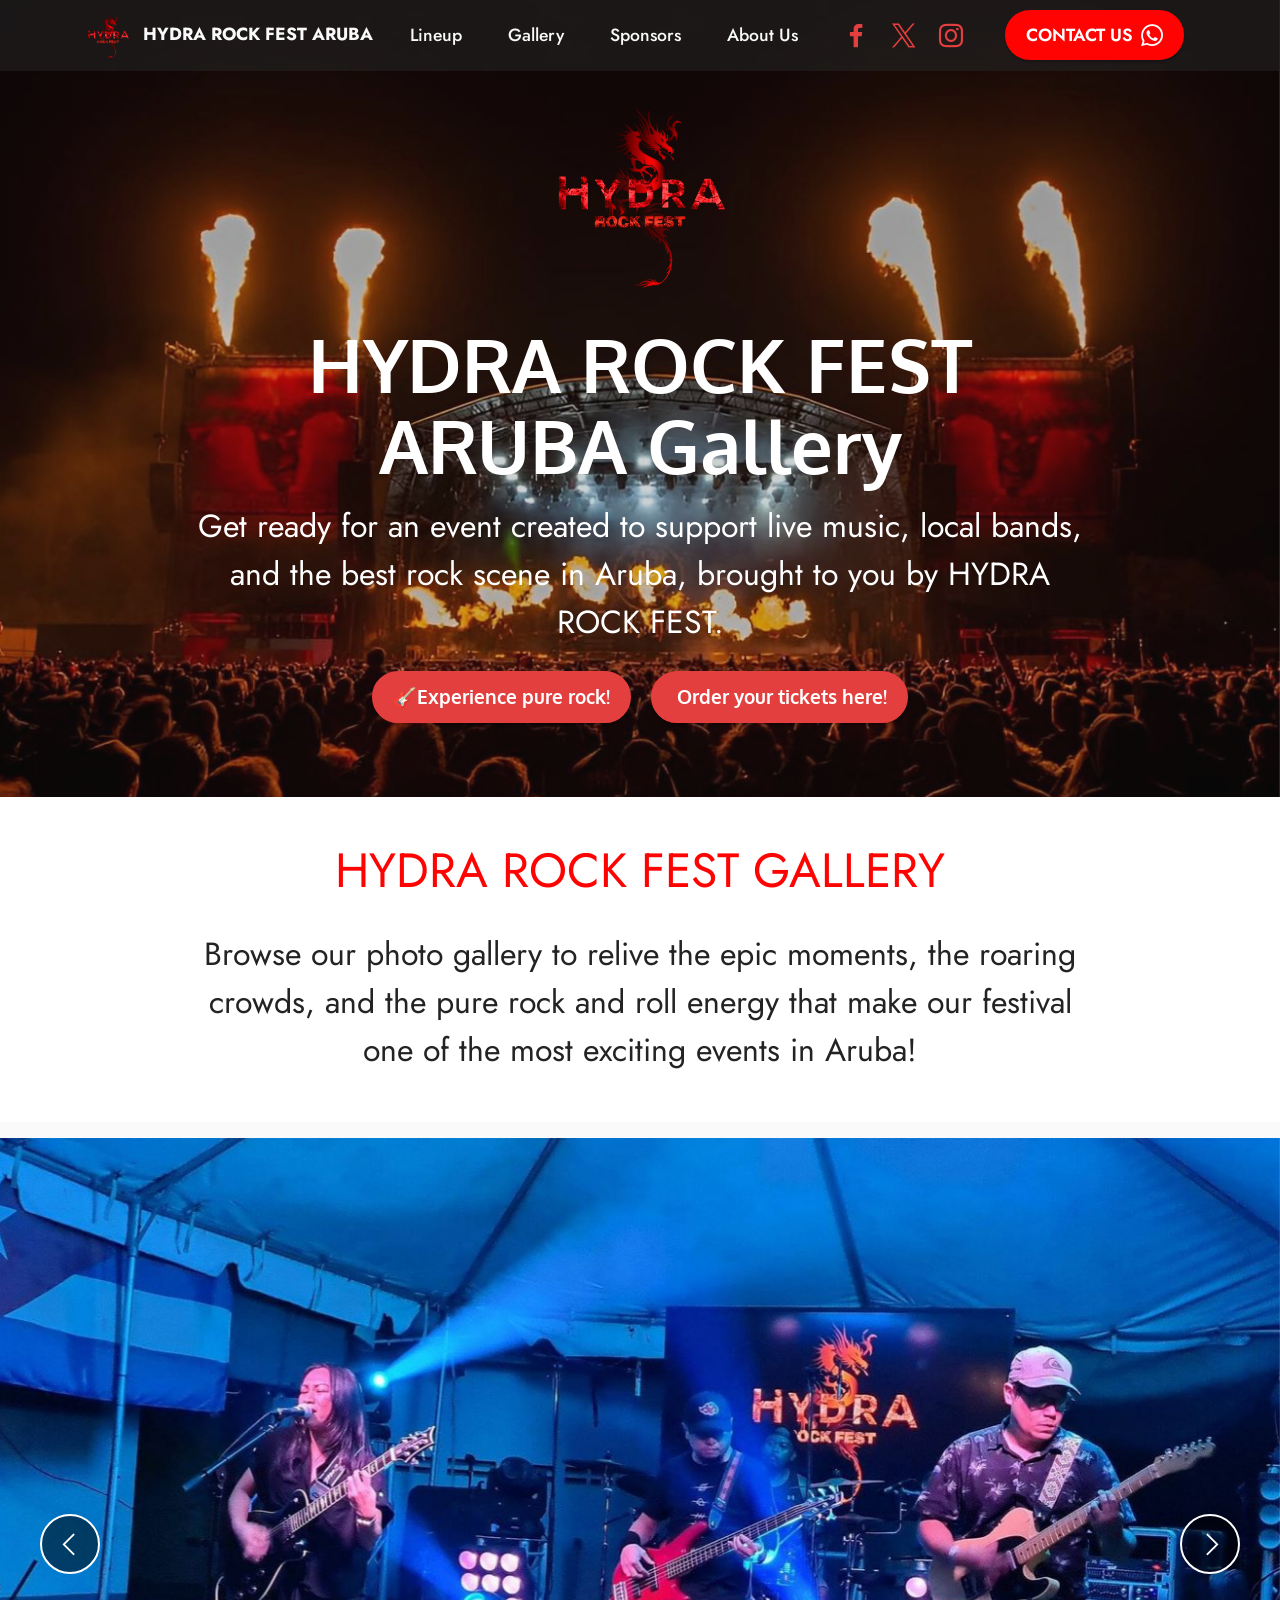
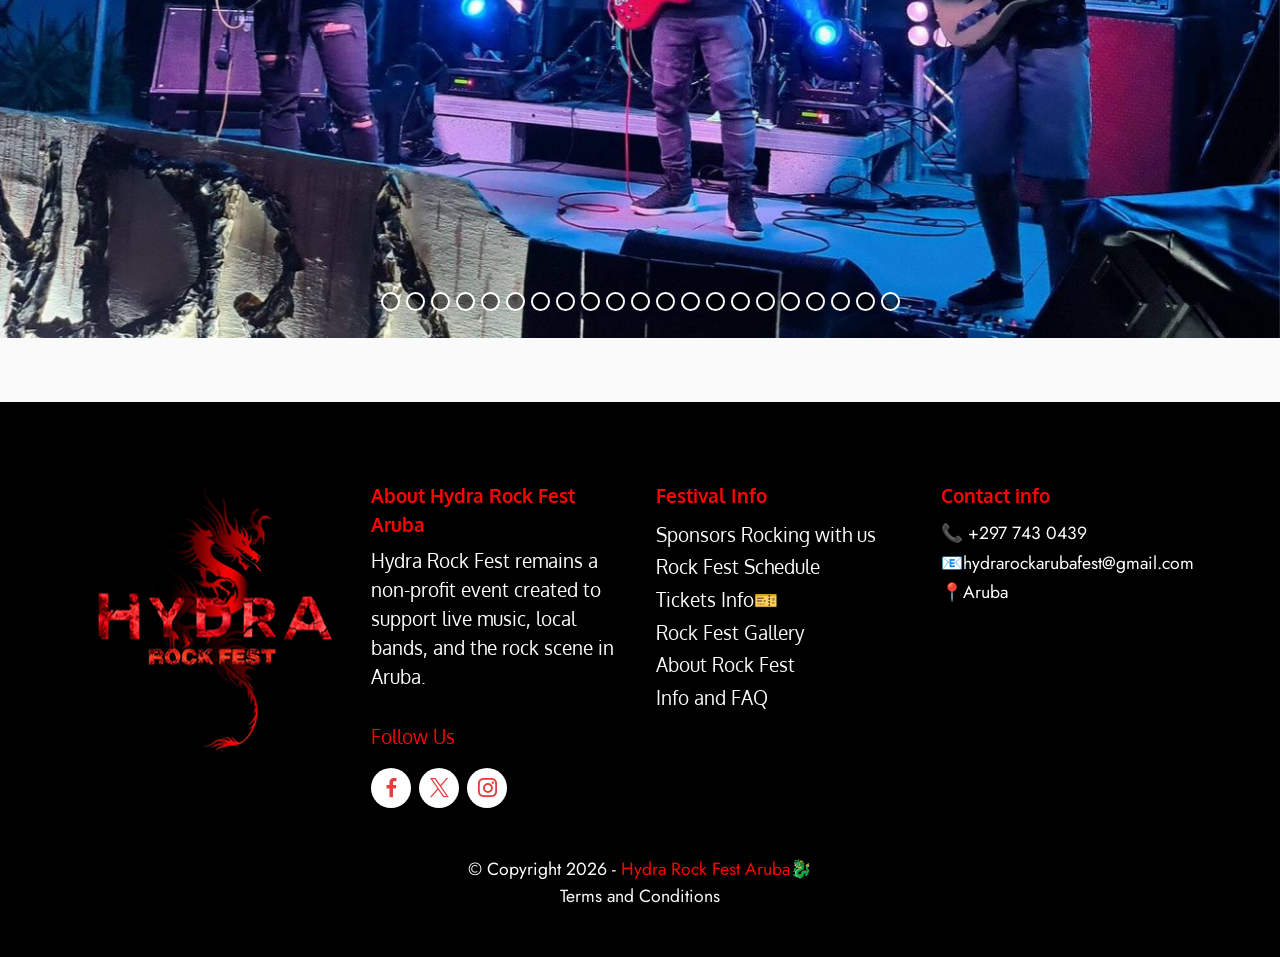
<file: HYDRA-ROCK-FEST-ARUBA-Gallery.html>
<!DOCTYPE html>
<html  lang="en">
<head>
  
  <meta charset="UTF-8">
  <meta http-equiv="X-UA-Compatible" content="IE=edge">
  
  <meta name="twitter:card" content="summary_large_image"/>
  <meta name="twitter:image:src" content="assets/images/HYDRA-ROCK-FEST-ARUBA-Gallery-meta.jpeg">
  <meta property="og:image" content="assets/images/HYDRA-ROCK-FEST-ARUBA-Gallery-meta.jpeg">
  <meta name="twitter:title" content="HYDRA ROCK FEST ARUBA - Gallery">
  <meta name="viewport" content="width=device-width, initial-scale=1, minimum-scale=1">
  <link rel="shortcut icon" href="assets/images/header-hydra-rock-fest-aruba-logo.png" type="image/x-icon">
  <meta name="description" content="Get ready for an event of the very best rock music in Aruba, brought to you by HYDRA ROCK FEST. Hydra Rock Fest remains a non-profit event created to support live music, local bands, and the rock scene in Aruba.">
  
  
  <title>HYDRA ROCK FEST ARUBA - Gallery</title>
  <link rel="stylesheet" href="assets/web/assets/mobirise-icons2/mobirise2.css">
  <link rel="stylesheet" href="assets/bootstrap/css/bootstrap.min.css">
  <link rel="stylesheet" href="assets/parallax/jarallax.css">
  <link rel="stylesheet" href="assets/animatecss/animate.css">
  <link rel="stylesheet" href="assets/dropdown/css/style.css">
  <link rel="stylesheet" href="assets/socicon/css/styles.css">
  <link rel="stylesheet" href="assets/theme/css/style.css">
  <link rel="preload" href="https://fonts.googleapis.com/css?family=Oxygen:300,400,700&display=swap" as="style" onload="this.onload=null;this.rel='stylesheet'">
  <noscript><link rel="stylesheet" href="https://fonts.googleapis.com/css?family=Oxygen:300,400,700&display=swap"></noscript>
  <link rel="preload" href="https://fonts.googleapis.com/css?family=Jost:100,200,300,400,500,600,700,800,900,100i,200i,300i,400i,500i,600i,700i,800i,900i&display=swap" as="style" onload="this.onload=null;this.rel='stylesheet'">
  <noscript><link rel="stylesheet" href="https://fonts.googleapis.com/css?family=Jost:100,200,300,400,500,600,700,800,900,100i,200i,300i,400i,500i,600i,700i,800i,900i&display=swap"></noscript>
  <link rel="preload" as="style" href="assets/mobirise/css/mbr-additional.css?v=pYV8Q8"><link rel="stylesheet" href="assets/mobirise/css/mbr-additional.css?v=pYV8Q8" type="text/css">

  
  
  
</head>
<body>
  
  <section data-bs-version="5.1" class="menu menu3 cid-vgd8j6ebeA" once="menu" id="menu3-1p">
    
    <nav class="navbar navbar-dropdown navbar-fixed-top navbar-expand-lg">
        <div class="container">
            <div class="navbar-brand">
                <span class="navbar-logo">
                    <a href="index.html">
                        <img src="assets/images/header-hydra-rock-fest-aruba-logo.png" alt="HYDRA ROCK FEST ARUBA logo" style="height: 3rem;">
                    </a>
                </span>
                <span class="navbar-caption-wrap"><a class="navbar-caption text-white display-4" href="index.html"> HYDRA ROCK FEST ARUBA</a></span>
            </div>
            <button class="navbar-toggler" type="button" data-toggle="collapse" data-bs-toggle="collapse" data-target="#navbarSupportedContent" data-bs-target="#navbarSupportedContent" aria-controls="navbarNavAltMarkup" aria-expanded="false" aria-label="Toggle navigation">
                <div class="hamburger">
                    <span></span>
                    <span></span>
                    <span></span>
                    <span></span>
                </div>
            </button>
            <div class="collapse navbar-collapse" id="navbarSupportedContent">
                <ul class="navbar-nav nav-dropdown" data-app-modern-menu="true"><li class="nav-item"><a class="nav-link link text-white display-4" href="index.html#gallery-Headliners-Bands">
                            Lineup</a></li><li class="nav-item"><a class="nav-link link text-white display-4" href="HYDRA-ROCK-FEST-ARUBA-Gallery.html">Gallery</a></li><li class="nav-item"><a class="nav-link link text-white text-primary display-4" href="index.html#slider-shoutout-to-our-sponsors">Sponsors</a></li><li class="nav-item"><a class="nav-link link text-white display-4" href="HYDRA-ROCK-FEST-ARUBA-About-Us.html">
                            About Us</a></li></ul>
                <div class="icons-menu">
                    <a class="iconfont-wrapper" href="https://www.facebook.com/p/Hydra-Rock-Fest-aruba-100086524647809/" target="_blank">
                        <span class="p-2 mbr-iconfont socicon-facebook socicon"></span>
                    </a>
                    <a class="iconfont-wrapper" href="index.html">
                        <span class="p-2 mbr-iconfont socicon-twitter socicon"></span>
                    </a>
                    <a class="iconfont-wrapper" href="https://www.instagram.com/hydrarockfestaruba1/" target="_blank">
                        <span class="p-2 mbr-iconfont socicon-instagram socicon"></span>
                    </a>
                    
                </div>
                <div class="navbar-buttons mbr-section-btn"><a class="btn btn-primary display-4" href="https://wa.me/+2977430439?text=Hi there! Welcome to HYDRA ROCK FEST ARUBA.Get ready for an event created to support live music, local bands, and the best rock scene in Aruba, brought to you by HYDRA ROCK FEST.%20Let’s build another unforgettable night for the rock community." target="_blank"><span class="socicon socicon-whatsapp mbr-iconfont mbr-iconfont-btn"></span>CONTACT US</a></div>
            </div>
        </div>
    </nav>
</section>

<section data-bs-version="5.1" class="header9 cid-vgd8j6OU0x mbr-parallax-background" id="header9-1q">

    

    
    <div class="mbr-overlay" style="opacity: 0.2; background-color: rgb(35, 35, 35);"></div>

    <div class="text-center container-fluid">
        <div class="row justify-content-center">
            <div class="col-md-12 col-lg-9">
                <div class="image-wrap mb-4">
                    <a href="index.html"><img src="assets/images/header-hydra-rock-fest-aruba-logo.png" alt="HYDRA ROCK FEST ARUBA logo header"></a>
                </div>
                <h1 class="mbr-section-title mbr-fonts-style mb-3 display-1"><strong>HYDRA ROCK FEST ARUBA Gallery</strong></h1>
                <p class="mbr-text mbr-fonts-style display-5">
                    Get ready for an event created to support live music, local bands, and the best rock scene in Aruba, brought to you by HYDRA ROCK FEST.</p>
                <div class="mbr-section-btn mt-3"><a class="btn btn-secondary display-7" href="index.html#gallery-Headliners-Bands">🎸Experience pure rock!</a>
                    <a class="btn btn-secondary display-7" href="index.html#footer-Hydra-Rock-Fest-Aruba">&nbsp;Order your tickets here!</a></div>
            </div>
        </div>
    </div>
</section>

<section data-bs-version="5.1" class="content4 cid-vgd8UoGJ6S" id="HYDRA-ROCK-FEST-GALLERY">
    

    
    
    <div class="container">
        <div class="row justify-content-center">
            <div class="title col-md-12 col-lg-10">
                <h3 class="mbr-section-title mbr-fonts-style align-center mb-4 display-2">HYDRA ROCK FEST GALLERY</h3>
                <h4 class="mbr-section-subtitle align-center mbr-fonts-style mb-4 display-5">Browse our photo gallery to relive the epic moments, the roaring crowds, and the pure rock and roll energy that make our festival one of the most exciting events in Aruba!</h4>
                
            </div>
        </div>
    </div>
</section>

<section data-bs-version="5.1" class="slider1 cid-vgd8HeYIzs" id="slider1-1v">
    
    <div class="carousel slide carousel-fade" id="vgZFziV0S1" data-ride="carousel" data-bs-ride="carousel" data-interval="5000" data-bs-interval="5000">
        <ol class="carousel-indicators">
            <li data-slide-to="0" data-bs-slide-to="0" class="active" data-target="#vgZFziV0S1" data-bs-target="#vgZFziV0S1"></li><li data-slide-to="1" data-bs-slide-to="1" class="" data-target="#vgZFziV0S1" data-bs-target="#vgZFziV0S1"></li><li data-slide-to="2" data-bs-slide-to="2" class="" data-target="#vgZFziV0S1" data-bs-target="#vgZFziV0S1"></li><li data-slide-to="3" data-bs-slide-to="3" class="" data-target="#vgZFziV0S1" data-bs-target="#vgZFziV0S1"></li><li data-slide-to="4" data-bs-slide-to="4" class="" data-target="#vgZFziV0S1" data-bs-target="#vgZFziV0S1"></li><li data-slide-to="5" data-bs-slide-to="5" class="" data-target="#vgZFziV0S1" data-bs-target="#vgZFziV0S1"></li><li data-slide-to="6" data-bs-slide-to="6" class="" data-target="#vgZFziV0S1" data-bs-target="#vgZFziV0S1"></li><li data-slide-to="7" data-bs-slide-to="7" class="" data-target="#vgZFziV0S1" data-bs-target="#vgZFziV0S1"></li><li data-slide-to="8" data-bs-slide-to="8" class="" data-target="#vgZFziV0S1" data-bs-target="#vgZFziV0S1"></li><li data-slide-to="9" data-bs-slide-to="9" class="" data-target="#vgZFziV0S1" data-bs-target="#vgZFziV0S1"></li><li data-slide-to="10" data-bs-slide-to="10" class="" data-target="#vgZFziV0S1" data-bs-target="#vgZFziV0S1"></li><li data-slide-to="11" data-bs-slide-to="11" class="" data-target="#vgZFziV0S1" data-bs-target="#vgZFziV0S1"></li><li data-slide-to="12" data-bs-slide-to="12" class="" data-target="#vgZFziV0S1" data-bs-target="#vgZFziV0S1"></li><li data-slide-to="13" data-bs-slide-to="13" class="" data-target="#vgZFziV0S1" data-bs-target="#vgZFziV0S1"></li><li data-slide-to="14" data-bs-slide-to="14" class="" data-target="#vgZFziV0S1" data-bs-target="#vgZFziV0S1"></li><li data-slide-to="15" data-bs-slide-to="15" class="" data-target="#vgZFziV0S1" data-bs-target="#vgZFziV0S1"></li><li data-slide-to="16" data-bs-slide-to="16" class="" data-target="#vgZFziV0S1" data-bs-target="#vgZFziV0S1"></li><li data-slide-to="17" data-bs-slide-to="17" class="" data-target="#vgZFziV0S1" data-bs-target="#vgZFziV0S1"></li><li data-slide-to="18" data-bs-slide-to="18" class="" data-target="#vgZFziV0S1" data-bs-target="#vgZFziV0S1"></li><li data-slide-to="19" data-bs-slide-to="19" class="" data-target="#vgZFziV0S1" data-bs-target="#vgZFziV0S1"></li><li data-slide-to="20" data-bs-slide-to="20" class="" data-target="#vgZFziV0S1" data-bs-target="#vgZFziV0S1"></li>
            
            
        </ol>
        <div class="carousel-inner">
            <div class="carousel-item slider-image item active">
                <div class="item-wrapper">
                    <img class="d-block w-100" src="assets/images/hydra-rock-fest-aruba-gallery-5.jpg" alt="Mobirise Website Builder" data-slide-to="0" data-bs-slide-to="0">
                    
                    
                </div>
            </div><div class="carousel-item slider-image item">
                <div class="item-wrapper">
                    <img class="d-block w-100" src="assets/images/hydra-rock-fest-aruba-gallery-12.jpg" alt="Mobirise Website Builder" data-slide-to="1" data-bs-slide-to="1">
                    
                    
                </div>
            </div><div class="carousel-item slider-image item">
                <div class="item-wrapper">
                    <img class="d-block w-100" src="assets/images/hydra-rock-fest-aruba-gallery-21.jpg" alt="Mobirise Website Builder" data-slide-to="2" data-bs-slide-to="2">
                    
                    
                </div>
            </div><div class="carousel-item slider-image item">
                <div class="item-wrapper">
                    <img class="d-block w-100" src="assets/images/hydra-rock-fest-aruba-promo-tickets.jpg" alt="Mobirise Website Builder" data-slide-to="3" data-bs-slide-to="3">
                    
                    
                </div>
            </div><div class="carousel-item slider-image item">
                <div class="item-wrapper">
                    <img class="d-block w-100" src="assets/images/hydra-rock-fest-aruba-gallery-6.webp" alt="Mobirise Website Builder" data-slide-to="4" data-bs-slide-to="4">
                    
                    
                </div>
            </div><div class="carousel-item slider-image item">
                <div class="item-wrapper">
                    <img class="d-block w-100" src="assets/images/hydra-rock-fest-aruba-gallery-1-1900x1252.jpg" alt="Mobirise Website Builder" data-slide-to="5" data-bs-slide-to="5">
                    
                    
                </div>
            </div><div class="carousel-item slider-image item">
                <div class="item-wrapper">
                    <img class="d-block w-100" src="assets/images/hydra-rock-fest-aruba-gallery-17.jpg" alt="Mobirise Website Builder" data-slide-to="6" data-bs-slide-to="6">
                    
                    
                </div>
            </div><div class="carousel-item slider-image item">
                <div class="item-wrapper">
                    <img class="d-block w-100" src="assets/images/hydra20rock20fest20aruba20gallery2000-1900x1425.jpg" alt="Mobirise Website Builder" data-slide-to="7" data-bs-slide-to="7">
                    
                    
                </div>
            </div><div class="carousel-item slider-image item">
                <div class="item-wrapper">
                    <img class="d-block w-100" src="assets/images/hydra-rock-fest-aruba-gallery-14.jpg" alt="Mobirise Website Builder" data-slide-to="8" data-bs-slide-to="8">
                    
                    
                </div>
            </div><div class="carousel-item slider-image item">
                <div class="item-wrapper">
                    <img class="d-block w-100" src="assets/images/hydra-rock-fest-aruba-gallery-8.webp" alt="Mobirise Website Builder" data-slide-to="9" data-bs-slide-to="9">
                    
                    
                </div>
            </div><div class="carousel-item slider-image item">
                <div class="item-wrapper">
                    <img class="d-block w-100" src="assets/images/hydra-rock-fest-aruba-gallery-02-1900x1265.jpg" alt="Mobirise Website Builder" data-slide-to="10" data-bs-slide-to="10">
                    
                    
                </div>
            </div><div class="carousel-item slider-image item">
                <div class="item-wrapper">
                    <img class="d-block w-100" src="assets/images/hydra-rock-fest-aruba-gallery-4.webp" alt="Mobirise Website Builder" data-slide-to="11" data-bs-slide-to="11">
                    
                    
                </div>
            </div><div class="carousel-item slider-image item">
                <div class="item-wrapper">
                    <img class="d-block w-100" src="assets/images/hydra-rock-fest-aruba-team.jpg" alt="Mobirise Website Builder" data-slide-to="12" data-bs-slide-to="12">
                    
                    
                </div>
            </div><div class="carousel-item slider-image item">
                <div class="item-wrapper">
                    <img class="d-block w-100" src="assets/images/hydra-rock-fest-aruba-gallery-7.webp" alt="Mobirise Website Builder" data-slide-to="13" data-bs-slide-to="13">
                    
                    
                </div>
            </div><div class="carousel-item slider-image item">
                <div class="item-wrapper">
                    <img class="d-block w-100" src="assets/images/hydra-rock-fest-aruba-gallery-18.jpg" alt="Mobirise Website Builder" data-slide-to="14" data-bs-slide-to="14">
                    
                    
                </div>
            </div><div class="carousel-item slider-image item">
                <div class="item-wrapper">
                    <img class="d-block w-100" src="assets/images/fearless-unleashed-hydra-rock-fest-aruba.jpeg" alt="Mobirise Website Builder" data-slide-to="15" data-bs-slide-to="15">
                    
                    
                </div>
            </div><div class="carousel-item slider-image item">
                <div class="item-wrapper">
                    <img class="d-block w-100" src="assets/images/hydra-rock-fest-aruba-gallery-3-1900x1265.jpg" alt="Mobirise Website Builder" data-slide-to="16" data-bs-slide-to="16">
                    
                    
                </div>
            </div><div class="carousel-item slider-image item">
                <div class="item-wrapper">
                    <img class="d-block w-100" src="assets/images/hydra-rock-fest-aruba-gallery-19.jpg" alt="Mobirise Website Builder" data-slide-to="17" data-bs-slide-to="17">
                    
                    
                </div>
            </div><div class="carousel-item slider-image item">
                <div class="item-wrapper">
                    <img class="d-block w-100" src="assets/images/hydra-rock-fest-aruba-gallery-13.jpg" alt="Mobirise Website Builder" data-slide-to="18" data-bs-slide-to="18">
                    
                    
                </div>
            </div><div class="carousel-item slider-image item">
                <div class="item-wrapper">
                    <img class="d-block w-100" src="assets/images/hydra-rock-fest-aruba-gallery-22.jpg" alt="Mobirise Website Builder" data-slide-to="19" data-bs-slide-to="19">
                    
                    
                </div>
            </div><div class="carousel-item slider-image item">
                <div class="item-wrapper">
                    <img class="d-block w-100" src="assets/images/hydra-rock-fest-aruba-gallery-20.jpg" alt="Mobirise Website Builder" data-slide-to="20" data-bs-slide-to="20">
                    
                    
                </div>
            </div>
            
            
        </div>
        <a class="carousel-control carousel-control-prev" role="button" data-slide="prev" data-bs-slide="prev" href="#vgZFziV0S1">
            <span class="mobi-mbri mobi-mbri-arrow-prev" aria-hidden="true"></span>
            <span class="sr-only visually-hidden">Previous</span>
        </a>
        <a class="carousel-control carousel-control-next" role="button" data-slide="next" data-bs-slide="next" href="#vgZFziV0S1">
            <span class="mobi-mbri mobi-mbri-arrow-next" aria-hidden="true"></span>
            <span class="sr-only visually-hidden">Next</span>
        </a>
    </div>
</section>

<section data-bs-version="5.1" class="footer4 cid-vgdh1Zut86" once="footers" id="footer4-1y">

    

    
    
    <div class="container">
        <div class="row mbr-white">
            <div class="col-6 col-lg-3">
                <div class="media-wrap col-md-12 col-12">
                    <a href="index.html">
                        <img src="assets/images/hydra-rock-fest-aruba-logo-footer.png" alt="HYDRA ROCK FEST ARUBA logo footer">
                    </a>
                </div>
            </div>
            <div class="col-12 col-md-6 col-lg-3">
                <h5 class="mbr-section-subtitle mbr-fonts-style mb-2 display-7">
                    <strong>About Hydra Rock Fest Aruba</strong></h5>
                <p class="mbr-text mbr-fonts-style mb-4 display-7">
                    Hydra Rock Fest remains a non-profit event created to support live music, local bands, and the rock scene in Aruba.</p>
                <h5 class="mbr-section-subtitle mbr-fonts-style mb-3 display-7">
                    Follow Us
                </h5>
                <div class="social-row display-7">
                    <div class="soc-item">
                        <a href="https://www.facebook.com/p/Hydra-Rock-Fest-aruba-100086524647809/" target="_blank">
                            <span class="mbr-iconfont socicon-facebook socicon" style="color: rgb(228, 63, 63); fill: rgb(228, 63, 63);"></span>
                        </a>
                    </div>
                    <div class="soc-item">
                        <a href="index.html">
                            <span class="mbr-iconfont socicon-twitter socicon" style="color: rgb(228, 63, 63); fill: rgb(228, 63, 63);"></span>
                        </a>
                    </div>
                    <div class="soc-item">
                        <a href="https://www.instagram.com/hydrarockfestaruba1/" target="_blank">
                            <span class="mbr-iconfont socicon-instagram socicon" style="color: rgb(228, 63, 63); fill: rgb(228, 63, 63);"></span>
                        </a>
                    </div>
                    
                </div>
            </div>
            <div class="col-12 col-md-6 col-lg-3">
                <h5 class="mbr-section-subtitle mbr-fonts-style mb-2 display-7"><strong>Festival Info</strong></h5>
                <ul class="list mbr-fonts-style display-7">
                    <li class="mbr-text item-wrap"><span style="font-size: 1.2rem;"><a href="index.html#slider-our-partners" class="text-white">Sponsors Rocking with us</a></span></li><li class="mbr-text item-wrap"><span style="font-size: 1.2rem;">Rock Fest Schedule</span></li><li class="mbr-text item-wrap">Tickets Info🎫</li><li class="mbr-text item-wrap"><a href="HYDRA-ROCK-FEST-ARUBA-Gallery.html" class="text-white">Rock Fest Gallery</a></li><li class="mbr-text item-wrap"><a href="HYDRA-ROCK-FEST-ARUBA-About-Us.html" class="text-white">About Rock Fest</a></li>
                    <li class="mbr-text item-wrap"><a href="HYDRA-ROCK-FEST-ARUBA-FAQ.html" class="text-white">Info and FAQ</a></li>
                </ul>
            </div>
            <div class="col-12 col-md-6 col-lg-3">
                <h5 class="mbr-section-subtitle mbr-fonts-style mb-2 display-7"><strong>Contact info</strong></h5>
                <ul class="list mbr-fonts-style display-4">
                    <li class="mbr-text item-wrap">📞 +297 743 0439</li><li class="mbr-text item-wrap">📧hydrarockarubafest@gmail.com</li><li class="mbr-text item-wrap">📍Aruba</li>
                </ul>
            </div>
            <div class="col-12 mt-4">
                <p class="mbr-text mb-0 mbr-fonts-style copyright align-center display-4">
                    © Copyright 2026 - <a href="index.html" class="text-primary">Hydra Rock Fest Aruba🐉</a><br><a href="index.html" class="text-primary"></a><a href="HYDRA-ROCK-FEST-ARUBA-terms-conditions.html" class="text-white text-primary">Terms and Conditions</a><br>
                </p>
            </div>
        </div>
    </div>
</section><section><a href="https://mobiri.se"></a><a href="https://mobiri.se"></a></section><script src="assets/bootstrap/js/bootstrap.bundle.min.js"></script>  <script src="assets/parallax/jarallax.js"></script>  <script src="assets/smoothscroll/smooth-scroll.js"></script>  <script src="assets/ytplayer/index.js"></script>  <script src="assets/dropdown/js/navbar-dropdown.js"></script>  <script src="assets/theme/js/script.js"></script>  
  
  
  <input name="animation" type="hidden">
  </body>
</html>
</file>
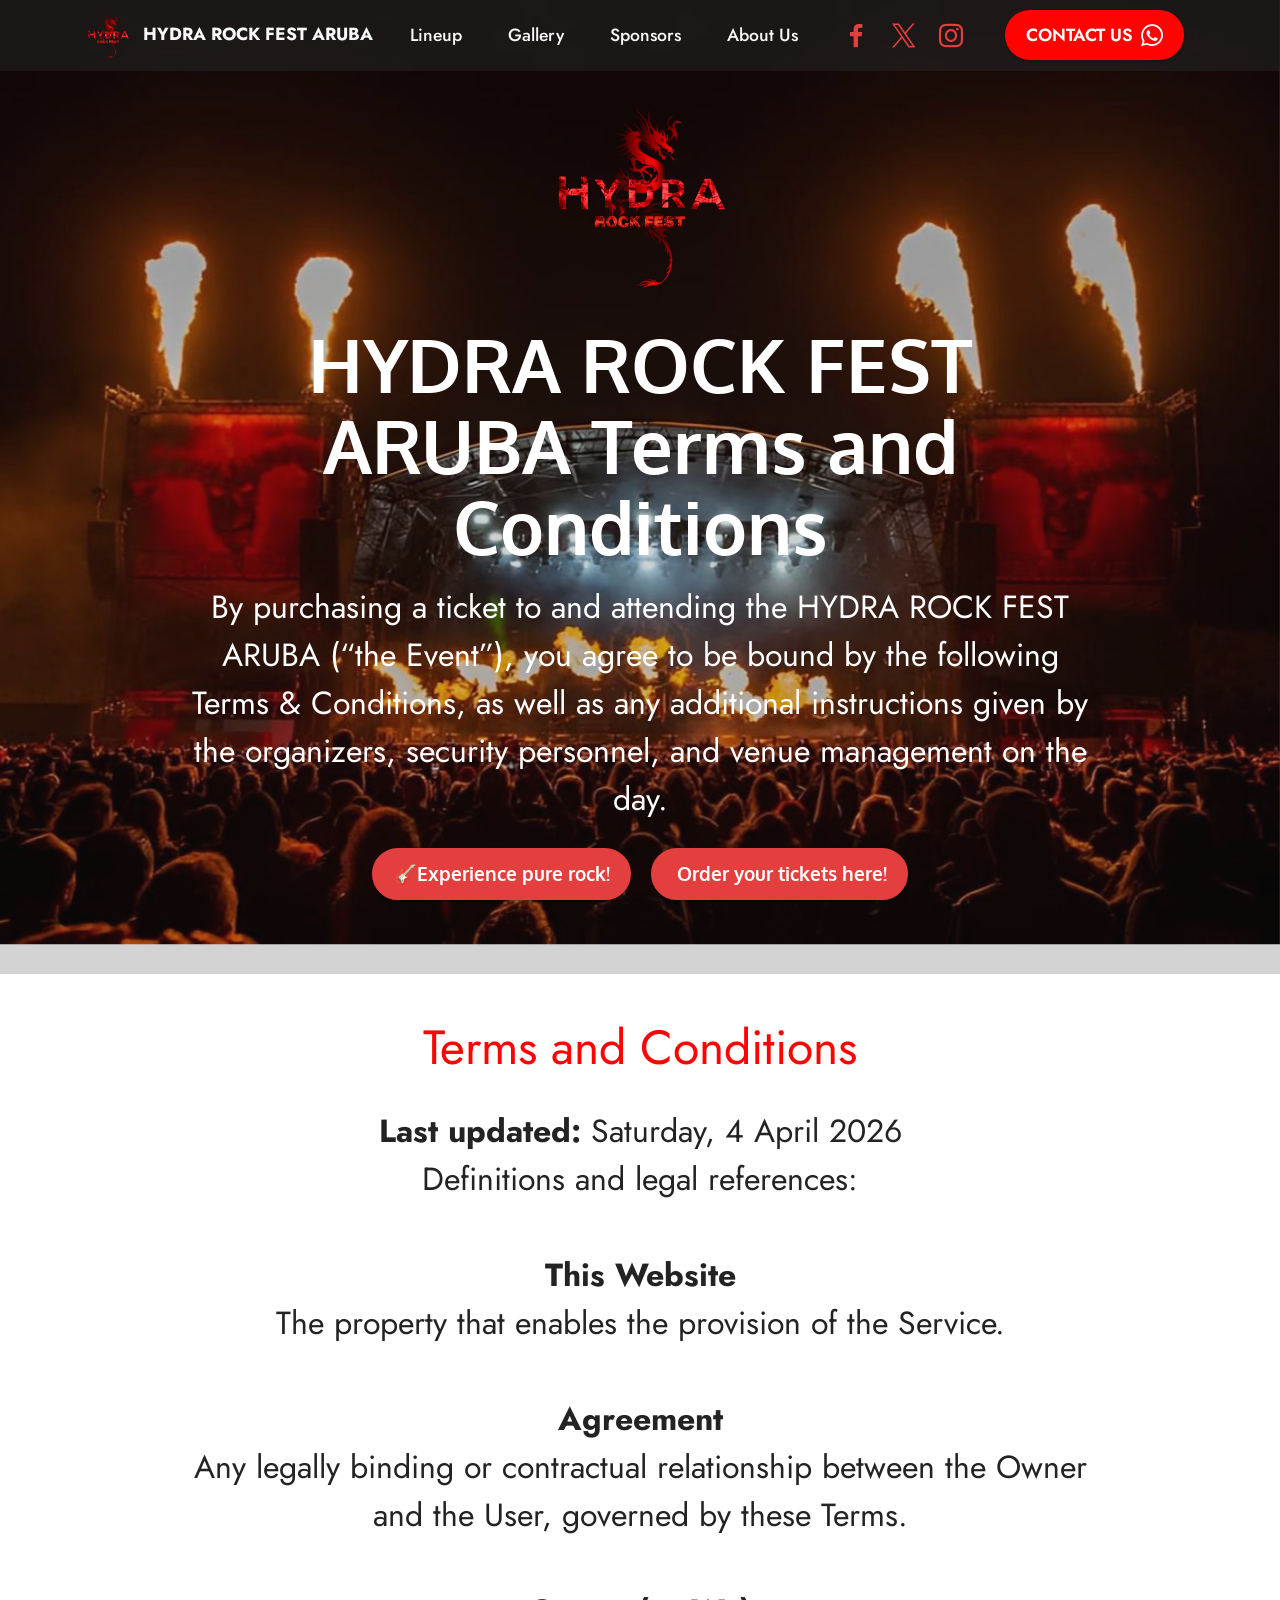
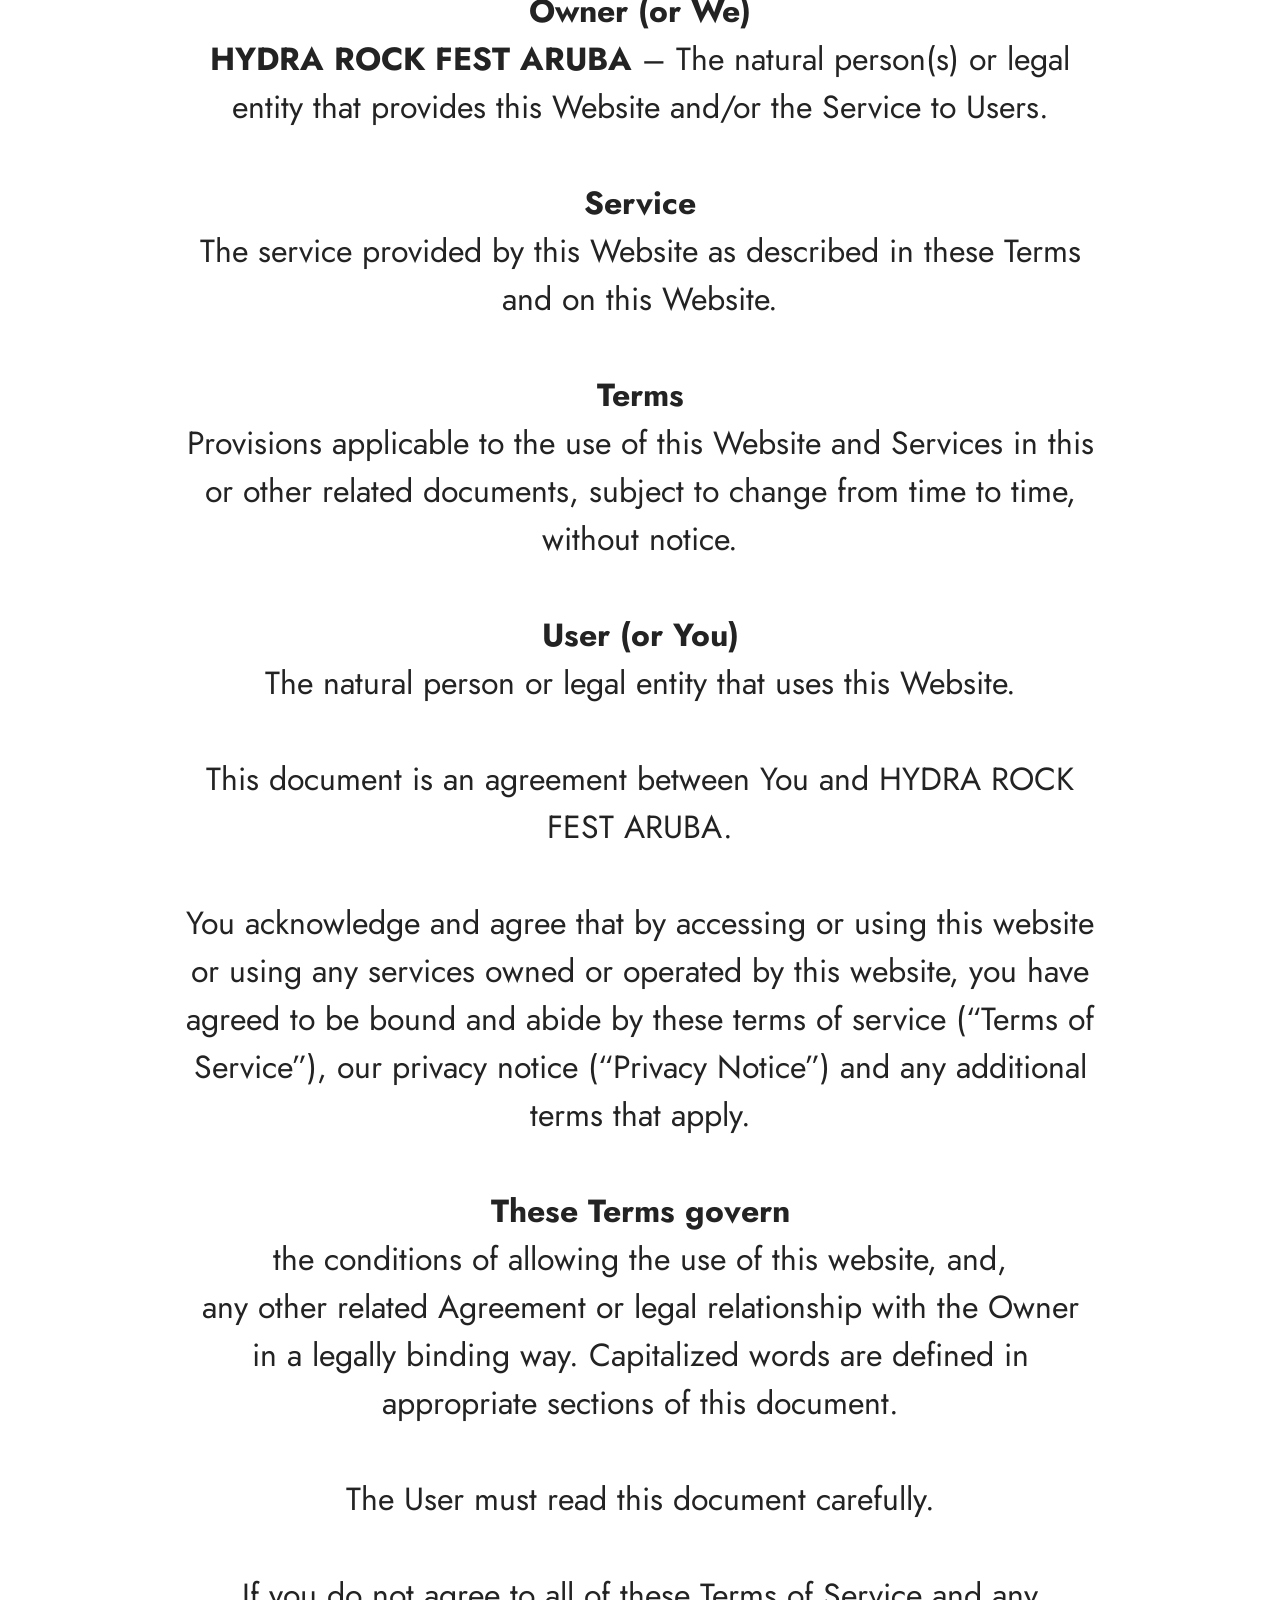
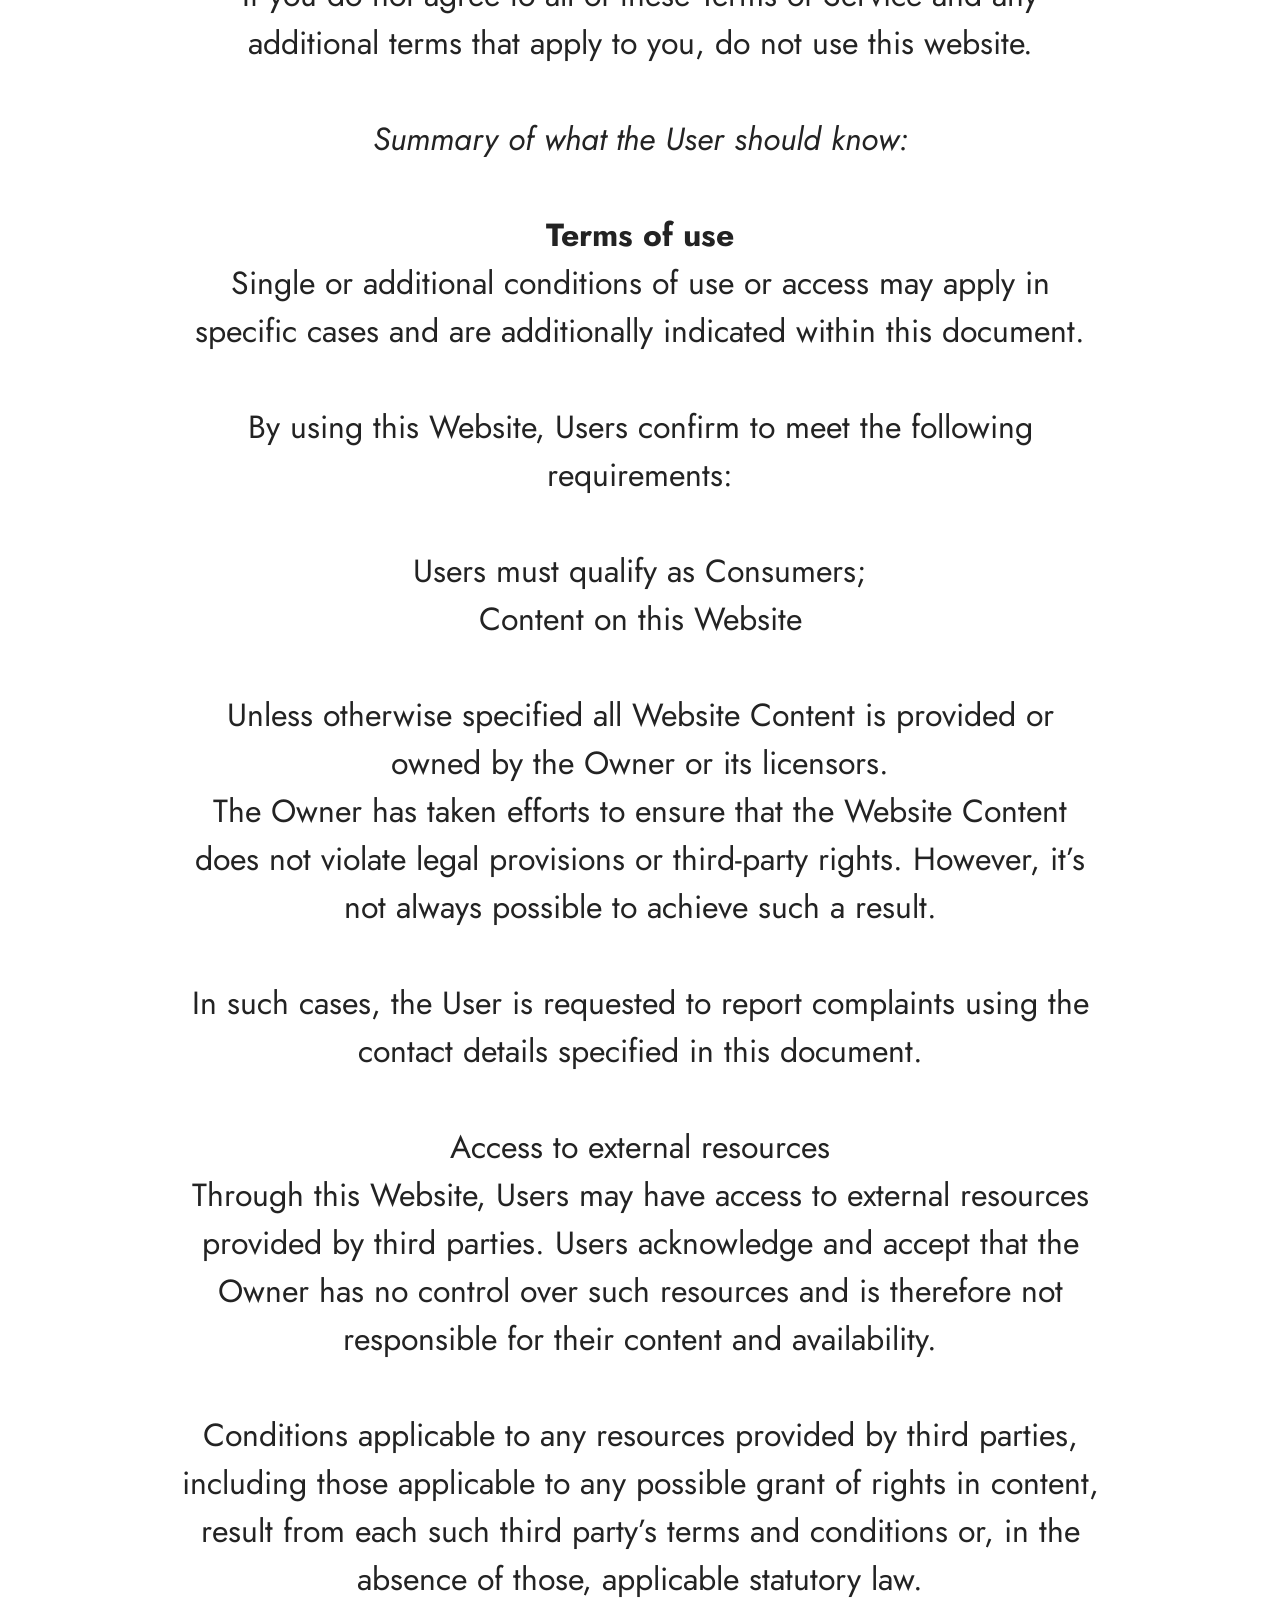
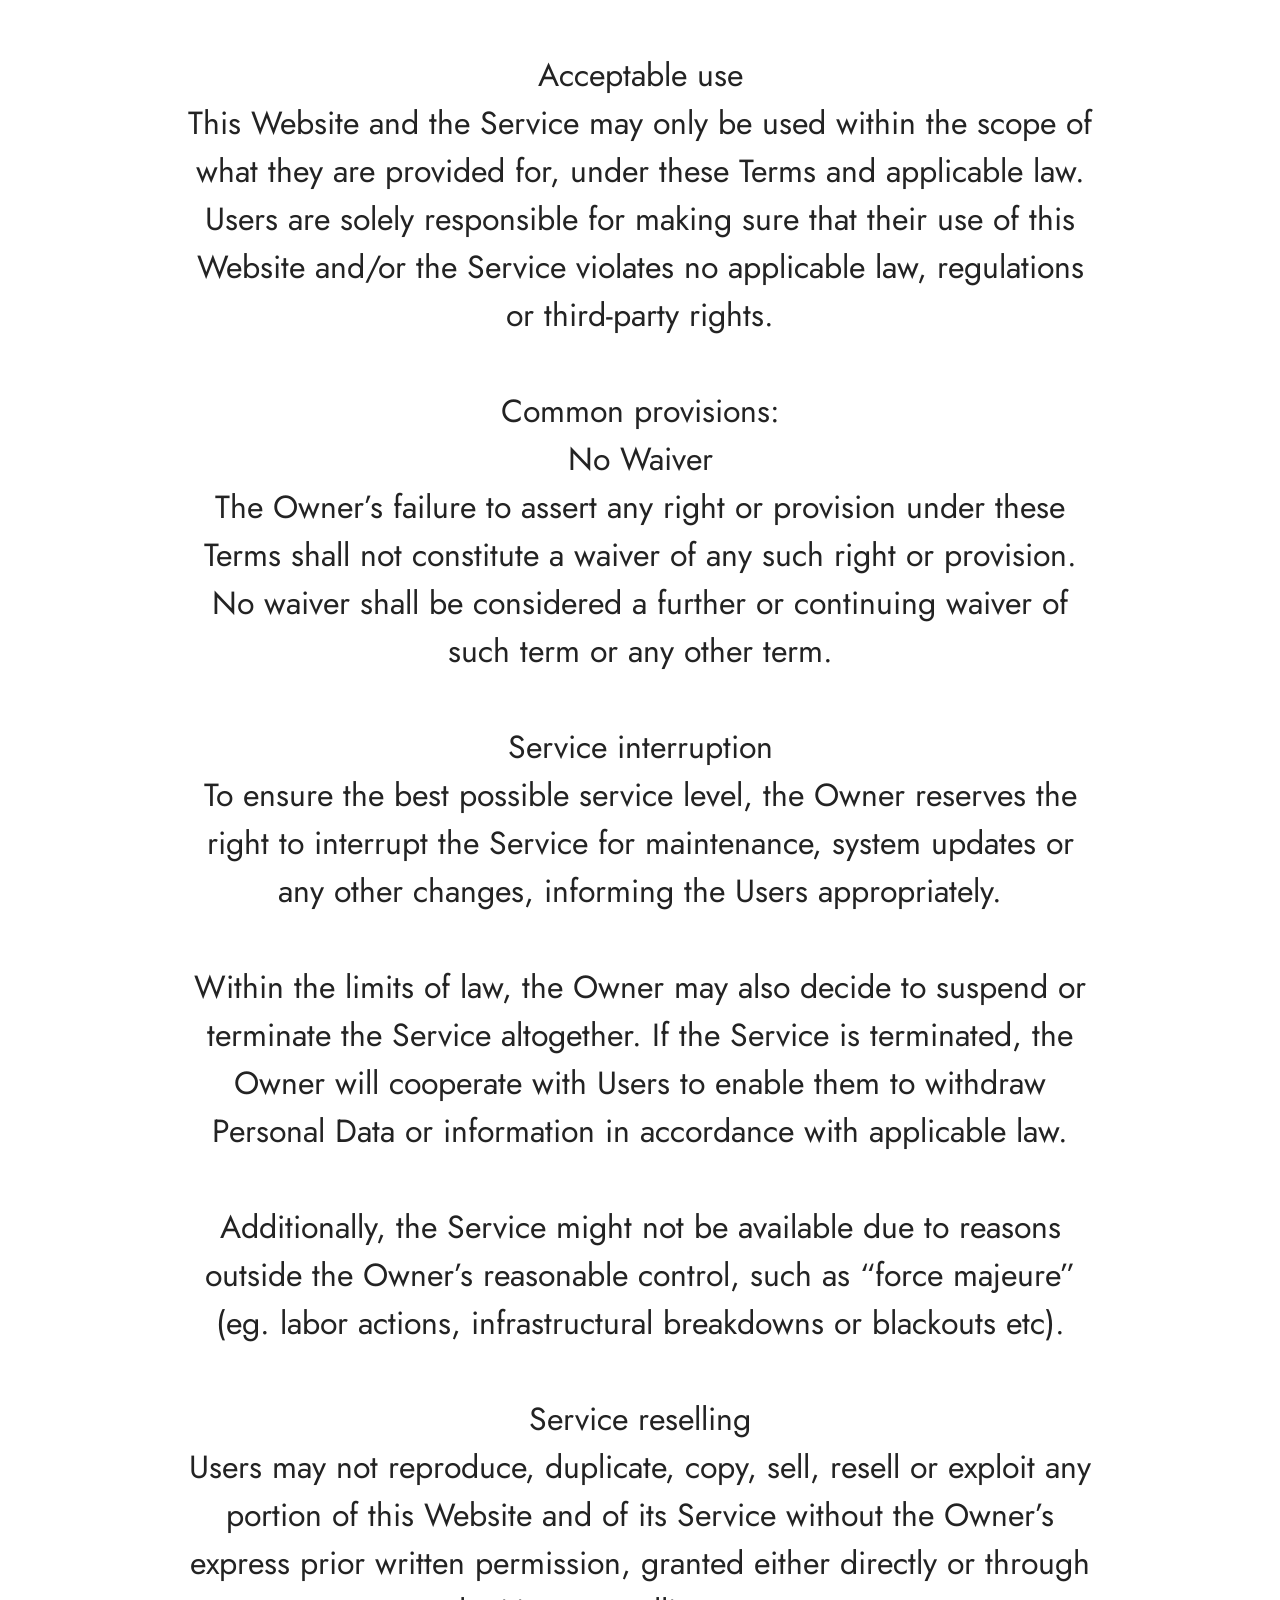
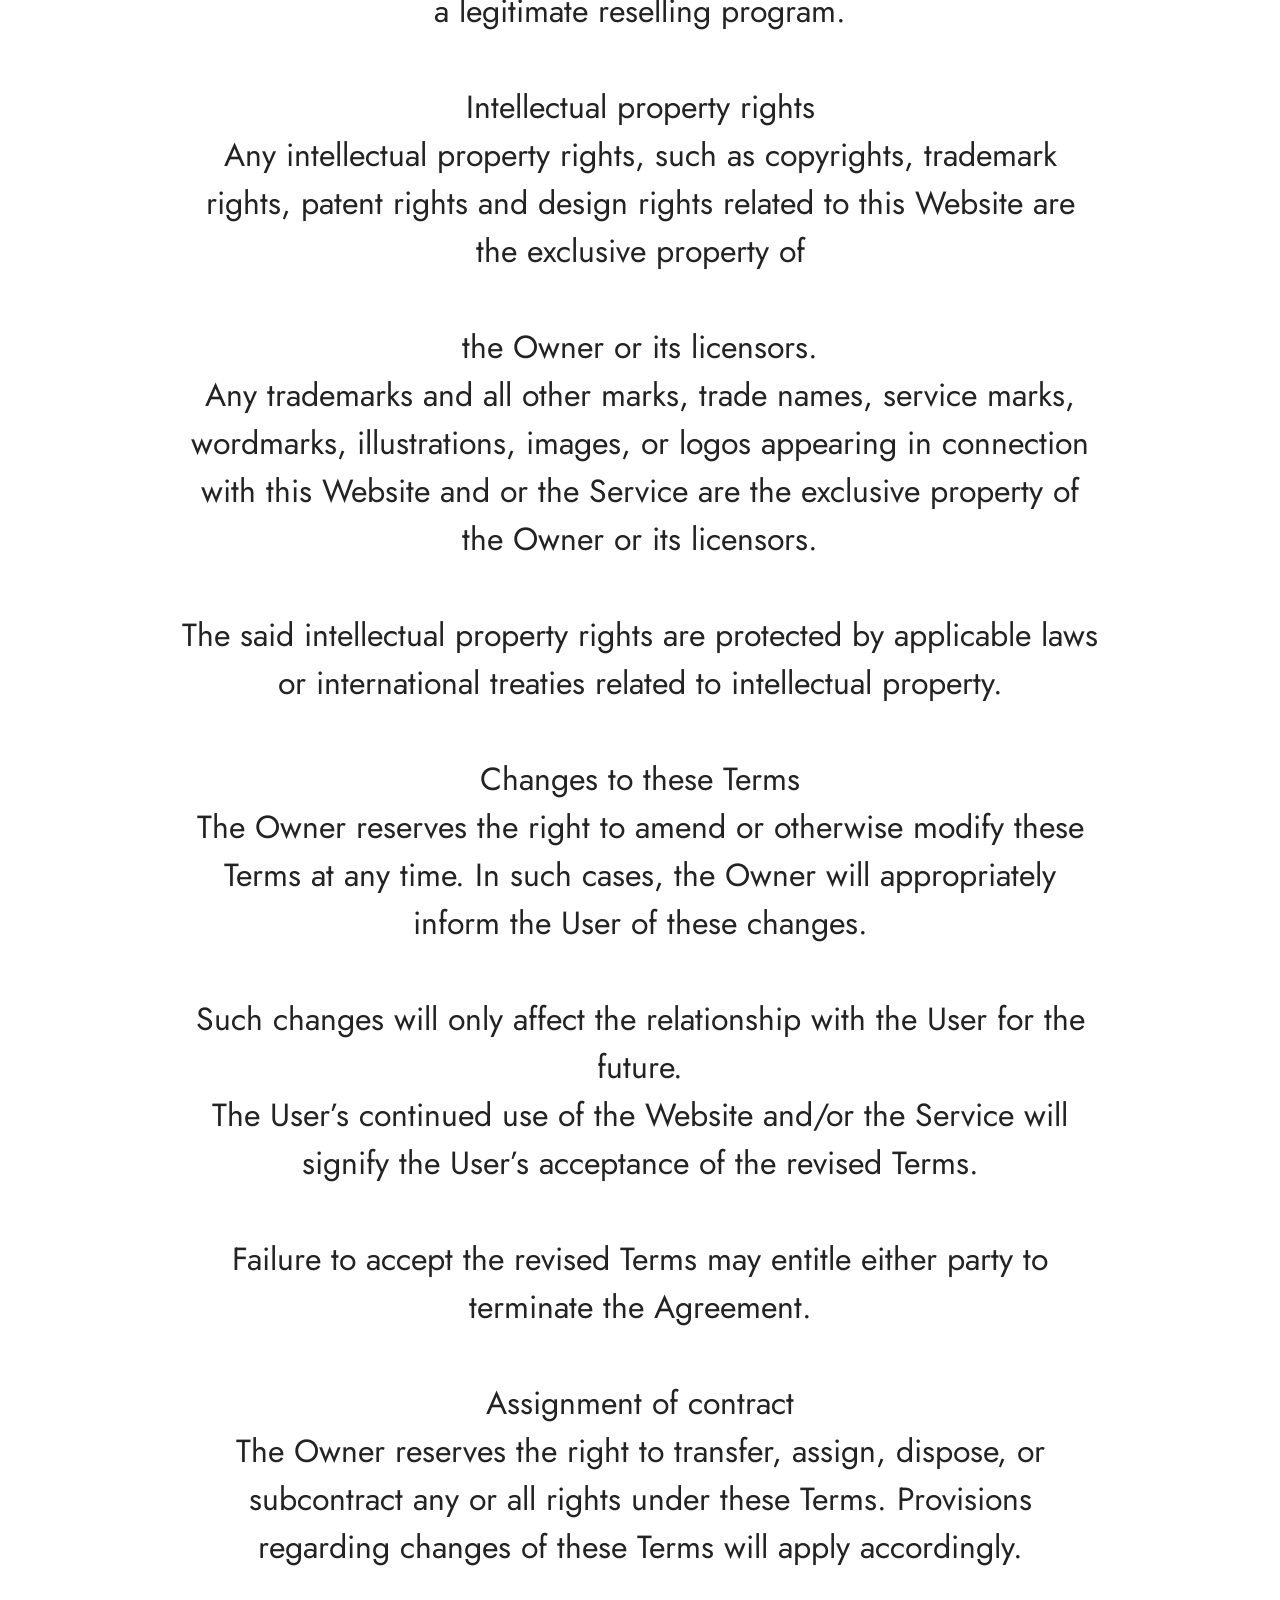
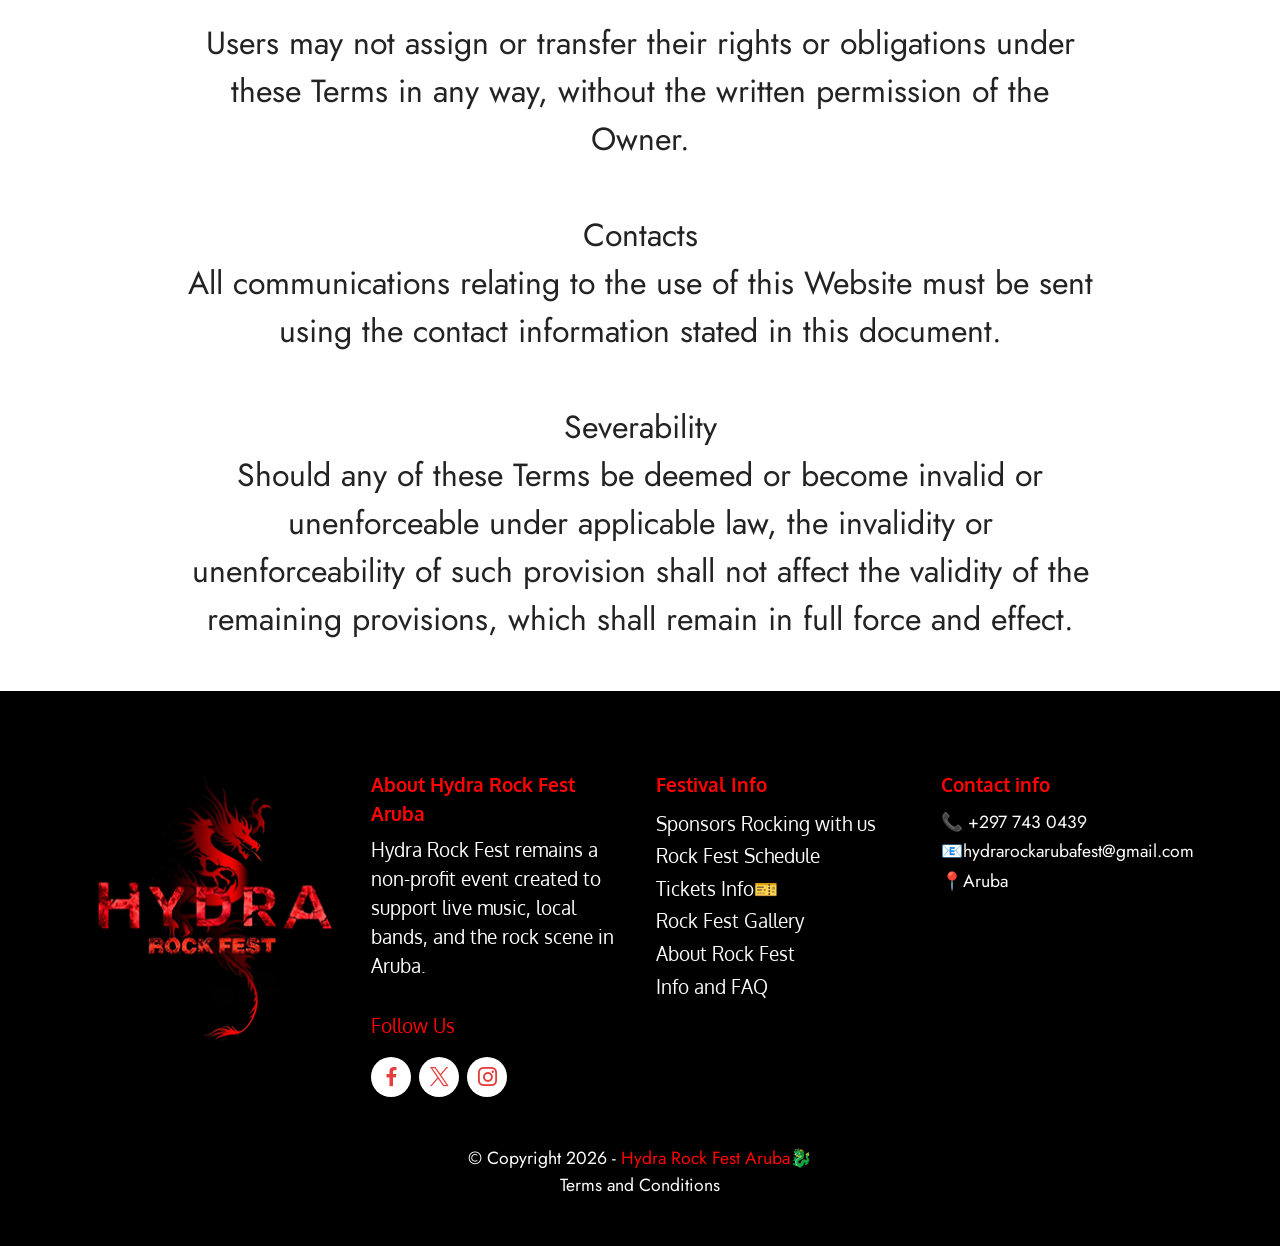
<file: HYDRA-ROCK-FEST-ARUBA-terms-conditions.html>
<!DOCTYPE html>
<html  lang="en">
<head>
  
  <meta charset="UTF-8">
  <meta http-equiv="X-UA-Compatible" content="IE=edge">
  
  <meta name="twitter:card" content="summary_large_image"/>
  <meta name="twitter:image:src" content="assets/images/HYDRA-ROCK-FEST-ARUBA-terms-conditions-meta.jpeg">
  <meta property="og:image" content="assets/images/HYDRA-ROCK-FEST-ARUBA-terms-conditions-meta.jpeg">
  <meta name="twitter:title" content="HYDRA ROCK FEST ARUBA - Terms and Conditions">
  <meta name="viewport" content="width=device-width, initial-scale=1, minimum-scale=1">
  <link rel="shortcut icon" href="assets/images/header-hydra-rock-fest-aruba-logo.png" type="image/x-icon">
  <meta name="description" content="By purchasing a ticket to and attending the HYDRA ROCK FEST ARUBA (“the Event”), you agree to be bound by the following Terms & Conditions, as well as any additional instructions given by the organizers, security personnel, and venue management on the day.">
  
  
  <title>HYDRA ROCK FEST ARUBA - Terms and Conditions</title>
  <link rel="stylesheet" href="assets/bootstrap/css/bootstrap.min.css">
  <link rel="stylesheet" href="assets/parallax/jarallax.css">
  <link rel="stylesheet" href="assets/animatecss/animate.css">
  <link rel="stylesheet" href="assets/dropdown/css/style.css">
  <link rel="stylesheet" href="assets/socicon/css/styles.css">
  <link rel="stylesheet" href="assets/theme/css/style.css">
  <link rel="preload" href="https://fonts.googleapis.com/css?family=Oxygen:300,400,700&display=swap" as="style" onload="this.onload=null;this.rel='stylesheet'">
  <noscript><link rel="stylesheet" href="https://fonts.googleapis.com/css?family=Oxygen:300,400,700&display=swap"></noscript>
  <link rel="preload" href="https://fonts.googleapis.com/css?family=Jost:100,200,300,400,500,600,700,800,900,100i,200i,300i,400i,500i,600i,700i,800i,900i&display=swap" as="style" onload="this.onload=null;this.rel='stylesheet'">
  <noscript><link rel="stylesheet" href="https://fonts.googleapis.com/css?family=Jost:100,200,300,400,500,600,700,800,900,100i,200i,300i,400i,500i,600i,700i,800i,900i&display=swap"></noscript>
  <link rel="preload" as="style" href="assets/mobirise/css/mbr-additional.css?v=rV9bUU"><link rel="stylesheet" href="assets/mobirise/css/mbr-additional.css?v=rV9bUU" type="text/css">

  
  
  
</head>
<body>
  
  <section data-bs-version="5.1" class="menu menu3 cid-vfRZkhbPcj" once="menu" id="menu3-d">
    
    <nav class="navbar navbar-dropdown navbar-fixed-top navbar-expand-lg">
        <div class="container">
            <div class="navbar-brand">
                <span class="navbar-logo">
                    <a href="index.html">
                        <img src="assets/images/header-hydra-rock-fest-aruba-logo.png" alt="HYDRA ROCK FEST ARUBA logo" style="height: 3rem;">
                    </a>
                </span>
                <span class="navbar-caption-wrap"><a class="navbar-caption text-white display-4" href="index.html"> HYDRA ROCK FEST ARUBA</a></span>
            </div>
            <button class="navbar-toggler" type="button" data-toggle="collapse" data-bs-toggle="collapse" data-target="#navbarSupportedContent" data-bs-target="#navbarSupportedContent" aria-controls="navbarNavAltMarkup" aria-expanded="false" aria-label="Toggle navigation">
                <div class="hamburger">
                    <span></span>
                    <span></span>
                    <span></span>
                    <span></span>
                </div>
            </button>
            <div class="collapse navbar-collapse" id="navbarSupportedContent">
                <ul class="navbar-nav nav-dropdown" data-app-modern-menu="true"><li class="nav-item"><a class="nav-link link text-white display-4" href="index.html#gallery-Headliners-Bands">
                            Lineup</a></li><li class="nav-item"><a class="nav-link link text-white display-4" href="HYDRA-ROCK-FEST-ARUBA-Gallery.html">Gallery</a></li><li class="nav-item"><a class="nav-link link text-white text-primary display-4" href="index.html#slider-shoutout-to-our-sponsors">Sponsors</a></li><li class="nav-item"><a class="nav-link link text-white display-4" href="HYDRA-ROCK-FEST-ARUBA-About-Us.html">
                            About Us</a></li></ul>
                <div class="icons-menu">
                    <a class="iconfont-wrapper" href="https://www.facebook.com/p/Hydra-Rock-Fest-aruba-100086524647809/" target="_blank">
                        <span class="p-2 mbr-iconfont socicon-facebook socicon"></span>
                    </a>
                    <a class="iconfont-wrapper" href="index.html">
                        <span class="p-2 mbr-iconfont socicon-twitter socicon"></span>
                    </a>
                    <a class="iconfont-wrapper" href="https://www.instagram.com/hydrarockfestaruba1/" target="_blank">
                        <span class="p-2 mbr-iconfont socicon-instagram socicon"></span>
                    </a>
                    
                </div>
                <div class="navbar-buttons mbr-section-btn"><a class="btn btn-primary display-4" href="https://wa.me/+2977430439?text=Hi there! Welcome to HYDRA ROCK FEST ARUBA.Get ready for an event created to support live music, local bands, and the best rock scene in Aruba, brought to you by HYDRA ROCK FEST.%20Let’s build another unforgettable night for the rock community." target="_blank"><span class="socicon socicon-whatsapp mbr-iconfont mbr-iconfont-btn"></span>CONTACT US</a></div>
            </div>
        </div>
    </nav>
</section>

<section data-bs-version="5.1" class="header9 cid-vfRZki6qAN mbr-parallax-background" id="header-Terms-and-Conditions">

    

    
    <div class="mbr-overlay" style="opacity: 0.2; background-color: rgb(35, 35, 35);"></div>

    <div class="text-center container-fluid">
        <div class="row justify-content-center">
            <div class="col-md-12 col-lg-9">
                <div class="image-wrap mb-4">
                    <a href="index.html"><img src="assets/images/header-hydra-rock-fest-aruba-logo.png" alt="HYDRA ROCK FEST ARUBA logo header"></a>
                </div>
                <h1 class="mbr-section-title mbr-fonts-style mb-3 display-1"><strong>HYDRA ROCK FEST ARUBA&nbsp;</strong><strong>Terms and Conditions</strong></h1>
                <p class="mbr-text mbr-fonts-style display-5">
                    By purchasing a ticket to and attending the HYDRA ROCK FEST ARUBA (“the Event”), you agree to be bound by the following Terms &amp; Conditions, as well as any additional instructions given by the organizers, security personnel, and venue management on the day.</p>
                <div class="mbr-section-btn mt-3"><a class="btn btn-secondary display-7" href="index.html#gallery-Headliners-Bands">🎸Experience pure rock!</a>
                    <a class="btn btn-secondary display-7" href="index.html#footer-Hydra-Rock-Fest-Aruba">&nbsp;Order your tickets here!</a></div>
            </div>
        </div>
    </div>
</section>

<section data-bs-version="5.1" class="content4 cid-vfRZkiGPVs" id="content-Terms-and-Conditions">
    

    
    
    <div class="container">
        <div class="row justify-content-center">
            <div class="title col-md-12 col-lg-10">
                <h3 class="mbr-section-title mbr-fonts-style align-center mb-4 display-2">Terms and Conditions</h3>
                <h4 class="mbr-section-subtitle align-center mbr-fonts-style mb-4 display-5"><div><strong>Last updated: </strong>Saturday, 4 April 2026</div><div>Definitions and legal references:
</div><div><br></div><div><strong>This Website</strong></div><div>The property that enables the provision of the Service.</div><br><div><strong>Agreement
</strong></div><div>Any legally binding or contractual relationship between the Owner and the User, governed by these Terms.</div><br><div><strong>Owner (or We)
</strong></div><div><strong>HYDRA ROCK FEST ARUBA </strong>– The natural person(s) or legal entity that provides this Website and/or the Service to Users.</div><br><div><strong>Service
</strong></div><div>The service provided by this Website as described in these Terms and on this Website.</div><br><div><strong>Terms</strong></div><div><strong>
</strong></div><div>Provisions applicable to the use of this Website and Services in this or other related documents, subject to change from time to time, without notice.</div><br><div><strong>User (or You)
</strong></div><div>The natural person or legal entity that uses this Website.</div><br><div>
</div><div>This document is an agreement between You and HYDRA ROCK FEST ARUBA.</div><br><div>
</div><div>You acknowledge and agree that by accessing or using this website or using any services owned or operated by this website, you have agreed to be bound and abide by these terms of service (“Terms of Service”), our privacy notice (“Privacy Notice”) and any additional terms that apply.</div><br><div><strong>These Terms govern
</strong></div><div>the conditions of allowing the use of this website, and,
</div><div>any other related Agreement or legal relationship with the Owner
</div><div>in a legally binding way. Capitalized words are defined in appropriate sections of this document.</div><br><div>The User must read this document carefully.</div><br><div>
</div><div>If you do not agree to all of these Terms of Service and any additional terms that apply to you, do not use this website.</div><br><div><em style="">Summary of what the User should know:</em></div><br><div><strong>Terms of use
</strong></div><div>Single or additional conditions of use or access may apply in specific cases and are additionally indicated within this document.</div><br><div>By using this Website, Users confirm to meet the following requirements:</div><br><div>Users must qualify as Consumers;
</div><div>Content on this Website</div><br><div>Unless otherwise specified all Website Content is provided or owned by the Owner or its licensors.
</div><div>The Owner has taken efforts to ensure that the Website Content does not violate legal provisions or third-party rights. However, it’s not always possible to achieve such a result.</div><br><div>
</div><div>In such cases, the User is requested to report complaints using the contact details specified in this document.</div><br><div>Access to external resources
</div><div>Through this Website, Users may have access to external resources provided by third parties. Users acknowledge and accept that the Owner has no control over such resources and is therefore not responsible for their content and availability.</div><br><div>
</div><div>Conditions applicable to any resources provided by third parties, including those applicable to any possible grant of rights in content, result from each such third party’s terms and conditions or, in the absence of those, applicable statutory law.</div><br><div>
</div><div>Acceptable use
</div><div>This Website and the Service may only be used within the scope of what they are provided for, under these Terms and applicable law.
</div><div>Users are solely responsible for making sure that their use of this Website and/or the Service violates no applicable law, regulations or third-party rights.</div><br><div>Common provisions:
</div><div>No Waiver
</div><div>The Owner’s failure to assert any right or provision under these Terms shall not constitute a waiver of any such right or provision. No waiver shall be considered a further or continuing waiver of such term or any other term.</div><br><div>Service interruption
</div><div>To ensure the best possible service level, the Owner reserves the right to interrupt the Service for maintenance, system updates or any other changes, informing the Users appropriately.</div><br><div>
</div><div>Within the limits of law, the Owner may also decide to suspend or terminate the Service altogether. If the Service is terminated, the Owner will cooperate with Users to enable them to withdraw Personal Data or information in accordance with applicable law.</div><br><div>
</div><div>Additionally, the Service might not be available due to reasons outside the Owner’s reasonable control, such as “force majeure” (eg. labor actions, infrastructural breakdowns or blackouts etc).
</div><div><br>Service reselling
</div><div>Users may not reproduce, duplicate, copy, sell, resell or exploit any portion of this Website and of its Service without the Owner’s express prior written permission, granted either directly or through a legitimate reselling program.</div><br><div>Intellectual property rights
</div><div>Any intellectual property rights, such as copyrights, trademark rights, patent rights and design rights related to this Website are the exclusive property of </div><br><div>the Owner or its licensors.
</div><div>Any trademarks and all other marks, trade names, service marks, wordmarks, illustrations, images, or logos appearing in connection with this Website and or the Service are the exclusive property of the Owner or its licensors.</div><br><div>
</div><div>The said intellectual property rights are protected by applicable laws or international treaties related to intellectual property.</div><br><div>Changes to these Terms
</div><div>The Owner reserves the right to amend or otherwise modify these Terms at any time. In such cases, the Owner will appropriately inform the User of these changes.</div><br><div>
</div><div>Such changes will only affect the relationship with the User for the future.
</div><div>The User’s continued use of the Website and/or the Service will signify the User’s acceptance of the revised Terms.</div><br><div>
</div><div>Failure to accept the revised Terms may entitle either party to terminate the Agreement.</div><br><div>
</div><div>Assignment of contract
</div><div>The Owner reserves the right to transfer, assign, dispose, or subcontract any or all rights under these Terms. Provisions regarding changes of these Terms will apply accordingly.</div><br><div>
</div><div>Users may not assign or transfer their rights or obligations under these Terms in any way, without the written permission of the Owner.
</div><div><br></div><div>Contacts
</div><div>All communications relating to the use of this Website must be sent using the contact information stated in this document.</div><br><div>Severability
</div><div>Should any of these Terms be deemed or become invalid or unenforceable under applicable law, the invalidity or unenforceability of such provision shall not affect the validity of the remaining provisions, which shall remain in full force and effect.</div><div>
</div><div>
</div><div>
</div><div>
</div><div>
</div><div>
</div><div>
</div><div>
</div><div>
</div><div>
</div><div>
</div><div>
</div><div>
</div><div>
</div><div>
</div><div>
</div><div>
</div><div>
</div><div>
</div><div>
</div><div>
</div><div>
</div><div>
</div><div>
</div><div>
</div><div>
</div><div>
</div><div>
</div><div>
</div><div>
</div><div>
</div><div>
</div><div>
</div><div>
</div><div>
</div><div>
</div><div>
</div><div>
</div><div>
</div><div>
</div><div>
</div><div>
</div><div>
</div><div>
</div><div>
</div><div>
</div><div>
</div><div>
</div><div>
</div><div>
</div><div>
</div><div>
</div><div>
</div><div>
</div></h4>
                
            </div>
        </div>
    </div>
</section>

<section data-bs-version="5.1" class="footer4 cid-vgdh1Zut86" once="footers" id="footer4-1y">

    

    
    
    <div class="container">
        <div class="row mbr-white">
            <div class="col-6 col-lg-3">
                <div class="media-wrap col-md-12 col-12">
                    <a href="index.html">
                        <img src="assets/images/hydra-rock-fest-aruba-logo-footer.png" alt="HYDRA ROCK FEST ARUBA logo footer">
                    </a>
                </div>
            </div>
            <div class="col-12 col-md-6 col-lg-3">
                <h5 class="mbr-section-subtitle mbr-fonts-style mb-2 display-7">
                    <strong>About Hydra Rock Fest Aruba</strong></h5>
                <p class="mbr-text mbr-fonts-style mb-4 display-7">
                    Hydra Rock Fest remains a non-profit event created to support live music, local bands, and the rock scene in Aruba.</p>
                <h5 class="mbr-section-subtitle mbr-fonts-style mb-3 display-7">
                    Follow Us
                </h5>
                <div class="social-row display-7">
                    <div class="soc-item">
                        <a href="https://www.facebook.com/p/Hydra-Rock-Fest-aruba-100086524647809/" target="_blank">
                            <span class="mbr-iconfont socicon-facebook socicon" style="color: rgb(228, 63, 63); fill: rgb(228, 63, 63);"></span>
                        </a>
                    </div>
                    <div class="soc-item">
                        <a href="index.html">
                            <span class="mbr-iconfont socicon-twitter socicon" style="color: rgb(228, 63, 63); fill: rgb(228, 63, 63);"></span>
                        </a>
                    </div>
                    <div class="soc-item">
                        <a href="https://www.instagram.com/hydrarockfestaruba1/" target="_blank">
                            <span class="mbr-iconfont socicon-instagram socicon" style="color: rgb(228, 63, 63); fill: rgb(228, 63, 63);"></span>
                        </a>
                    </div>
                    
                </div>
            </div>
            <div class="col-12 col-md-6 col-lg-3">
                <h5 class="mbr-section-subtitle mbr-fonts-style mb-2 display-7"><strong>Festival Info</strong></h5>
                <ul class="list mbr-fonts-style display-7">
                    <li class="mbr-text item-wrap"><span style="font-size: 1.2rem;"><a href="index.html#slider-our-partners" class="text-white">Sponsors Rocking with us</a></span></li><li class="mbr-text item-wrap"><span style="font-size: 1.2rem;">Rock Fest Schedule</span></li><li class="mbr-text item-wrap">Tickets Info🎫</li><li class="mbr-text item-wrap"><a href="HYDRA-ROCK-FEST-ARUBA-Gallery.html" class="text-white">Rock Fest Gallery</a></li><li class="mbr-text item-wrap"><a href="HYDRA-ROCK-FEST-ARUBA-About-Us.html" class="text-white">About Rock Fest</a></li>
                    <li class="mbr-text item-wrap"><a href="HYDRA-ROCK-FEST-ARUBA-FAQ.html" class="text-white">Info and FAQ</a></li>
                </ul>
            </div>
            <div class="col-12 col-md-6 col-lg-3">
                <h5 class="mbr-section-subtitle mbr-fonts-style mb-2 display-7"><strong>Contact info</strong></h5>
                <ul class="list mbr-fonts-style display-4">
                    <li class="mbr-text item-wrap">📞 +297 743 0439</li><li class="mbr-text item-wrap">📧hydrarockarubafest@gmail.com</li><li class="mbr-text item-wrap">📍Aruba</li>
                </ul>
            </div>
            <div class="col-12 mt-4">
                <p class="mbr-text mb-0 mbr-fonts-style copyright align-center display-4">
                    © Copyright 2026 - <a href="index.html" class="text-primary">Hydra Rock Fest Aruba🐉</a><br><a href="index.html" class="text-primary"></a><a href="HYDRA-ROCK-FEST-ARUBA-terms-conditions.html" class="text-white text-primary">Terms and Conditions</a><br>
                </p>
            </div>
        </div>
    </div>
</section><section><a href="https://mobiri.se"></a><a href="https://mobiri.se"></a></section><script src="assets/bootstrap/js/bootstrap.bundle.min.js"></script>  <script src="assets/parallax/jarallax.js"></script>  <script src="assets/smoothscroll/smooth-scroll.js"></script>  <script src="assets/ytplayer/index.js"></script>  <script src="assets/dropdown/js/navbar-dropdown.js"></script>  <script src="assets/theme/js/script.js"></script>  
  
  
  <input name="animation" type="hidden">
  </body>
</html>
</file>
<file: assets/web/assets/mobirise-icons2/mobirise2.css>
@font-face {
  font-family: 'Moririse2';
  font-display: swap;
  src:  url('mobirise2.eot?f2bix4');
  src:  url('mobirise2.eot?f2bix4#iefix') format('embedded-opentype'),
    url('mobirise2.woff2?f2bix4') format('woff2'),
    url('mobirise2.woff?f2bix4') format('woff'),
    url('mobirise2.ttf?f2bix4') format('truetype'),
    url('mobirise2.svg?f2bix4#mobirise2') format('svg');
  font-weight: normal;
  font-style: normal;
}

[class^="mobi-"], [class*=" mobi-"] {
  /* use !important to prevent issues with browser extensions that change fonts */
  font-family: 'Moririse2' !important;
  speak: none;
  font-style: normal;
  font-weight: normal;
  font-variant: normal;
  text-transform: none;
  line-height: 1;

  /* Better Font Rendering =========== */
  -webkit-font-smoothing: antialiased;
  -moz-osx-font-smoothing: grayscale;
}

.mobi-mbri-add-submenu:before {
  content: "\e900";
}
.mobi-mbri-alert:before {
  content: "\e901";
}
.mobi-mbri-align-center:before {
  content: "\e902";
}
.mobi-mbri-align-justify:before {
  content: "\e903";
}
.mobi-mbri-align-left:before {
  content: "\e904";
}
.mobi-mbri-align-right:before {
  content: "\e905";
}
.mobi-mbri-android:before {
  content: "\e906";
}
.mobi-mbri-apple:before {
  content: "\e907";
}
.mobi-mbri-arrow-down:before {
  content: "\e908";
}
.mobi-mbri-arrow-next:before {
  content: "\e909";
}
.mobi-mbri-arrow-prev:before {
  content: "\e90a";
}
.mobi-mbri-arrow-up:before {
  content: "\e90b";
}
.mobi-mbri-bold:before {
  content: "\e90c";
}
.mobi-mbri-bookmark:before {
  content: "\e90d";
}
.mobi-mbri-bootstrap:before {
  content: "\e90e";
}
.mobi-mbri-briefcase:before {
  content: "\e90f";
}
.mobi-mbri-browse:before {
  content: "\e910";
}
.mobi-mbri-bulleted-list:before {
  content: "\e911";
}
.mobi-mbri-calendar:before {
  content: "\e912";
}
.mobi-mbri-camera:before {
  content: "\e913";
}
.mobi-mbri-cart-add:before {
  content: "\e914";
}
.mobi-mbri-cart-full:before {
  content: "\e915";
}
.mobi-mbri-cash:before {
  content: "\e916";
}
.mobi-mbri-change-style:before {
  content: "\e917";
}
.mobi-mbri-chat:before {
  content: "\e918";
}
.mobi-mbri-clock:before {
  content: "\e919";
}
.mobi-mbri-close:before {
  content: "\e91a";
}
.mobi-mbri-cloud:before {
  content: "\e91b";
}
.mobi-mbri-code:before {
  content: "\e91c";
}
.mobi-mbri-contact-form:before {
  content: "\e91d";
}
.mobi-mbri-credit-card:before {
  content: "\e91e";
}
.mobi-mbri-cursor-click:before {
  content: "\e91f";
}
.mobi-mbri-cust-feedback:before {
  content: "\e920";
}
.mobi-mbri-database:before {
  content: "\e921";
}
.mobi-mbri-delivery:before {
  content: "\e922";
}
.mobi-mbri-desktop:before {
  content: "\e923";
}
.mobi-mbri-devices:before {
  content: "\e924";
}
.mobi-mbri-down:before {
  content: "\e925";
}
.mobi-mbri-download-2:before {
  content: "\e926";
}
.mobi-mbri-download:before {
  content: "\e927";
}
.mobi-mbri-drag-n-drop-2:before {
  content: "\e928";
}
.mobi-mbri-drag-n-drop:before {
  content: "\e929";
}
.mobi-mbri-edit-2:before {
  content: "\e92a";
}
.mobi-mbri-edit:before {
  content: "\e92b";
}
.mobi-mbri-error:before {
  content: "\e92c";
}
.mobi-mbri-extension:before {
  content: "\e92d";
}
.mobi-mbri-features:before {
  content: "\e92e";
}
.mobi-mbri-file:before {
  content: "\e92f";
}
.mobi-mbri-flag:before {
  content: "\e930";
}
.mobi-mbri-folder:before {
  content: "\e931";
}
.mobi-mbri-gift:before {
  content: "\e932";
}
.mobi-mbri-github:before {
  content: "\e933";
}
.mobi-mbri-globe-2:before {
  content: "\e934";
}
.mobi-mbri-globe:before {
  content: "\e935";
}
.mobi-mbri-growing-chart:before {
  content: "\e936";
}
.mobi-mbri-hearth:before {
  content: "\e937";
}
.mobi-mbri-help:before {
  content: "\e938";
}
.mobi-mbri-home:before {
  content: "\e939";
}
.mobi-mbri-hot-cup:before {
  content: "\e93a";
}
.mobi-mbri-idea:before {
  content: "\e93b";
}
.mobi-mbri-image-gallery:before {
  content: "\e93c";
}
.mobi-mbri-image-slider:before {
  content: "\e93d";
}
.mobi-mbri-info:before {
  content: "\e93e";
}
.mobi-mbri-italic:before {
  content: "\e93f";
}
.mobi-mbri-key:before {
  content: "\e940";
}
.mobi-mbri-laptop:before {
  content: "\e941";
}
.mobi-mbri-layers:before {
  content: "\e942";
}
.mobi-mbri-left-right:before {
  content: "\e943";
}
.mobi-mbri-left:before {
  content: "\e944";
}
.mobi-mbri-letter:before {
  content: "\e945";
}
.mobi-mbri-like:before {
  content: "\e946";
}
.mobi-mbri-link:before {
  content: "\e947";
}
.mobi-mbri-lock:before {
  content: "\e948";
}
.mobi-mbri-login:before {
  content: "\e949";
}
.mobi-mbri-logout:before {
  content: "\e94a";
}
.mobi-mbri-magic-stick:before {
  content: "\e94b";
}
.mobi-mbri-map-pin:before {
  content: "\e94c";
}
.mobi-mbri-menu:before {
  content: "\e94d";
}
.mobi-mbri-mobile-2:before {
  content: "\e94e";
}
.mobi-mbri-mobile-horizontal:before {
  content: "\e94f";
}
.mobi-mbri-mobile:before {
  content: "\e950";
}
.mobi-mbri-mobirise:before {
  content: "\e951";
}
.mobi-mbri-more-horizontal:before {
  content: "\e952";
}
.mobi-mbri-more-vertical:before {
  content: "\e953";
}
.mobi-mbri-music:before {
  content: "\e954";
}
.mobi-mbri-new-file:before {
  content: "\e955";
}
.mobi-mbri-numbered-list:before {
  content: "\e956";
}
.mobi-mbri-opened-folder:before {
  content: "\e957";
}
.mobi-mbri-pages:before {
  content: "\e958";
}
.mobi-mbri-paper-plane:before {
  content: "\e959";
}
.mobi-mbri-paperclip:before {
  content: "\e95a";
}
.mobi-mbri-phone:before {
  content: "\e95b";
}
.mobi-mbri-photo:before {
  content: "\e95c";
}
.mobi-mbri-photos:before {
  content: "\e95d";
}
.mobi-mbri-pin:before {
  content: "\e95e";
}
.mobi-mbri-play:before {
  content: "\e95f";
}
.mobi-mbri-plus:before {
  content: "\e960";
}
.mobi-mbri-preview:before {
  content: "\e961";
}
.mobi-mbri-print:before {
  content: "\e962";
}
.mobi-mbri-protect:before {
  content: "\e963";
}
.mobi-mbri-question:before {
  content: "\e964";
}
.mobi-mbri-quote-left:before {
  content: "\e965";
}
.mobi-mbri-quote-right:before {
  content: "\e966";
}
.mobi-mbri-redo:before {
  content: "\e967";
}
.mobi-mbri-refresh:before {
  content: "\e968";
}
.mobi-mbri-responsive-2:before {
  content: "\e969";
}
.mobi-mbri-responsive:before {
  content: "\e96a";
}
.mobi-mbri-right:before {
  content: "\e96b";
}
.mobi-mbri-rocket:before {
  content: "\e96c";
}
.mobi-mbri-sad-face:before {
  content: "\e96d";
}
.mobi-mbri-sale:before {
  content: "\e96e";
}
.mobi-mbri-save:before {
  content: "\e96f";
}
.mobi-mbri-search:before {
  content: "\e970";
}
.mobi-mbri-setting-2:before {
  content: "\e971";
}
.mobi-mbri-setting-3:before {
  content: "\e972";
}
.mobi-mbri-setting:before {
  content: "\e973";
}
.mobi-mbri-share:before {
  content: "\e974";
}
.mobi-mbri-shopping-bag:before {
  content: "\e975";
}
.mobi-mbri-shopping-basket:before {
  content: "\e976";
}
.mobi-mbri-shopping-cart:before {
  content: "\e977";
}
.mobi-mbri-sites:before {
  content: "\e978";
}
.mobi-mbri-smile-face:before {
  content: "\e979";
}
.mobi-mbri-speed:before {
  content: "\e97a";
}
.mobi-mbri-star:before {
  content: "\e97b";
}
.mobi-mbri-success:before {
  content: "\e97c";
}
.mobi-mbri-sun:before {
  content: "\e97d";
}
.mobi-mbri-sun2:before {
  content: "\e97e";
}
.mobi-mbri-tablet-vertical:before {
  content: "\e97f";
}
.mobi-mbri-tablet:before {
  content: "\e980";
}
.mobi-mbri-target:before {
  content: "\e981";
}
.mobi-mbri-timer:before {
  content: "\e982";
}
.mobi-mbri-to-ftp:before {
  content: "\e983";
}
.mobi-mbri-to-local-drive:before {
  content: "\e984";
}
.mobi-mbri-touch-swipe:before {
  content: "\e985";
}
.mobi-mbri-touch:before {
  content: "\e986";
}
.mobi-mbri-trash:before {
  content: "\e987";
}
.mobi-mbri-underline:before {
  content: "\e988";
}
.mobi-mbri-undo:before {
  content: "\e989";
}
.mobi-mbri-unlink:before {
  content: "\e98a";
}
.mobi-mbri-unlock:before {
  content: "\e98b";
}
.mobi-mbri-up-down:before {
  content: "\e98c";
}
.mobi-mbri-up:before {
  content: "\e98d";
}
.mobi-mbri-update:before {
  content: "\e98e";
}
.mobi-mbri-upload-2:before {
  content: "\e98f";
}
.mobi-mbri-upload:before {
  content: "\e990";
}
.mobi-mbri-user-2:before {
  content: "\e991";
}
.mobi-mbri-user:before {
  content: "\e992";
}
.mobi-mbri-users:before {
  content: "\e993";
}
.mobi-mbri-video-play:before {
  content: "\e994";
}
.mobi-mbri-video:before {
  content: "\e995";
}
.mobi-mbri-watch:before {
  content: "\e996";
}
.mobi-mbri-website-theme-2:before {
  content: "\e997";
}
.mobi-mbri-website-theme:before {
  content: "\e998";
}
.mobi-mbri-wifi:before {
  content: "\e999";
}
.mobi-mbri-windows:before {
  content: "\e99a";
}
.mobi-mbri-zoom-in:before {
  content: "\e99b";
}
.mobi-mbri-zoom-out:before {
  content: "\e99c";
}
</file>
<file: assets/parallax/jarallax.css>
.jarallax {
    position: relative;
    z-index: 0;
}
.jarallax > .jarallax-img {
    position: absolute;
    object-fit: cover;
    /* support for plugin https://github.com/bfred-it/object-fit-images */
    font-family: 'object-fit: cover;';
    top: 0;
    left: 0;
    width: 100%;
    height: 100%;
    z-index: -1;
}
</file>
<file: assets/dropdown/css/style.css>
.navbar-dropdown {
  left: 0;
  padding: 0;
  position: absolute;
  right: 0;
  top: 0;
  transition: all 0.45s ease;
  z-index: 1030;
  background: #282828; }
  .navbar-dropdown .navbar-logo {
    margin-right: 0.8rem;
    transition: margin 0.3s ease-in-out;
    vertical-align: middle; }
    .navbar-dropdown .navbar-logo img {
      height: 3.125rem;
      transition: all 0.3s ease-in-out; }
    .navbar-dropdown .navbar-logo.mbr-iconfont {
      font-size: 3.125rem;
      line-height: 3.125rem; }
  .navbar-dropdown .navbar-caption {
    font-weight: 700;
    white-space: normal;
    vertical-align: -4px;
    line-height: 3.125rem !important; }
    .navbar-dropdown .navbar-caption, .navbar-dropdown .navbar-caption:hover {
      color: inherit;
      text-decoration: none; }
  .navbar-dropdown .mbr-iconfont + .navbar-caption {
    vertical-align: -1px; }
  .navbar-dropdown.navbar-fixed-top {
    position: fixed; }
  .navbar-dropdown .navbar-brand span {
    vertical-align: -4px; }
  .navbar-dropdown.bg-color.transparent {
    background: none; }
  .navbar-dropdown.navbar-short .navbar-brand {
    padding: 0.625rem 0; }
    .navbar-dropdown.navbar-short .navbar-brand span {
      vertical-align: -1px; }
  .navbar-dropdown.navbar-short .navbar-caption {
    line-height: 2.375rem !important;
    vertical-align: -2px; }
  .navbar-dropdown.navbar-short .navbar-logo {
    margin-right: 0.5rem; }
    .navbar-dropdown.navbar-short .navbar-logo img {
      height: 2.375rem; }
    .navbar-dropdown.navbar-short .navbar-logo.mbr-iconfont {
      font-size: 2.375rem;
      line-height: 2.375rem; }
  .navbar-dropdown.navbar-short .mbr-table-cell {
    height: 3.625rem; }
  .navbar-dropdown .navbar-close {
    left: 0.6875rem;
    position: fixed;
    top: 0.75rem;
    z-index: 1000; }
  .navbar-dropdown .hamburger-icon {
    content: "";
    display: inline-block;
    vertical-align: middle;
    width: 16px;
    -webkit-box-shadow: 0 -6px 0 1px #282828,0 0 0 1px #282828,0 6px 0 1px #282828;
    -moz-box-shadow: 0 -6px 0 1px #282828,0 0 0 1px #282828,0 6px 0 1px #282828;
    box-shadow: 0 -6px 0 1px #282828,0 0 0 1px #282828,0 6px 0 1px #282828; }

.dropdown-menu .dropdown-toggle[data-toggle="dropdown-submenu"]::after {
  border-bottom: 0.35em solid transparent;
  border-left: 0.35em solid;
  border-right: 0;
  border-top: 0.35em solid transparent;
  margin-left: 0.3rem; }

.dropdown-menu .dropdown-item:focus {
  outline: 0; }

.nav-dropdown {
  font-size: 0.75rem;
  font-weight: 500;
  height: auto !important; }
  .nav-dropdown .nav-btn {
    padding-left: 1rem; }
  .nav-dropdown .link {
    margin: .667em 1.667em;
    font-weight: 500;
    padding: 0;
    transition: color .2s ease-in-out; }
    .nav-dropdown .link.dropdown-toggle {
      margin-right: 2.583em; }
      .nav-dropdown .link.dropdown-toggle::after {
        margin-left: .25rem;
        border-top: 0.35em solid;
        border-right: 0.35em solid transparent;
        border-left: 0.35em solid transparent;
        border-bottom: 0; }
      .nav-dropdown .link.dropdown-toggle[aria-expanded="true"] {
        margin: 0;
        padding: 0.667em 3.263em  0.667em 1.667em; }
  .nav-dropdown .link::after,
  .nav-dropdown .dropdown-item::after {
    color: inherit; }
  .nav-dropdown .btn {
    font-size: 0.75rem;
    font-weight: 700;
    letter-spacing: 0;
    margin-bottom: 0;
    padding-left: 1.25rem;
    padding-right: 1.25rem; }
  .nav-dropdown .dropdown-menu {
    border-radius: 0;
    border: 0;
    left: 0;
    margin: 0;
    padding-bottom: 1.25rem;
    padding-top: 1.25rem;
    position: relative; }
  .nav-dropdown .dropdown-submenu {
    margin-left: 0.125rem;
    top: 0; }
  .nav-dropdown .dropdown-item {
    font-weight: 500;
    line-height: 2;
    padding: 0.3846em 4.615em 0.3846em 1.5385em;
    position: relative;
    transition: color .2s ease-in-out, background-color .2s ease-in-out; }
    .nav-dropdown .dropdown-item::after {
      margin-top: -0.3077em;
      position: absolute;
      right: 1.1538em;
      top: 50%; }
    .nav-dropdown .dropdown-item:focus, .nav-dropdown .dropdown-item:hover {
      background: none; }

@media (max-width: 767px) {
  .nav-dropdown.navbar-toggleable-sm {
    bottom: 0;
    display: none;
    left: 0;
    overflow-x: hidden;
    position: fixed;
    top: 0;
    transform: translateX(-100%);
    -ms-transform: translateX(-100%);
    -webkit-transform: translateX(-100%);
    width: 18.75rem;
    z-index: 999; } }
.nav-dropdown.navbar-toggleable-xl {
  bottom: 0;
  display: none;
  left: 0;
  overflow-x: hidden;
  position: fixed;
  top: 0;
  transform: translateX(-100%);
  -ms-transform: translateX(-100%);
  -webkit-transform: translateX(-100%);
  width: 18.75rem;
  z-index: 999; }

.nav-dropdown-sm {
  display: block !important;
  overflow-x: hidden;
  overflow: auto;
  padding-top: 3.875rem; }
  .nav-dropdown-sm::after {
    content: "";
    display: block;
    height: 3rem;
    width: 100%; }
  .nav-dropdown-sm.collapse.in ~ .navbar-close {
    display: block !important; }
  .nav-dropdown-sm.collapsing, .nav-dropdown-sm.collapse.in {
    transform: translateX(0);
    -ms-transform: translateX(0);
    -webkit-transform: translateX(0);
    transition: all 0.25s ease-out;
    -webkit-transition: all 0.25s ease-out;
    background: #282828; }
  .nav-dropdown-sm.collapsing[aria-expanded="false"] {
    transform: translateX(-100%);
    -ms-transform: translateX(-100%);
    -webkit-transform: translateX(-100%); }
  .nav-dropdown-sm .nav-item {
    display: block;
    margin-left: 0 !important;
    padding-left: 0; }
  .nav-dropdown-sm .link,
  .nav-dropdown-sm .dropdown-item {
    border-top: 1px dotted rgba(255, 255, 255, 0.1);
    font-size: 0.8125rem;
    line-height: 1.6;
    margin: 0 !important;
    padding: 0.875rem 2.4rem 0.875rem 1.5625rem !important;
    position: relative;
    white-space: normal; }
    .nav-dropdown-sm .link:focus, .nav-dropdown-sm .link:hover,
    .nav-dropdown-sm .dropdown-item:focus,
    .nav-dropdown-sm .dropdown-item:hover {
      background: rgba(0, 0, 0, 0.2) !important;
      color: #c0a375; }
  .nav-dropdown-sm .nav-btn {
    position: relative;
    padding: 1.5625rem 1.5625rem 0 1.5625rem; }
    .nav-dropdown-sm .nav-btn::before {
      border-top: 1px dotted rgba(255, 255, 255, 0.1);
      content: "";
      left: 0;
      position: absolute;
      top: 0;
      width: 100%; }
    .nav-dropdown-sm .nav-btn + .nav-btn {
      padding-top: 0.625rem; }
      .nav-dropdown-sm .nav-btn + .nav-btn::before {
        display: none; }
  .nav-dropdown-sm .btn {
    padding: 0.625rem 0; }
  .nav-dropdown-sm .dropdown-toggle[data-toggle="dropdown-submenu"]::after {
    margin-left: .25rem;
    border-top: 0.35em solid;
    border-right: 0.35em solid transparent;
    border-left: 0.35em solid transparent;
    border-bottom: 0; }
  .nav-dropdown-sm .dropdown-toggle[data-toggle="dropdown-submenu"][aria-expanded="true"]::after {
    border-top: 0;
    border-right: 0.35em solid transparent;
    border-left: 0.35em solid transparent;
    border-bottom: 0.35em solid; }
  .nav-dropdown-sm .dropdown-menu {
    margin: 0;
    padding: 0;
    position: relative;
    top: 0;
    left: 0;
    width: 100%;
    border: 0;
    float: none;
    border-radius: 0;
    background: none; }
  .nav-dropdown-sm .dropdown-submenu {
    left: 100%;
    margin-left: 0.125rem;
    margin-top: -1.25rem;
    top: 0; }

.navbar-toggleable-sm .nav-dropdown .dropdown-menu {
  position: absolute; }

.navbar-toggleable-sm .nav-dropdown .dropdown-submenu {
  left: 100%;
  margin-left: 0.125rem;
  margin-top: -1.25rem;
  top: 0; }

.navbar-toggleable-sm.opened .nav-dropdown .dropdown-menu {
  position: relative; }

.navbar-toggleable-sm.opened .nav-dropdown .dropdown-submenu {
  left: 0;
  margin-left: 00rem;
  margin-top: 0rem;
  top: 0; }

.is-builder .nav-dropdown.collapsing {
  transition: none !important; }
</file>
<file: assets/socicon/css/styles.css>
@charset "UTF-8";

@font-face {
  font-family: 'Socicon';
  src:  url('../fonts/socicon.eot');
  src:  url('../fonts/socicon.eot?#iefix') format('embedded-opentype'),
    url('../fonts/socicon.woff2') format('woff2'),
    url('../fonts/socicon.ttf') format('truetype'),
    url('../fonts/socicon.woff') format('woff'),
    url('../fonts/socicon.svg#socicon') format('svg');
  font-weight: normal;
  font-style: normal;
  font-display: swap;
}

[data-icon]:before {
  font-family: "socicon" !important;
  content: attr(data-icon);
  font-style: normal !important;
  font-weight: normal !important;
  font-variant: normal !important;
  text-transform: none !important;
  speak: none;
  line-height: 1;
  -webkit-font-smoothing: antialiased;
  -moz-osx-font-smoothing: grayscale;
}

[class^="socicon-"], [class*=" socicon-"] {
  /* use !important to prevent issues with browser extensions that change fonts */
  font-family: 'Socicon' !important;
  speak: none;
  font-style: normal;
  font-weight: normal;
  font-variant: normal;
  text-transform: none;
  line-height: 1;

  /* Better Font Rendering =========== */
  -webkit-font-smoothing: antialiased;
  -moz-osx-font-smoothing: grayscale;
}

.socicon-500px:before {
  content: "\e000";
}
.socicon-8tracks:before {
  content: "\e001";
}
.socicon-airbnb:before {
  content: "\e002";
}
.socicon-alliance:before {
  content: "\e003";
}
.socicon-amazon:before {
  content: "\e004";
}
.socicon-amplement:before {
  content: "\e005";
}
.socicon-android:before {
  content: "\e006";
}
.socicon-angellist:before {
  content: "\e007";
}
.socicon-apple:before {
  content: "\e008";
}
.socicon-appnet:before {
  content: "\e009";
}
.socicon-baidu:before {
  content: "\e00a";
}
.socicon-bandcamp:before {
  content: "\e00b";
}
.socicon-battlenet:before {
  content: "\e00c";
}
.socicon-mixer:before {
  content: "\e00d";
}
.socicon-bebee:before {
  content: "\e00e";
}
.socicon-bebo:before {
  content: "\e00f";
}
.socicon-behance:before {
  content: "\e010";
}
.socicon-blizzard:before {
  content: "\e011";
}
.socicon-blogger:before {
  content: "\e012";
}
.socicon-buffer:before {
  content: "\e013";
}
.socicon-chrome:before {
  content: "\e014";
}
.socicon-coderwall:before {
  content: "\e015";
}
.socicon-curse:before {
  content: "\e016";
}
.socicon-dailymotion:before {
  content: "\e017";
}
.socicon-deezer:before {
  content: "\e018";
}
.socicon-delicious:before {
  content: "\e019";
}
.socicon-deviantart:before {
  content: "\e01a";
}
.socicon-diablo:before {
  content: "\e01b";
}
.socicon-digg:before {
  content: "\e01c";
}
.socicon-discord:before {
  content: "\e01d";
}
.socicon-disqus:before {
  content: "\e01e";
}
.socicon-douban:before {
  content: "\e01f";
}
.socicon-draugiem:before {
  content: "\e020";
}
.socicon-dribbble:before {
  content: "\e021";
}
.socicon-drupal:before {
  content: "\e022";
}
.socicon-ebay:before {
  content: "\e023";
}
.socicon-ello:before {
  content: "\e024";
}
.socicon-endomodo:before {
  content: "\e025";
}
.socicon-envato:before {
  content: "\e026";
}
.socicon-etsy:before {
  content: "\e027";
}
.socicon-facebook:before {
  content: "\e028";
}
.socicon-feedburner:before {
  content: "\e029";
}
.socicon-filmweb:before {
  content: "\e02a";
}
.socicon-firefox:before {
  content: "\e02b";
}
.socicon-flattr:before {
  content: "\e02c";
}
.socicon-flickr:before {
  content: "\e02d";
}
.socicon-formulr:before {
  content: "\e02e";
}
.socicon-forrst:before {
  content: "\e02f";
}
.socicon-foursquare:before {
  content: "\e030";
}
.socicon-friendfeed:before {
  content: "\e031";
}
.socicon-github:before {
  content: "\e032";
}
.socicon-goodreads:before {
  content: "\e033";
}
.socicon-google:before {
  content: "\e034";
}
.socicon-googlescholar:before {
  content: "\e035";
}
.socicon-googlegroups:before {
  content: "\e036";
}
.socicon-googlephotos:before {
  content: "\e037";
}
.socicon-googleplus:before {
  content: "\e038";
}
.socicon-grooveshark:before {
  content: "\e039";
}
.socicon-hackerrank:before {
  content: "\e03a";
}
.socicon-hearthstone:before {
  content: "\e03b";
}
.socicon-hellocoton:before {
  content: "\e03c";
}
.socicon-heroes:before {
  content: "\e03d";
}
.socicon-smashcast:before {
  content: "\e03e";
}
.socicon-horde:before {
  content: "\e03f";
}
.socicon-houzz:before {
  content: "\e040";
}
.socicon-icq:before {
  content: "\e041";
}
.socicon-identica:before {
  content: "\e042";
}
.socicon-imdb:before {
  content: "\e043";
}
.socicon-instagram:before {
  content: "\e044";
}
.socicon-issuu:before {
  content: "\e045";
}
.socicon-istock:before {
  content: "\e046";
}
.socicon-itunes:before {
  content: "\e047";
}
.socicon-keybase:before {
  content: "\e048";
}
.socicon-lanyrd:before {
  content: "\e049";
}
.socicon-lastfm:before {
  content: "\e04a";
}
.socicon-line:before {
  content: "\e04b";
}
.socicon-linkedin:before {
  content: "\e04c";
}
.socicon-livejournal:before {
  content: "\e04d";
}
.socicon-lyft:before {
  content: "\e04e";
}
.socicon-macos:before {
  content: "\e04f";
}
.socicon-mail:before {
  content: "\e050";
}
.socicon-medium:before {
  content: "\e051";
}
.socicon-meetup:before {
  content: "\e052";
}
.socicon-mixcloud:before {
  content: "\e053";
}
.socicon-modelmayhem:before {
  content: "\e054";
}
.socicon-mumble:before {
  content: "\e055";
}
.socicon-myspace:before {
  content: "\e056";
}
.socicon-newsvine:before {
  content: "\e057";
}
.socicon-nintendo:before {
  content: "\e058";
}
.socicon-npm:before {
  content: "\e059";
}
.socicon-odnoklassniki:before {
  content: "\e05a";
}
.socicon-openid:before {
  content: "\e05b";
}
.socicon-opera:before {
  content: "\e05c";
}
.socicon-outlook:before {
  content: "\e05d";
}
.socicon-overwatch:before {
  content: "\e05e";
}
.socicon-patreon:before {
  content: "\e05f";
}
.socicon-paypal:before {
  content: "\e060";
}
.socicon-periscope:before {
  content: "\e061";
}
.socicon-persona:before {
  content: "\e062";
}
.socicon-pinterest:before {
  content: "\e063";
}
.socicon-play:before {
  content: "\e064";
}
.socicon-player:before {
  content: "\e065";
}
.socicon-playstation:before {
  content: "\e066";
}
.socicon-pocket:before {
  content: "\e067";
}
.socicon-qq:before {
  content: "\e068";
}
.socicon-quora:before {
  content: "\e069";
}
.socicon-raidcall:before {
  content: "\e06a";
}
.socicon-ravelry:before {
  content: "\e06b";
}
.socicon-reddit:before {
  content: "\e06c";
}
.socicon-renren:before {
  content: "\e06d";
}
.socicon-researchgate:before {
  content: "\e06e";
}
.socicon-residentadvisor:before {
  content: "\e06f";
}
.socicon-reverbnation:before {
  content: "\e070";
}
.socicon-rss:before {
  content: "\e071";
}
.socicon-sharethis:before {
  content: "\e072";
}
.socicon-skype:before {
  content: "\e073";
}
.socicon-slideshare:before {
  content: "\e074";
}
.socicon-smugmug:before {
  content: "\e075";
}
.socicon-snapchat:before {
  content: "\e076";
}
.socicon-songkick:before {
  content: "\e077";
}
.socicon-soundcloud:before {
  content: "\e078";
}
.socicon-spotify:before {
  content: "\e079";
}
.socicon-stackexchange:before {
  content: "\e07a";
}
.socicon-stackoverflow:before {
  content: "\e07b";
}
.socicon-starcraft:before {
  content: "\e07c";
}
.socicon-stayfriends:before {
  content: "\e07d";
}
.socicon-steam:before {
  content: "\e07e";
}
.socicon-storehouse:before {
  content: "\e07f";
}
.socicon-strava:before {
  content: "\e080";
}
.socicon-streamjar:before {
  content: "\e081";
}
.socicon-stumbleupon:before {
  content: "\e082";
}
.socicon-swarm:before {
  content: "\e083";
}
.socicon-teamspeak:before {
  content: "\e084";
}
.socicon-teamviewer:before {
  content: "\e085";
}
.socicon-technorati:before {
  content: "\e086";
}
.socicon-telegram:before {
  content: "\e087";
}
.socicon-tripadvisor:before {
  content: "\e088";
}
.socicon-tripit:before {
  content: "\e089";
}
.socicon-triplej:before {
  content: "\e08a";
}
.socicon-tumblr:before {
  content: "\e08b";
}
.socicon-twitch:before {
  content: "\e08c";
}
.socicon-twitter:before {
  content: "\e08d";
}
.socicon-uber:before {
  content: "\e08e";
}
.socicon-ventrilo:before {
  content: "\e08f";
}
.socicon-viadeo:before {
  content: "\e090";
}
.socicon-viber:before {
  content: "\e091";
}
.socicon-viewbug:before {
  content: "\e092";
}
.socicon-vimeo:before {
  content: "\e093";
}
.socicon-vine:before {
  content: "\e094";
}
.socicon-vkontakte:before {
  content: "\e095";
}
.socicon-warcraft:before {
  content: "\e096";
}
.socicon-wechat:before {
  content: "\e097";
}
.socicon-weibo:before {
  content: "\e098";
}
.socicon-whatsapp:before {
  content: "\e099";
}
.socicon-wikipedia:before {
  content: "\e09a";
}
.socicon-windows:before {
  content: "\e09b";
}
.socicon-wordpress:before {
  content: "\e09c";
}
.socicon-wykop:before {
  content: "\e09d";
}
.socicon-xbox:before {
  content: "\e09e";
}
.socicon-xing:before {
  content: "\e09f";
}
.socicon-yahoo:before {
  content: "\e0a0";
}
.socicon-yammer:before {
  content: "\e0a1";
}
.socicon-yandex:before {
  content: "\e0a2";
}
.socicon-yelp:before {
  content: "\e0a3";
}
.socicon-younow:before {
  content: "\e0a4";
}
.socicon-youtube:before {
  content: "\e0a5";
}
.socicon-zapier:before {
  content: "\e0a6";
}
.socicon-zerply:before {
  content: "\e0a7";
}
.socicon-zomato:before {
  content: "\e0a8";
}
.socicon-zynga:before {
  content: "\e0a9";
}
.socicon-bluesky:before {
  content: "\e0aa";
}
.socicon-threads:before {
  content: "\e0ab";
}
.socicon-spreadshirt:before {
  content: "\e901";
}
.socicon-gamejolt:before {
  content: "\e902";
}
.socicon-trello:before {
  content: "\e903";
}
.socicon-tunein:before {
  content: "\e904";
}
.socicon-bloglovin:before {
  content: "\e905";
}
.socicon-gamewisp:before {
  content: "\e906";
}
.socicon-messenger:before {
  content: "\e907";
}
.socicon-pandora:before {
  content: "\e908";
}
.socicon-augment:before {
  content: "\e909";
}
.socicon-bitbucket:before {
  content: "\e90a";
}
.socicon-fyuse:before {
  content: "\e90b";
}
.socicon-yt-gaming:before {
  content: "\e90c";
}
.socicon-sketchfab:before {
  content: "\e90d";
}
.socicon-mobcrush:before {
  content: "\e90e";
}
.socicon-microsoft:before {
  content: "\e90f";
}
.socicon-realtor:before {
  content: "\e910";
}
.socicon-tidal:before {
  content: "\e911";
}
.socicon-qobuz:before {
  content: "\e912";
}
.socicon-natgeo:before {
  content: "\e913";
}
.socicon-mastodon:before {
  content: "\e914";
}
.socicon-unsplash:before {
  content: "\e915";
}
.socicon-homeadvisor:before {
  content: "\e916";
}
.socicon-angieslist:before {
  content: "\e917";
}
.socicon-codepen:before {
  content: "\e918";
}
.socicon-slack:before {
  content: "\e919";
}
.socicon-openaigym:before {
  content: "\e91a";
}
.socicon-logmein:before {
  content: "\e91b";
}
.socicon-fiverr:before {
  content: "\e91c";
}
.socicon-gotomeeting:before {
  content: "\e91d";
}
.socicon-aliexpress:before {
  content: "\e91e";
}
.socicon-guru:before {
  content: "\e91f";
}
.socicon-appstore:before {
  content: "\e920";
}
.socicon-homes:before {
  content: "\e921";
}
.socicon-zoom:before {
  content: "\e922";
}
.socicon-alibaba:before {
  content: "\e923";
}
.socicon-craigslist:before {
  content: "\e924";
}
.socicon-wix:before {
  content: "\e925";
}
.socicon-redfin:before {
  content: "\e926";
}
.socicon-googlecalendar:before {
  content: "\e927";
}
.socicon-shopify:before {
  content: "\e928";
}
.socicon-freelancer:before {
  content: "\e929";
}
.socicon-seedrs:before {
  content: "\e92a";
}
.socicon-bing:before {
  content: "\e92b";
}
.socicon-doodle:before {
  content: "\e92c";
}
.socicon-bonanza:before {
  content: "\e92d";
}
.socicon-squarespace:before {
  content: "\e92e";
}
.socicon-toptal:before {
  content: "\e92f";
}
.socicon-gust:before {
  content: "\e930";
}
.socicon-ask:before {
  content: "\e931";
}
.socicon-trulia:before {
  content: "\e932";
}
.socicon-loomly:before {
  content: "\e933";
}
.socicon-ghost:before {
  content: "\e934";
}
.socicon-upwork:before {
  content: "\e935";
}
.socicon-fundable:before {
  content: "\e936";
}
.socicon-booking:before {
  content: "\e937";
}
.socicon-googlemaps:before {
  content: "\e938";
}
.socicon-zillow:before {
  content: "\e939";
}
.socicon-niconico:before {
  content: "\e93a";
}
.socicon-toneden:before {
  content: "\e93b";
}
.socicon-crunchbase:before {
  content: "\e93c";
}
.socicon-homefy:before {
  content: "\e93d";
}
.socicon-calendly:before {
  content: "\e93e";
}
.socicon-livemaster:before {
  content: "\e93f";
}
.socicon-udemy:before {
  content: "\e940";
}
.socicon-codered:before {
  content: "\e941";
}
.socicon-origin:before {
  content: "\e942";
}
.socicon-nextdoor:before {
  content: "\e943";
}
.socicon-portfolio:before {
  content: "\e944";
}
.socicon-instructables:before {
  content: "\e945";
}
.socicon-gitlab:before {
  content: "\e946";
}
.socicon-hackernews:before {
  content: "\e947";
}
.socicon-smashwords:before {
  content: "\e948";
}
.socicon-kobo:before {
  content: "\e949";
}
.socicon-bookbub:before {
  content: "\e94a";
}
.socicon-mailru:before {
  content: "\e94b";
}
.socicon-moddb:before {
  content: "\e94c";
}
.socicon-indiedb:before {
  content: "\e94d";
}
.socicon-traxsource:before {
  content: "\e94e";
}
.socicon-gamefor:before {
  content: "\e94f";
}
.socicon-pixiv:before {
  content: "\e950";
}
.socicon-myanimelist:before {
  content: "\e951";
}
.socicon-blackberry:before {
  content: "\e952";
}
.socicon-wickr:before {
  content: "\e953";
}
.socicon-spip:before {
  content: "\e954";
}
.socicon-napster:before {
  content: "\e955";
}
.socicon-beatport:before {
  content: "\e956";
}
.socicon-hackerone:before {
  content: "\e957";
}
.socicon-internet:before {
  content: "\e958";
}
.socicon-ubuntu:before {
  content: "\e959";
}
.socicon-artstation:before {
  content: "\e95a";
}
.socicon-invision:before {
  content: "\e95b";
}
.socicon-torial:before {
  content: "\e95c";
}
.socicon-collectorz:before {
  content: "\e95d";
}
.socicon-seenthis:before {
  content: "\e95e";
}
.socicon-googleplaymusic:before {
  content: "\e95f";
}
.socicon-debian:before {
  content: "\e960";
}
.socicon-filmfreeway:before {
  content: "\e961";
}
.socicon-gnome:before {
  content: "\e962";
}
.socicon-itchio:before {
  content: "\e963";
}
.socicon-jamendo:before {
  content: "\e964";
}
.socicon-mix:before {
  content: "\e965";
}
.socicon-sharepoint:before {
  content: "\e966";
}
.socicon-tinder:before {
  content: "\e967";
}
.socicon-windguru:before {
  content: "\e968";
}
.socicon-cdbaby:before {
  content: "\e969";
}
.socicon-elementaryos:before {
  content: "\e96a";
}
.socicon-stage32:before {
  content: "\e96b";
}
.socicon-tiktok:before {
  content: "\e96c";
}
.socicon-gitter:before {
  content: "\e96d";
}
.socicon-letterboxd:before {
  content: "\e96e";
}
.socicon-threema:before {
  content: "\e96f";
}
.socicon-splice:before {
  content: "\e970";
}
.socicon-metapop:before {
  content: "\e971";
}
.socicon-naver:before {
  content: "\e972";
}
.socicon-remote:before {
  content: "\e973";
}
.socicon-flipboard:before {
  content: "\e974";
}
.socicon-googlehangouts:before {
  content: "\e975";
}
.socicon-dlive:before {
  content: "\e976";
}
.socicon-vsco:before {
  content: "\e977";
}
.socicon-stitcher:before {
  content: "\e978";
}
.socicon-avvo:before {
  content: "\e979";
}
.socicon-redbubble:before {
  content: "\e97a";
}
.socicon-society6:before {
  content: "\e97b";
}
.socicon-zazzle:before {
  content: "\e97c";
}
.socicon-eitaa:before {
  content: "\e97d";
}
.socicon-soroush:before {
  content: "\e97e";
}
.socicon-bale:before {
  content: "\e97f";
}
</file>
<file: assets/theme/css/style.css>
@charset "UTF-8";
section {
  background-color: #ffffff;
}

body {
  font-style: normal;
  line-height: 1.5;
  font-weight: 400;
  color: #232323;
  position: relative;
}

button {
  background-color: transparent;
  border-color: transparent;
}

section,
.container,
.container-fluid {
  position: relative;
  word-wrap: break-word;
}

a.mbr-iconfont:hover {
  text-decoration: none;
}

.article .lead p,
.article .lead ul,
.article .lead ol,
.article .lead pre,
.article .lead blockquote {
  margin-bottom: 0;
}

a {
  font-style: normal;
  font-weight: 400;
  cursor: pointer;
}
a, a:hover {
  text-decoration: none;
}

.mbr-section-title {
  font-style: normal;
  line-height: 1.3;
}

.mbr-section-subtitle {
  line-height: 1.3;
}

.mbr-text {
  font-style: normal;
  line-height: 1.7;
}

h1,
h2,
h3,
h4,
h5,
h6,
.display-1,
.display-2,
.display-4,
.display-5,
.display-7,
span,
p,
a {
  line-height: 1;
  word-break: break-word;
  word-wrap: break-word;
  font-weight: 400;
}

b,
strong {
  font-weight: bold;
}

input:-webkit-autofill, input:-webkit-autofill:hover, input:-webkit-autofill:focus, input:-webkit-autofill:active {
  transition-delay: 9999s;
  -webkit-transition-property: background-color, color;
  transition-property: background-color, color;
}

textarea[type=hidden] {
  display: none;
}

section {
  background-position: 50% 50%;
  background-repeat: no-repeat;
  background-size: cover;
}
section .mbr-background-video,
section .mbr-background-video-preview {
  position: absolute;
  bottom: 0;
  left: 0;
  right: 0;
  top: 0;
}

.hidden {
  visibility: hidden;
}

.mbr-z-index20 {
  z-index: 20;
}

/*! Base colors */
.mbr-white {
  color: #ffffff;
}

.mbr-black {
  color: #111111;
}

.mbr-bg-white {
  background-color: #ffffff;
}

.mbr-bg-black {
  background-color: #000000;
}

/*! Text-aligns */
.align-left {
  text-align: left;
}

.align-center {
  text-align: center;
}

.align-right {
  text-align: right;
}

/*! Font-weight  */
.mbr-light {
  font-weight: 300;
}

.mbr-regular {
  font-weight: 400;
}

.mbr-semibold {
  font-weight: 500;
}

.mbr-bold {
  font-weight: 700;
}

/*! Media  */
.media-content {
  flex-basis: 100%;
}

.media-container-row {
  display: flex;
  flex-direction: row;
  flex-wrap: wrap;
  justify-content: center;
  align-content: center;
  align-items: start;
}
.media-container-row .media-size-item {
  width: 400px;
}

.media-container-column {
  display: flex;
  flex-direction: column;
  flex-wrap: wrap;
  justify-content: center;
  align-content: center;
  align-items: stretch;
}
.media-container-column > * {
  width: 100%;
}

@media (min-width: 992px) {
  .media-container-row {
    flex-wrap: nowrap;
  }
}
figure {
  margin-bottom: 0;
  overflow: hidden;
}

figure[mbr-media-size] {
  transition: width 0.1s;
}

img,
iframe {
  display: block;
  width: 100%;
}

.card {
  background-color: transparent;
  border: none;
}

.card-box {
  width: 100%;
}

.card-img {
  text-align: center;
  flex-shrink: 0;
  -webkit-flex-shrink: 0;
}

.media {
  max-width: 100%;
  margin: 0 auto;
}

.mbr-figure {
  align-self: center;
}

.media-container > div {
  max-width: 100%;
}

.mbr-figure img,
.card-img img {
  width: 100%;
}

@media (max-width: 991px) {
  .media-size-item {
    width: auto !important;
  }

  .media {
    width: auto;
  }

  .mbr-figure {
    width: 100% !important;
  }
}
/*! Buttons */
.mbr-section-btn {
  margin-left: -0.6rem;
  margin-right: -0.6rem;
  font-size: 0;
}

.btn {
  font-weight: 600;
  border-width: 1px;
  font-style: normal;
  margin: 0.6rem 0.6rem;
  white-space: normal;
  transition: all 0.2s ease-in-out;
  display: inline-flex;
  align-items: center;
  justify-content: center;
  word-break: break-word;
}

.btn-sm {
  font-weight: 600;
  letter-spacing: 0px;
  transition: all 0.3s ease-in-out;
}

.btn-md {
  font-weight: 600;
  letter-spacing: 0px;
  transition: all 0.3s ease-in-out;
}

.btn-lg {
  font-weight: 600;
  letter-spacing: 0px;
  transition: all 0.3s ease-in-out;
}

.btn-form {
  margin: 0;
}
.btn-form:hover {
  cursor: pointer;
}

nav .mbr-section-btn {
  margin-left: 0rem;
  margin-right: 0rem;
}

/*! Btn icon margin */
.btn .mbr-iconfont,
.btn.btn-sm .mbr-iconfont {
  order: 1;
  cursor: pointer;
  margin-left: 0.5rem;
  vertical-align: sub;
}

.btn.btn-md .mbr-iconfont,
.btn.btn-md .mbr-iconfont {
  margin-left: 0.8rem;
}

.mbr-regular {
  font-weight: 400;
}

.mbr-semibold {
  font-weight: 500;
}

.mbr-bold {
  font-weight: 700;
}

[type=submit] {
  -webkit-appearance: none;
}

/*! Full-screen */
.mbr-fullscreen .mbr-overlay {
  min-height: 100vh;
}

.mbr-fullscreen {
  display: flex;
  display: -moz-flex;
  display: -ms-flex;
  display: -o-flex;
  align-items: center;
  min-height: 100vh;
  padding-top: 3rem;
  padding-bottom: 3rem;
}

/*! Map */
.map {
  height: 25rem;
  position: relative;
}
.map iframe {
  width: 100%;
  height: 100%;
}

/*! Scroll to top arrow */
.mbr-arrow-up {
  bottom: 25px;
  right: 90px;
  position: fixed;
  text-align: right;
  z-index: 5000;
  color: #ffffff;
  font-size: 22px;
}

.mbr-arrow-up a {
  background: rgba(0, 0, 0, 0.2);
  border-radius: 50%;
  color: #fff;
  display: inline-block;
  height: 60px;
  width: 60px;
  border: 2px solid #fff;
  outline-style: none !important;
  position: relative;
  text-decoration: none;
  transition: all 0.3s ease-in-out;
  cursor: pointer;
  text-align: center;
}
.mbr-arrow-up a:hover {
  background-color: rgba(0, 0, 0, 0.4);
}
.mbr-arrow-up a i {
  line-height: 60px;
}

.mbr-arrow-up-icon {
  display: block;
  color: #fff;
}

.mbr-arrow-up-icon::before {
  content: "›";
  display: inline-block;
  font-family: serif;
  font-size: 22px;
  line-height: 1;
  font-style: normal;
  position: relative;
  top: 6px;
  left: -4px;
  transform: rotate(-90deg);
}

/*! Arrow Down */
.mbr-arrow {
  position: absolute;
  bottom: 45px;
  left: 50%;
  width: 60px;
  height: 60px;
  cursor: pointer;
  background-color: rgba(80, 80, 80, 0.5);
  border-radius: 50%;
  transform: translateX(-50%);
}
@media (max-width: 767px) {
  .mbr-arrow {
    display: none;
  }
}
.mbr-arrow > a {
  display: inline-block;
  text-decoration: none;
  outline-style: none;
  -webkit-animation: arrowdown 1.7s ease-in-out infinite;
          animation: arrowdown 1.7s ease-in-out infinite;
  color: #ffffff;
}
.mbr-arrow > a > i {
  position: absolute;
  top: -2px;
  left: 15px;
  font-size: 2rem;
}

#scrollToTop a i::before {
  content: "";
  position: absolute;
  display: block;
  border-bottom: 2.5px solid #fff;
  border-left: 2.5px solid #fff;
  width: 27.8%;
  height: 27.8%;
  left: 50%;
  top: 51%;
  transform: translateY(-30%) translateX(-50%) rotate(135deg);
}

@keyframes arrowdown {
  0% {
    transform: translateY(0px);
  }
  50% {
    transform: translateY(-5px);
  }
  100% {
    transform: translateY(0px);
  }
}
@-webkit-keyframes arrowdown {
  0% {
    transform: translateY(0px);
  }
  50% {
    transform: translateY(-5px);
  }
  100% {
    transform: translateY(0px);
  }
}
@media (max-width: 500px) {
  .mbr-arrow-up {
    left: 0;
    right: 0;
    text-align: center;
  }
}
/*Gradients animation*/
@keyframes gradient-animation {
  from {
    background-position: 0% 100%;
    -webkit-animation-timing-function: ease-in-out;
            animation-timing-function: ease-in-out;
  }
  to {
    background-position: 100% 0%;
    -webkit-animation-timing-function: ease-in-out;
            animation-timing-function: ease-in-out;
  }
}
@-webkit-keyframes gradient-animation {
  from {
    background-position: 0% 100%;
    -webkit-animation-timing-function: ease-in-out;
            animation-timing-function: ease-in-out;
  }
  to {
    background-position: 100% 0%;
    -webkit-animation-timing-function: ease-in-out;
            animation-timing-function: ease-in-out;
  }
}
.bg-gradient {
  background-size: 200% 200%;
  animation: gradient-animation 5s infinite alternate;
  -webkit-animation: gradient-animation 5s infinite alternate;
}

.menu .navbar-brand {
  display: -webkit-flex;
}
.menu .navbar-brand span {
  display: flex;
  display: -webkit-flex;
}
.menu .navbar-brand .navbar-caption-wrap {
  display: -webkit-flex;
}
.menu .navbar-brand .navbar-logo img {
  display: -webkit-flex;
  width: auto;
}
@media (min-width: 768px) and (max-width: 991px) {
  .menu .navbar-toggleable-sm .navbar-nav {
    display: -ms-flexbox;
  }
}
@media (max-width: 991px) {
  .menu .navbar-collapse {
    max-height: 93.5vh;
  }
  .menu .navbar-collapse.show {
    overflow: auto;
  }
}
@media (min-width: 992px) {
  .menu .navbar-nav.nav-dropdown {
    display: -webkit-flex;
  }
  .menu .navbar-toggleable-sm .navbar-collapse {
    display: -webkit-flex !important;
  }
  .menu .collapsed .navbar-collapse {
    max-height: 93.5vh;
  }
  .menu .collapsed .navbar-collapse.show {
    overflow: auto;
  }
}
@media (max-width: 767px) {
  .menu .navbar-collapse {
    max-height: 80vh;
  }
}

.nav-link .mbr-iconfont {
  margin-right: 0.5rem;
}

.navbar {
  display: -webkit-flex;
  -webkit-flex-wrap: wrap;
  -webkit-align-items: center;
  -webkit-justify-content: space-between;
}

.navbar-collapse {
  -webkit-flex-basis: 100%;
  -webkit-flex-grow: 1;
  -webkit-align-items: center;
}

.nav-dropdown .link {
  padding: 0.667em 1.667em !important;
  margin: 0 !important;
}

.nav {
  display: -webkit-flex;
  -webkit-flex-wrap: wrap;
}

.row {
  display: -webkit-flex;
  -webkit-flex-wrap: wrap;
}

.justify-content-center {
  -webkit-justify-content: center;
}

.form-inline {
  display: -webkit-flex;
}

.card-wrapper {
  -webkit-flex: 1;
}

.carousel-control {
  z-index: 10;
  display: -webkit-flex;
}

.carousel-controls {
  display: -webkit-flex;
}

.media {
  display: -webkit-flex;
}

.form-group:focus {
  outline: none;
}

.jq-selectbox__select {
  padding: 7px 0;
  position: relative;
}

.jq-selectbox__dropdown {
  overflow: hidden;
  border-radius: 10px;
  position: absolute;
  top: 100%;
  left: 0 !important;
  width: 100% !important;
}

.jq-selectbox__trigger-arrow {
  right: 0;
  transform: translateY(-50%);
}

.jq-selectbox li {
  padding: 1.07em 0.5em;
}

input[type=range] {
  padding-left: 0 !important;
  padding-right: 0 !important;
}

.modal-dialog,
.modal-content {
  height: 100%;
}

.modal-dialog .carousel-inner {
  height: calc(100vh - 1.75rem);
}
@media (max-width: 575px) {
  .modal-dialog .carousel-inner {
    height: calc(100vh - 1rem);
  }
}

.carousel-item {
  text-align: center;
}

.carousel-item img {
  margin: auto;
}

.navbar-toggler {
  align-self: flex-start;
  padding: 0.25rem 0.75rem;
  font-size: 1.25rem;
  line-height: 1;
  background: transparent;
  border: 1px solid transparent;
  border-radius: 0.25rem;
}

.navbar-toggler:focus,
.navbar-toggler:hover {
  text-decoration: none;
  box-shadow: none;
}

.navbar-toggler-icon {
  display: inline-block;
  width: 1.5em;
  height: 1.5em;
  vertical-align: middle;
  content: "";
  background: no-repeat center center;
  background-size: 100% 100%;
}

.navbar-toggler-left {
  position: absolute;
  left: 1rem;
}

.navbar-toggler-right {
  position: absolute;
  right: 1rem;
}

.card-img {
  width: auto;
}

.menu .navbar.collapsed:not(.beta-menu) {
  flex-direction: column;
}

.carousel-item.active,
.carousel-item-next,
.carousel-item-prev {
  display: flex;
}

.note-air-layout .dropup .dropdown-menu,
.note-air-layout .navbar-fixed-bottom .dropdown .dropdown-menu {
  bottom: initial !important;
}

html,
body {
  height: auto;
  min-height: 100vh;
}

.dropup .dropdown-toggle::after {
  display: none;
}

.form-asterisk {
  font-family: initial;
  position: absolute;
  top: -2px;
  font-weight: normal;
}

.form-control-label {
  position: relative;
  cursor: pointer;
  margin-bottom: 0.357em;
  padding: 0;
}

.alert {
  color: #ffffff;
  border-radius: 0;
  border: 0;
  font-size: 1.1rem;
  line-height: 1.5;
  margin-bottom: 1.875rem;
  padding: 1.25rem;
  position: relative;
  text-align: center;
}
.alert.alert-form::after {
  background-color: inherit;
  bottom: -7px;
  content: "";
  display: block;
  height: 14px;
  left: 50%;
  margin-left: -7px;
  position: absolute;
  transform: rotate(45deg);
  width: 14px;
}

.form-control {
  background-color: #ffffff;
  background-clip: border-box;
  color: #232323;
  line-height: 1rem !important;
  height: auto;
  padding: 0.6rem 1.2rem;
  transition: border-color 0.25s ease 0s;
  border: 1px solid transparent !important;
  border-radius: 4px;
  box-shadow: rgba(0, 0, 0, 0.07) 0px 1px 1px 0px, rgba(0, 0, 0, 0.07) 0px 1px 3px 0px, rgba(0, 0, 0, 0.03) 0px 0px 0px 1px;
}
.form-active .form-control:invalid {
  border-color: red;
}

form .row {
  margin-left: -0.6rem;
  margin-right: -0.6rem;
}
form .row [class*=col] {
  padding-left: 0.6rem;
  padding-right: 0.6rem;
}

form .mbr-section-btn {
  margin: 0;
  padding-left: 0.6rem;
  padding-right: 0.6rem;
}

form .btn {
  display: flex;
  padding: 0.6rem 1.2rem;
  margin: 0;
}

form .form-check-input {
  margin-top: 0.5;
}

textarea.form-control {
  line-height: 1.5rem !important;
}

.form-group {
  margin-bottom: 1.2rem;
}

.form-control,
form .btn {
  min-height: 48px;
}

.gdpr-block label span.textGDPR input[name=gdpr] {
  top: 7px;
}

.form-control:focus {
  box-shadow: none;
}

:focus {
  outline: none;
}

.mbr-overlay {
  background-color: #000;
  bottom: 0;
  left: 0;
  opacity: 0.5;
  position: absolute;
  right: 0;
  top: 0;
  z-index: 0;
  pointer-events: none;
}

blockquote {
  font-style: italic;
  padding: 3rem;
  font-size: 1.09rem;
  position: relative;
  border-left: 3px solid;
}

ul,
ol,
pre,
blockquote {
  margin-bottom: 2.3125rem;
}

.mt-4 {
  margin-top: 2rem !important;
}

.mb-4 {
  margin-bottom: 2rem !important;
}

@media (min-width: 992px) {
  .container {
    padding-left: 16px;
    padding-right: 16px;
  }

  .row {
    margin-left: -16px;
    margin-right: -16px;
  }
  .row > [class*=col] {
    padding-left: 16px;
    padding-right: 16px;
  }
}
@media (min-width: 768px) {
  .container-fluid {
    padding-left: 32px;
    padding-right: 32px;
  }
}
@media (min-width: 768px) and (max-width: 991px) {
  .mbr-container {
    padding-left: 32px;
    padding-right: 32px;
  }
}
@media (max-width: 767px) {
  .mbr-container {
    padding-left: 16px;
    padding-right: 16px;
  }
}
.card-wrapper,
.item-wrapper {
  overflow: hidden;
}

.app-video-wrapper > img {
  opacity: 1;
}

.item {
  position: relative;
}

.dropdown-menu .dropdown-menu {
  left: 100%;
}

.dropdown-item + .dropdown-menu {
  display: none;
}

.dropdown-item:hover + .dropdown-menu,
.dropdown-menu:hover {
  display: block;
}

@media (min-aspect-ratio: 16/9) {
  .mbr-video-foreground {
    height: 300% !important;
    top: -100% !important;
  }
}
@media (max-aspect-ratio: 16/9) {
  .mbr-video-foreground {
    width: 300% !important;
    left: -100% !important;
  }
}.engine {
	position: absolute;
	text-indent: -2400px;
	text-align: center;
	padding: 0;
	top: 0;
	left: -2400px;
}
</file>
<file: assets/mobirise/css/mbr-additional.css>
.btn {
  border-width: 2px;
}
body {
  font-family: Jost;
}
.display-1 {
  font-family: 'Oxygen', sans-serif;
  font-size: 4.6rem;
  line-height: 1.1;
}
.display-1 > .mbr-iconfont {
  font-size: 5.75rem;
}
.display-2 {
  font-family: 'Jost', sans-serif;
  font-size: 3rem;
  line-height: 1.1;
}
.display-2 > .mbr-iconfont {
  font-size: 3.75rem;
}
.display-4 {
  font-family: 'Jost', sans-serif;
  font-size: 1.1rem;
  line-height: 1.5;
}
.display-4 > .mbr-iconfont {
  font-size: 1.375rem;
}
.display-5 {
  font-family: 'Jost', sans-serif;
  font-size: 2rem;
  line-height: 1.5;
}
.display-5 > .mbr-iconfont {
  font-size: 2.5rem;
}
.display-7 {
  font-family: 'Oxygen', sans-serif;
  font-size: 1.2rem;
  line-height: 1.5;
}
.display-7 > .mbr-iconfont {
  font-size: 1.5rem;
}
/* ---- Fluid typography for mobile devices ---- */
/* 1.4 - font scale ratio ( bootstrap == 1.42857 ) */
/* 100vw - current viewport width */
/* (48 - 20)  48 == 48rem == 768px, 20 == 20rem == 320px(minimal supported viewport) */
/* 0.65 - min scale variable, may vary */
@media (max-width: 992px) {
  .display-1 {
    font-size: 3.68rem;
  }
}
@media (max-width: 768px) {
  .display-1 {
    font-size: 3.22rem;
    font-size: calc( 2.26rem + (4.6 - 2.26) * ((100vw - 20rem) / (48 - 20)));
    line-height: calc( 1.1 * (2.26rem + (4.6 - 2.26) * ((100vw - 20rem) / (48 - 20))));
  }
  .display-2 {
    font-size: 2.4rem;
    font-size: calc( 1.7rem + (3 - 1.7) * ((100vw - 20rem) / (48 - 20)));
    line-height: calc( 1.3 * (1.7rem + (3 - 1.7) * ((100vw - 20rem) / (48 - 20))));
  }
  .display-4 {
    font-size: 0.88rem;
    font-size: calc( 1.0350000000000001rem + (1.1 - 1.0350000000000001) * ((100vw - 20rem) / (48 - 20)));
    line-height: calc( 1.4 * (1.0350000000000001rem + (1.1 - 1.0350000000000001) * ((100vw - 20rem) / (48 - 20))));
  }
  .display-5 {
    font-size: 1.6rem;
    font-size: calc( 1.35rem + (2 - 1.35) * ((100vw - 20rem) / (48 - 20)));
    line-height: calc( 1.4 * (1.35rem + (2 - 1.35) * ((100vw - 20rem) / (48 - 20))));
  }
  .display-7 {
    font-size: 0.96rem;
    font-size: calc( 1.07rem + (1.2 - 1.07) * ((100vw - 20rem) / (48 - 20)));
    line-height: calc( 1.4 * (1.07rem + (1.2 - 1.07) * ((100vw - 20rem) / (48 - 20))));
  }
}
/* Buttons */
.btn {
  padding: 0.6rem 1.2rem;
  border-radius: 4px;
}
.btn-sm {
  padding: 0.6rem 1.2rem;
  border-radius: 4px;
}
.btn-md {
  padding: 0.6rem 1.2rem;
  border-radius: 4px;
}
.btn-lg {
  padding: 1rem 2.6rem;
  border-radius: 4px;
}
.bg-primary {
  background-color: #ff0303 !important;
}
.bg-success {
  background-color: #ffffff !important;
}
.bg-info {
  background-color: #353535 !important;
}
.bg-warning {
  background-color: #232323 !important;
}
.bg-danger {
  background-color: #000000 !important;
}
.btn-primary,
.btn-primary:active {
  background-color: #ff0303 !important;
  border-color: #ff0303 !important;
  color: #ffffff !important;
  box-shadow: 0 2px 2px 0 rgba(0, 0, 0, 0.2);
}
.btn-primary:hover,
.btn-primary:focus,
.btn-primary.focus,
.btn-primary.active {
  color: #ffffff !important;
  background-color: #ab0000 !important;
  border-color: #ab0000 !important;
  box-shadow: 0 2px 5px 0 rgba(0, 0, 0, 0.2);
}
.btn-primary.disabled,
.btn-primary:disabled {
  color: #ffffff !important;
  background-color: #ab0000 !important;
  border-color: #ab0000 !important;
}
.btn-secondary,
.btn-secondary:active {
  background-color: #e43f3f !important;
  border-color: #e43f3f !important;
  color: #ffffff !important;
  box-shadow: 0 2px 2px 0 rgba(0, 0, 0, 0.2);
}
.btn-secondary:hover,
.btn-secondary:focus,
.btn-secondary.focus,
.btn-secondary.active {
  color: #ffffff !important;
  background-color: #b31919 !important;
  border-color: #b31919 !important;
  box-shadow: 0 2px 5px 0 rgba(0, 0, 0, 0.2);
}
.btn-secondary.disabled,
.btn-secondary:disabled {
  color: #ffffff !important;
  background-color: #b31919 !important;
  border-color: #b31919 !important;
}
.btn-info,
.btn-info:active {
  background-color: #353535 !important;
  border-color: #353535 !important;
  color: #ffffff !important;
  box-shadow: 0 2px 2px 0 rgba(0, 0, 0, 0.2);
}
.btn-info:hover,
.btn-info:focus,
.btn-info.focus,
.btn-info.active {
  color: #ffffff !important;
  background-color: #0a0a0a !important;
  border-color: #0a0a0a !important;
  box-shadow: 0 2px 5px 0 rgba(0, 0, 0, 0.2);
}
.btn-info.disabled,
.btn-info:disabled {
  color: #ffffff !important;
  background-color: #0a0a0a !important;
  border-color: #0a0a0a !important;
}
.btn-success,
.btn-success:active {
  background-color: #ffffff !important;
  border-color: #ffffff !important;
  color: #808080 !important;
  box-shadow: 0 2px 2px 0 rgba(0, 0, 0, 0.2);
}
.btn-success:hover,
.btn-success:focus,
.btn-success.focus,
.btn-success.active {
  color: #545454 !important;
  background-color: #d4d4d4 !important;
  border-color: #d4d4d4 !important;
  box-shadow: 0 2px 5px 0 rgba(0, 0, 0, 0.2);
}
.btn-success.disabled,
.btn-success:disabled {
  color: #808080 !important;
  background-color: #d4d4d4 !important;
  border-color: #d4d4d4 !important;
}
.btn-warning,
.btn-warning:active {
  background-color: #232323 !important;
  border-color: #232323 !important;
  color: #ffffff !important;
  box-shadow: 0 2px 2px 0 rgba(0, 0, 0, 0.2);
}
.btn-warning:hover,
.btn-warning:focus,
.btn-warning.focus,
.btn-warning.active {
  color: #ffffff !important;
  background-color: #000000 !important;
  border-color: #000000 !important;
  box-shadow: 0 2px 5px 0 rgba(0, 0, 0, 0.2);
}
.btn-warning.disabled,
.btn-warning:disabled {
  color: #ffffff !important;
  background-color: #000000 !important;
  border-color: #000000 !important;
}
.btn-danger,
.btn-danger:active {
  background-color: #000000 !important;
  border-color: #000000 !important;
  color: #ffffff !important;
  box-shadow: 0 2px 2px 0 rgba(0, 0, 0, 0.2);
}
.btn-danger:hover,
.btn-danger:focus,
.btn-danger.focus,
.btn-danger.active {
  color: #ffffff !important;
  background-color: #000000 !important;
  border-color: #000000 !important;
  box-shadow: 0 2px 5px 0 rgba(0, 0, 0, 0.2);
}
.btn-danger.disabled,
.btn-danger:disabled {
  color: #ffffff !important;
  background-color: #000000 !important;
  border-color: #000000 !important;
}
.btn-white,
.btn-white:active {
  background-color: #fafafa !important;
  border-color: #fafafa !important;
  color: #7a7a7a !important;
  box-shadow: 0 2px 2px 0 rgba(0, 0, 0, 0.2);
}
.btn-white:hover,
.btn-white:focus,
.btn-white.focus,
.btn-white.active {
  color: #4f4f4f !important;
  background-color: #cfcfcf !important;
  border-color: #cfcfcf !important;
  box-shadow: 0 2px 5px 0 rgba(0, 0, 0, 0.2);
}
.btn-white.disabled,
.btn-white:disabled {
  color: #7a7a7a !important;
  background-color: #cfcfcf !important;
  border-color: #cfcfcf !important;
}
.btn-black,
.btn-black:active {
  background-color: #232323 !important;
  border-color: #232323 !important;
  color: #ffffff !important;
  box-shadow: 0 2px 2px 0 rgba(0, 0, 0, 0.2);
}
.btn-black:hover,
.btn-black:focus,
.btn-black.focus,
.btn-black.active {
  color: #ffffff !important;
  background-color: #000000 !important;
  border-color: #000000 !important;
  box-shadow: 0 2px 5px 0 rgba(0, 0, 0, 0.2);
}
.btn-black.disabled,
.btn-black:disabled {
  color: #ffffff !important;
  background-color: #000000 !important;
  border-color: #000000 !important;
}
.btn-primary-outline,
.btn-primary-outline:active {
  background-color: transparent !important;
  border-color: #ff0303;
  color: #ff0303;
}
.btn-primary-outline:hover,
.btn-primary-outline:focus,
.btn-primary-outline.focus,
.btn-primary-outline.active {
  color: #ab0000 !important;
  background-color: transparent!important;
  border-color: #ab0000 !important;
  box-shadow: none!important;
}
.btn-primary-outline.disabled,
.btn-primary-outline:disabled {
  color: #ffffff !important;
  background-color: #ff0303 !important;
  border-color: #ff0303 !important;
}
.btn-secondary-outline,
.btn-secondary-outline:active {
  background-color: transparent !important;
  border-color: #e43f3f;
  color: #e43f3f;
}
.btn-secondary-outline:hover,
.btn-secondary-outline:focus,
.btn-secondary-outline.focus,
.btn-secondary-outline.active {
  color: #b31919 !important;
  background-color: transparent!important;
  border-color: #b31919 !important;
  box-shadow: none!important;
}
.btn-secondary-outline.disabled,
.btn-secondary-outline:disabled {
  color: #ffffff !important;
  background-color: #e43f3f !important;
  border-color: #e43f3f !important;
}
.btn-info-outline,
.btn-info-outline:active {
  background-color: transparent !important;
  border-color: #353535;
  color: #353535;
}
.btn-info-outline:hover,
.btn-info-outline:focus,
.btn-info-outline.focus,
.btn-info-outline.active {
  color: #0a0a0a !important;
  background-color: transparent!important;
  border-color: #0a0a0a !important;
  box-shadow: none!important;
}
.btn-info-outline.disabled,
.btn-info-outline:disabled {
  color: #ffffff !important;
  background-color: #353535 !important;
  border-color: #353535 !important;
}
.btn-success-outline,
.btn-success-outline:active {
  background-color: transparent !important;
  border-color: #ffffff;
  color: #ffffff;
}
.btn-success-outline:hover,
.btn-success-outline:focus,
.btn-success-outline.focus,
.btn-success-outline.active {
  color: #d4d4d4 !important;
  background-color: transparent!important;
  border-color: #d4d4d4 !important;
  box-shadow: none!important;
}
.btn-success-outline.disabled,
.btn-success-outline:disabled {
  color: #808080 !important;
  background-color: #ffffff !important;
  border-color: #ffffff !important;
}
.btn-warning-outline,
.btn-warning-outline:active {
  background-color: transparent !important;
  border-color: #232323;
  color: #232323;
}
.btn-warning-outline:hover,
.btn-warning-outline:focus,
.btn-warning-outline.focus,
.btn-warning-outline.active {
  color: #000000 !important;
  background-color: transparent!important;
  border-color: #000000 !important;
  box-shadow: none!important;
}
.btn-warning-outline.disabled,
.btn-warning-outline:disabled {
  color: #ffffff !important;
  background-color: #232323 !important;
  border-color: #232323 !important;
}
.btn-danger-outline,
.btn-danger-outline:active {
  background-color: transparent !important;
  border-color: #000000;
  color: #000000;
}
.btn-danger-outline:hover,
.btn-danger-outline:focus,
.btn-danger-outline.focus,
.btn-danger-outline.active {
  color: #000000 !important;
  background-color: transparent!important;
  border-color: #000000 !important;
  box-shadow: none!important;
}
.btn-danger-outline.disabled,
.btn-danger-outline:disabled {
  color: #ffffff !important;
  background-color: #000000 !important;
  border-color: #000000 !important;
}
.btn-black-outline,
.btn-black-outline:active {
  background-color: transparent !important;
  border-color: #232323;
  color: #232323;
}
.btn-black-outline:hover,
.btn-black-outline:focus,
.btn-black-outline.focus,
.btn-black-outline.active {
  color: #000000 !important;
  background-color: transparent!important;
  border-color: #000000 !important;
  box-shadow: none!important;
}
.btn-black-outline.disabled,
.btn-black-outline:disabled {
  color: #ffffff !important;
  background-color: #232323 !important;
  border-color: #232323 !important;
}
.btn-white-outline,
.btn-white-outline:active {
  background-color: transparent !important;
  border-color: #fafafa;
  color: #fafafa;
}
.btn-white-outline:hover,
.btn-white-outline:focus,
.btn-white-outline.focus,
.btn-white-outline.active {
  color: #cfcfcf !important;
  background-color: transparent!important;
  border-color: #cfcfcf !important;
  box-shadow: none!important;
}
.btn-white-outline.disabled,
.btn-white-outline:disabled {
  color: #7a7a7a !important;
  background-color: #fafafa !important;
  border-color: #fafafa !important;
}
.text-primary {
  color: #ff0303 !important;
}
.text-secondary {
  color: #e43f3f !important;
}
.text-success {
  color: #ffffff !important;
}
.text-info {
  color: #353535 !important;
}
.text-warning {
  color: #232323 !important;
}
.text-danger {
  color: #000000 !important;
}
.text-white {
  color: #fafafa !important;
}
.text-black {
  color: #232323 !important;
}
a.text-primary:hover,
a.text-primary:focus,
a.text-primary.active {
  color: #9c0000 !important;
}
a.text-secondary:hover,
a.text-secondary:focus,
a.text-secondary.active {
  color: #a61717 !important;
}
a.text-success:hover,
a.text-success:focus,
a.text-success.active {
  color: #cccccc !important;
}
a.text-info:hover,
a.text-info:focus,
a.text-info.active {
  color: #020202 !important;
}
a.text-warning:hover,
a.text-warning:focus,
a.text-warning.active {
  color: #000000 !important;
}
a.text-danger:hover,
a.text-danger:focus,
a.text-danger.active {
  color: #000000 !important;
}
a.text-white:hover,
a.text-white:focus,
a.text-white.active {
  color: #c7c7c7 !important;
}
a.text-black:hover,
a.text-black:focus,
a.text-black.active {
  color: #000000 !important;
}
a[class*="text-"]:not(.nav-link):not(.dropdown-item):not([role]):not(.navbar-caption) {
  position: relative;
  background-image: transparent;
  background-size: 10000px 2px;
  background-repeat: no-repeat;
  background-position: 0px 1.2em;
  background-position: -10000px 1.2em;
}
a[class*="text-"]:not(.nav-link):not(.dropdown-item):not([role]):not(.navbar-caption):hover {
  transition: background-position 2s ease-in-out;
  background-image: linear-gradient(currentColor 50%, currentColor 50%);
  background-position: 0px 1.2em;
}
.nav-tabs .nav-link.active {
  color: #ff0303;
}
.nav-tabs .nav-link:not(.active) {
  color: #232323;
}
.alert-success {
  background-color: #70c770;
}
.alert-info {
  background-color: #353535;
}
.alert-warning {
  background-color: #232323;
}
.alert-danger {
  background-color: #000000;
}
.mbr-section-btn a.btn:not(.btn-form) {
  border-radius: 100px;
}
.mbr-gallery-filter li a {
  border-radius: 100px !important;
}
.mbr-gallery-filter li.active .btn {
  background-color: #ff0303;
  border-color: #ff0303;
  color: #ffffff;
}
.mbr-gallery-filter li.active .btn:focus {
  box-shadow: none;
}
.nav-tabs .nav-link {
  border-radius: 100px !important;
}
a,
a:hover {
  color: #ff0303;
}
.mbr-plan-header.bg-primary .mbr-plan-subtitle,
.mbr-plan-header.bg-primary .mbr-plan-price-desc {
  color: #ffcfcf;
}
.mbr-plan-header.bg-success .mbr-plan-subtitle,
.mbr-plan-header.bg-success .mbr-plan-price-desc {
  color: #ffffff;
}
.mbr-plan-header.bg-info .mbr-plan-subtitle,
.mbr-plan-header.bg-info .mbr-plan-price-desc {
  color: #a8a8a8;
}
.mbr-plan-header.bg-warning .mbr-plan-subtitle,
.mbr-plan-header.bg-warning .mbr-plan-price-desc {
  color: #d5d5d5;
}
.mbr-plan-header.bg-danger .mbr-plan-subtitle,
.mbr-plan-header.bg-danger .mbr-plan-price-desc {
  color: #b3b3b3;
}
/* Scroll to top button*/
.scrollToTop_wraper {
  display: none;
}
.form-control {
  font-family: 'Jost', sans-serif;
  font-size: 1.1rem;
  line-height: 1.5;
  font-weight: 400;
}
.form-control > .mbr-iconfont {
  font-size: 1.375rem;
}
.form-control:hover,
.form-control:focus {
  box-shadow: rgba(0, 0, 0, 0.07) 0px 1px 1px 0px, rgba(0, 0, 0, 0.07) 0px 1px 3px 0px, rgba(0, 0, 0, 0.03) 0px 0px 0px 1px;
  border-color: #ff0303 !important;
}
.form-control:-webkit-input-placeholder {
  font-family: 'Jost', sans-serif;
  font-size: 1.1rem;
  line-height: 1.5;
  font-weight: 400;
}
.form-control:-webkit-input-placeholder > .mbr-iconfont {
  font-size: 1.375rem;
}
blockquote {
  border-color: #ff0303;
}
/* Forms */
.mbr-form .input-group-btn a.btn {
  border-radius: 100px !important;
}
.mbr-form .input-group-btn a.btn:hover {
  box-shadow: 0 10px 40px 0 rgba(0, 0, 0, 0.2);
}
.mbr-form .input-group-btn button[type="submit"] {
  border-radius: 100px !important;
  padding: 1rem 3rem;
}
.mbr-form .input-group-btn button[type="submit"]:hover {
  box-shadow: 0 10px 40px 0 rgba(0, 0, 0, 0.2);
}
.jq-selectbox li:hover,
.jq-selectbox li.selected {
  background-color: #ff0303;
  color: #ffffff;
}
.jq-number__spin {
  transition: 0.25s ease;
}
.jq-number__spin:hover {
  border-color: #ff0303;
}
.jq-selectbox .jq-selectbox__trigger-arrow,
.jq-number__spin.minus:after,
.jq-number__spin.plus:after {
  transition: 0.4s;
  border-top-color: #353535;
  border-bottom-color: #353535;
}
.jq-selectbox:hover .jq-selectbox__trigger-arrow,
.jq-number__spin.minus:hover:after,
.jq-number__spin.plus:hover:after {
  border-top-color: #ff0303;
  border-bottom-color: #ff0303;
}
.xdsoft_datetimepicker .xdsoft_calendar td.xdsoft_default,
.xdsoft_datetimepicker .xdsoft_calendar td.xdsoft_current,
.xdsoft_datetimepicker .xdsoft_timepicker .xdsoft_time_box > div > div.xdsoft_current {
  color: #ffffff !important;
  background-color: #ff0303 !important;
  box-shadow: none !important;
}
.xdsoft_datetimepicker .xdsoft_calendar td:hover,
.xdsoft_datetimepicker .xdsoft_timepicker .xdsoft_time_box > div > div:hover {
  color: #ffffff !important;
  background: #e43f3f !important;
  box-shadow: none !important;
}
.lazy-bg {
  background-image: none !important;
}
.lazy-placeholder:not(section),
.lazy-none {
  display: block;
  position: relative;
  padding-bottom: 56.25%;
  width: 100%;
  height: auto;
}
iframe.lazy-placeholder,
.lazy-placeholder:after {
  content: '';
  position: absolute;
  width: 200px;
  height: 200px;
  background: transparent no-repeat center;
  background-size: contain;
  top: 50%;
  left: 50%;
  transform: translateX(-50%) translateY(-50%);
  background-image: url("data:image/svg+xml;charset=UTF-8,%3csvg width='32' height='32' viewBox='0 0 64 64' xmlns='http://www.w3.org/2000/svg' stroke='%23ff0303' %3e%3cg fill='none' fill-rule='evenodd'%3e%3cg transform='translate(16 16)' stroke-width='2'%3e%3ccircle stroke-opacity='.5' cx='16' cy='16' r='16'/%3e%3cpath d='M32 16c0-9.94-8.06-16-16-16'%3e%3canimateTransform attributeName='transform' type='rotate' from='0 16 16' to='360 16 16' dur='1s' repeatCount='indefinite'/%3e%3c/path%3e%3c/g%3e%3c/g%3e%3c/svg%3e");
}
section.lazy-placeholder:after {
  opacity: 0.5;
}
body {
  overflow-x: hidden;
}
a {
  transition: color 0.6s;
}
*:focus-visible {
  outline: red solid 2px !important;
  outline-offset: 2px !important;
  transition: outline 0.2s ease-in-out;
}
.cid-vfJpgyJI9o {
  z-index: 1000;
  width: 100%;
}
.cid-vfJpgyJI9o nav.navbar {
  position: fixed;
}
.cid-vfJpgyJI9o .dropdown-item:before {
  font-family: Moririse2 !important;
  content: "\e966";
  display: inline-block;
  width: 0;
  position: absolute;
  left: 1rem;
  top: 0.5rem;
  margin-right: 0.5rem;
  line-height: 1;
  font-size: inherit;
  vertical-align: middle;
  text-align: center;
  overflow: hidden;
  transform: scale(0, 1);
  transition: all 0.25s ease-in-out;
}
.cid-vfJpgyJI9o .dropdown-menu {
  padding: 0;
  border-radius: 4px;
  box-shadow: 0 1px 3px 0 rgba(0, 0, 0, 0.1);
}
.cid-vfJpgyJI9o .dropdown-item {
  border-bottom: 1px solid #e6e6e6;
}
.cid-vfJpgyJI9o .dropdown-item:hover,
.cid-vfJpgyJI9o .dropdown-item:focus {
  background: #ff0303 !important;
  color: white !important;
}
.cid-vfJpgyJI9o .dropdown-item:hover span {
  color: white;
}
.cid-vfJpgyJI9o .dropdown-item:first-child {
  border-top-left-radius: 4px;
  border-top-right-radius: 4px;
}
.cid-vfJpgyJI9o .dropdown-item:last-child {
  border-bottom: none;
  border-bottom-left-radius: 4px;
  border-bottom-right-radius: 4px;
}
.cid-vfJpgyJI9o .nav-dropdown .link {
  padding: 0 0.3em !important;
  margin: 0.667em 1em !important;
}
.cid-vfJpgyJI9o .nav-dropdown .link.dropdown-toggle::after {
  margin-left: 0.5rem;
  margin-top: 0.2rem;
}
.cid-vfJpgyJI9o .nav-link {
  position: relative;
}
.cid-vfJpgyJI9o .container {
  display: flex;
  margin: auto;
  flex-wrap: nowrap;
}
@media (max-width: 991px) {
  .cid-vfJpgyJI9o .container {
    flex-wrap: wrap;
  }
}
.cid-vfJpgyJI9o .container-fluid {
  flex-wrap: nowrap;
}
@media (max-width: 991px) {
  .cid-vfJpgyJI9o .container-fluid {
    flex-wrap: wrap;
  }
}
.cid-vfJpgyJI9o .iconfont-wrapper {
  color: #e43f3f !important;
  font-size: 1.5rem;
  padding-right: 0.5rem;
}
.cid-vfJpgyJI9o .dropdown-menu,
.cid-vfJpgyJI9o .navbar.opened {
  background: #232323 !important;
}
.cid-vfJpgyJI9o .nav-item:focus,
.cid-vfJpgyJI9o .nav-link:focus {
  outline: none;
}
.cid-vfJpgyJI9o .dropdown .dropdown-menu .dropdown-item {
  width: auto;
  transition: all 0.25s ease-in-out;
}
.cid-vfJpgyJI9o .dropdown .dropdown-menu .dropdown-item::after {
  right: 0.5rem;
}
.cid-vfJpgyJI9o .dropdown .dropdown-menu .dropdown-item .mbr-iconfont {
  margin-right: 0.5rem;
  vertical-align: sub;
}
.cid-vfJpgyJI9o .dropdown .dropdown-menu .dropdown-item .mbr-iconfont:before {
  display: inline-block;
  transform: scale(1, 1);
  transition: all 0.25s ease-in-out;
}
.cid-vfJpgyJI9o .collapsed .dropdown-menu .dropdown-item:before {
  display: none;
}
.cid-vfJpgyJI9o .collapsed .dropdown .dropdown-menu .dropdown-item {
  padding: 0.235em 1.5em 0.235em 1.5em !important;
  transition: none;
  margin: 0 !important;
}
.cid-vfJpgyJI9o .navbar {
  min-height: 70px;
  transition: all 0.3s;
  border-bottom: 1px solid transparent;
  background: rgba(35, 35, 35, 0.6);
}
.cid-vfJpgyJI9o .navbar.opened {
  transition: all 0.3s;
}
.cid-vfJpgyJI9o .navbar .dropdown-item {
  padding: 0.5rem 1.8rem;
}
.cid-vfJpgyJI9o .navbar .navbar-logo img {
  width: auto;
}
.cid-vfJpgyJI9o .navbar .navbar-collapse {
  justify-content: flex-end;
  z-index: 1;
}
.cid-vfJpgyJI9o .navbar.collapsed {
  justify-content: center;
}
.cid-vfJpgyJI9o .navbar.collapsed .nav-item .nav-link::before {
  display: none;
}
.cid-vfJpgyJI9o .navbar.collapsed.opened .dropdown-menu {
  top: 0;
}
@media (min-width: 992px) {
  .cid-vfJpgyJI9o .navbar.collapsed.opened:not(.navbar-short) .navbar-collapse {
    max-height: calc(98.5vh - 3rem);
  }
}
.cid-vfJpgyJI9o .navbar.collapsed .dropdown-menu .dropdown-submenu {
  left: 0 !important;
}
.cid-vfJpgyJI9o .navbar.collapsed .dropdown-menu .dropdown-item:after {
  right: auto;
}
.cid-vfJpgyJI9o .navbar.collapsed .dropdown-menu .dropdown-toggle[data-toggle="dropdown-submenu"]:after {
  margin-left: 0.5rem;
  margin-top: 0.2rem;
  border-top: 0.35em solid;
  border-right: 0.35em solid transparent;
  border-left: 0.35em solid transparent;
  border-bottom: 0;
  top: 41%;
}
.cid-vfJpgyJI9o .navbar.collapsed ul.navbar-nav li {
  margin: auto;
}
.cid-vfJpgyJI9o .navbar.collapsed .dropdown-menu .dropdown-item {
  padding: 0.25rem 1.5rem;
  text-align: center;
}
.cid-vfJpgyJI9o .navbar.collapsed .icons-menu {
  padding-left: 0;
  padding-right: 0;
  padding-top: 0.5rem;
  padding-bottom: 0.5rem;
}
@media (max-width: 991px) {
  .cid-vfJpgyJI9o .navbar .nav-item .nav-link::before {
    display: none;
  }
  .cid-vfJpgyJI9o .navbar.opened .dropdown-menu {
    top: 0;
  }
  .cid-vfJpgyJI9o .navbar .dropdown-menu .dropdown-submenu {
    left: 0 !important;
  }
  .cid-vfJpgyJI9o .navbar .dropdown-menu .dropdown-item:after {
    right: auto;
  }
  .cid-vfJpgyJI9o .navbar .dropdown-menu .dropdown-toggle[data-toggle="dropdown-submenu"]:after {
    margin-left: 0.5rem;
    margin-top: 0.2rem;
    border-top: 0.35em solid;
    border-right: 0.35em solid transparent;
    border-left: 0.35em solid transparent;
    border-bottom: 0;
    top: 40%;
  }
  .cid-vfJpgyJI9o .navbar .navbar-logo img {
    height: 3rem !important;
  }
  .cid-vfJpgyJI9o .navbar ul.navbar-nav li {
    margin: auto;
  }
  .cid-vfJpgyJI9o .navbar .dropdown-menu .dropdown-item {
    padding: 0.25rem 1.5rem !important;
    text-align: center;
  }
  .cid-vfJpgyJI9o .navbar .navbar-brand {
    flex-shrink: initial;
    flex-basis: auto;
    word-break: break-word;
    padding-right: 2rem;
  }
  .cid-vfJpgyJI9o .navbar .navbar-toggler {
    flex-basis: auto;
  }
  .cid-vfJpgyJI9o .navbar .icons-menu {
    padding-left: 0;
    padding-top: 0.5rem;
    padding-bottom: 0.5rem;
  }
}
@media (max-width: 991px) and (max-width: 767px) {
  .cid-vfJpgyJI9o .navbar .navbar-brand {
    width: calc(100% - 31px);
  }
}
.cid-vfJpgyJI9o .navbar.navbar-short {
  min-height: 60px;
}
.cid-vfJpgyJI9o .navbar.navbar-short .navbar-logo img {
  height: 2.5rem !important;
}
.cid-vfJpgyJI9o .navbar.navbar-short .navbar-brand {
  min-height: 60px;
  padding: 0;
}
.cid-vfJpgyJI9o .navbar-brand {
  min-height: 70px;
  flex-shrink: 0;
  align-items: center;
  margin-right: 0;
  padding: 10px 0;
  transition: all 0.3s;
  word-break: break-word;
  z-index: 1;
}
.cid-vfJpgyJI9o .navbar-brand .navbar-caption {
  line-height: inherit !important;
}
.cid-vfJpgyJI9o .navbar-brand .navbar-logo a {
  outline: none;
}
.cid-vfJpgyJI9o .dropdown-item.active,
.cid-vfJpgyJI9o .dropdown-item:active {
  background-color: transparent;
}
.cid-vfJpgyJI9o .navbar-expand-lg .navbar-nav .nav-link {
  padding: 0;
}
.cid-vfJpgyJI9o .nav-dropdown .link.dropdown-toggle {
  margin-right: 1.667em;
}
.cid-vfJpgyJI9o .nav-dropdown .link.dropdown-toggle[aria-expanded="true"] {
  margin-right: 0;
  padding: 0.667em 1.667em;
}
.cid-vfJpgyJI9o .navbar.navbar-expand-lg .dropdown .dropdown-menu {
  background: #232323;
}
.cid-vfJpgyJI9o .navbar.navbar-expand-lg .dropdown .dropdown-menu .dropdown-submenu {
  margin: 0;
  left: 100%;
}
.cid-vfJpgyJI9o .navbar .dropdown.open > .dropdown-menu {
  display: block;
}
.cid-vfJpgyJI9o ul.navbar-nav {
  flex-wrap: wrap;
}
.cid-vfJpgyJI9o .navbar-buttons {
  text-align: center;
  min-width: 170px;
}
.cid-vfJpgyJI9o button.navbar-toggler {
  outline: none;
  width: 31px;
  height: 20px;
  cursor: pointer;
  transition: all 0.2s;
  position: relative;
  align-self: center;
}
.cid-vfJpgyJI9o button.navbar-toggler .hamburger span {
  position: absolute;
  right: 0;
  width: 30px;
  height: 2px;
  border-right: 5px;
  background-color: #ff0303;
}
.cid-vfJpgyJI9o button.navbar-toggler .hamburger span:nth-child(1) {
  top: 0;
  transition: all 0.2s;
}
.cid-vfJpgyJI9o button.navbar-toggler .hamburger span:nth-child(2) {
  top: 8px;
  transition: all 0.15s;
}
.cid-vfJpgyJI9o button.navbar-toggler .hamburger span:nth-child(3) {
  top: 8px;
  transition: all 0.15s;
}
.cid-vfJpgyJI9o button.navbar-toggler .hamburger span:nth-child(4) {
  top: 16px;
  transition: all 0.2s;
}
.cid-vfJpgyJI9o nav.opened .hamburger span:nth-child(1) {
  top: 8px;
  width: 0;
  opacity: 0;
  right: 50%;
  transition: all 0.2s;
}
.cid-vfJpgyJI9o nav.opened .hamburger span:nth-child(2) {
  transform: rotate(45deg);
  transition: all 0.25s;
}
.cid-vfJpgyJI9o nav.opened .hamburger span:nth-child(3) {
  transform: rotate(-45deg);
  transition: all 0.25s;
}
.cid-vfJpgyJI9o nav.opened .hamburger span:nth-child(4) {
  top: 8px;
  width: 0;
  opacity: 0;
  right: 50%;
  transition: all 0.2s;
}
.cid-vfJpgyJI9o .navbar-dropdown {
  padding: 0 1rem;
  position: fixed;
}
.cid-vfJpgyJI9o a.nav-link {
  display: flex;
  align-items: center;
  justify-content: center;
}
.cid-vfJpgyJI9o .icons-menu {
  flex-wrap: nowrap;
  display: flex;
  justify-content: center;
  padding-left: 1rem;
  padding-right: 1rem;
  padding-top: 0.3rem;
  text-align: center;
}
@media screen and (-ms-high-contrast: active), (-ms-high-contrast: none) {
  .cid-vfJpgyJI9o .navbar {
    height: 70px;
  }
  .cid-vfJpgyJI9o .navbar.opened {
    height: auto;
  }
  .cid-vfJpgyJI9o .nav-item .nav-link:hover::before {
    width: 175%;
    max-width: calc(100% + 2rem);
    left: -1rem;
  }
}
.cid-vfJppmfD3s {
  padding-top: 6rem;
  padding-bottom: 4rem;
  background-image: url("../../../assets/images/header-hydra-rock-fest-aruba.jpg");
}
.cid-vfJppmfD3s .mbr-fallback-image.disabled {
  display: none;
}
.cid-vfJppmfD3s .mbr-fallback-image {
  display: block;
  background-size: cover;
  background-position: center center;
  width: 100%;
  height: 100%;
  position: absolute;
  top: 0;
}
.cid-vfJppmfD3s .image-wrap img {
  width: 100%;
}
@media (min-width: 992px) {
  .cid-vfJppmfD3s .image-wrap img {
    display: block;
    margin: auto;
    width: 20%;
  }
}
.cid-vfJppmfD3s .mbr-section-title {
  color: #ffffff;
}
.cid-vfJppmfD3s .mbr-text,
.cid-vfJppmfD3s .mbr-section-btn {
  color: #ffffff;
}
.cid-vfYQkTWDhf {
  padding-top: 3rem;
  padding-bottom: 1rem;
  background-color: #ffffff;
}
.cid-vfYQkTWDhf .mbr-section-subtitle {
  text-align: center;
  color: #ff0303;
}
.cid-vfYQkTWDhf .mbr-text {
  text-align: center;
  color: #000000;
}
.cid-vfJpzvvZvD {
  padding-top: 1rem;
  padding-bottom: 1rem;
  background-color: #ffffff;
}
.cid-vfJpzvvZvD img,
.cid-vfJpzvvZvD .item-img {
  width: 100%;
  height: 100%;
  height: 400px;
  object-fit: cover;
}
.cid-vfJpzvvZvD .item:focus,
.cid-vfJpzvvZvD span:focus {
  outline: none;
}
.cid-vfJpzvvZvD .item {
  cursor: pointer;
  margin-bottom: 2rem;
}
.cid-vfJpzvvZvD .item-wrapper {
  position: relative;
  border-radius: 4px;
  background: #e43f3f;
  height: 100%;
  display: flex;
  flex-flow: column nowrap;
}
@media (min-width: 992px) {
  .cid-vfJpzvvZvD .item-wrapper .item-content {
    padding: 2rem;
  }
}
@media (max-width: 991px) {
  .cid-vfJpzvvZvD .item-wrapper .item-content {
    padding: 1rem;
  }
}
.cid-vfJpzvvZvD .mbr-section-btn {
  margin-top: auto !important;
}
.cid-vfJpzvvZvD .mbr-section-title {
  color: #e43f3f;
}
.cid-vfJpzvvZvD .mbr-text,
.cid-vfJpzvvZvD .mbr-section-btn {
  text-align: left;
}
.cid-vfJpzvvZvD .item-title {
  text-align: center;
  color: #ffffff;
}
.cid-vfJpzvvZvD .item-subtitle {
  text-align: center;
}
.cid-vfYQ4x4gHG {
  padding-top: 1rem;
  padding-bottom: 1rem;
  background-color: #ffffff;
}
.cid-vfYQ4x4gHG .mbr-fallback-image.disabled {
  display: none;
}
.cid-vfYQ4x4gHG .mbr-fallback-image {
  display: block;
  background-size: cover;
  background-position: center center;
  width: 50%;
  height: 50%;
  position: absolute;
  top: 0;
}
.cid-vfYQ4x4gHG .video-wrapper iframe {
  width: 100%;
}
.cid-vfYQ4x4gHG .mbr-section-title,
.cid-vfYQ4x4gHG .mbr-section-subtitle,
.cid-vfYQ4x4gHG .mbr-text {
  text-align: center;
}
.cid-vfYQ4x4gHG .mbr-text {
  color: #000000;
}
.cid-vfYNcSDNfv {
  padding-top: 1rem;
  padding-bottom: 1rem;
  background-color: #ffffff;
}
.cid-vfYNcSDNfv .line {
  background-color: #ff0303;
  align: center;
  height: 2px;
  margin: 0 auto;
}
.cid-vguHRv1nxc {
  padding-top: 1rem;
  padding-bottom: 2rem;
  background-color: #fafafa;
}
.cid-vguHRv1nxc .carousel {
  height: 800px;
}
.cid-vguHRv1nxc .carousel img {
  width: 100%;
  height: 100%;
  object-fit: cover;
}
.cid-vguHRv1nxc .carousel-item,
.cid-vguHRv1nxc .carousel-inner {
  height: 100%;
}
.cid-vguHRv1nxc .carousel-caption {
  bottom: 40px;
  z-index: 1;
}
.cid-vguHRv1nxc .mobi-mbri-arrow-next {
  margin-left: 5px;
}
.cid-vguHRv1nxc .mobi-mbri-arrow-prev {
  margin-right: 5px;
}
.cid-vguHRv1nxc .carousel-control:hover {
  background: #1b1b1b;
  color: #fff;
  opacity: 1;
}
.cid-vguHRv1nxc .item-wrapper {
  width: 100%;
}
@media (max-width: 767px) {
  .cid-vguHRv1nxc .container .carousel-control {
    margin-bottom: 0;
  }
  .cid-vguHRv1nxc .content-slider-wrap {
    width: 100% !important;
  }
}
.cid-vguHRv1nxc .container .carousel-indicators {
  margin-bottom: 3px;
}
.cid-vguHRv1nxc .carousel-control {
  top: 50%;
  width: 60px;
  height: 60px;
  margin-top: -1.5rem;
  font-size: 22px;
  background-color: rgba(0, 0, 0, 0.5);
  border: 2px solid #fff;
  border-radius: 50%;
  transition: all 0.3s;
}
.cid-vguHRv1nxc .carousel-control.carousel-control-prev {
  left: 0;
  margin-left: 2.5rem;
}
.cid-vguHRv1nxc .carousel-control.carousel-control-next {
  right: 0;
  margin-right: 2.5rem;
}
@media (max-width: 767px) {
  .cid-vguHRv1nxc .carousel-control {
    top: auto;
    bottom: 1rem;
  }
}
.cid-vguHRv1nxc .carousel-indicators {
  position: absolute;
  bottom: 0;
  margin-bottom: 1.5rem !important;
}
.cid-vguHRv1nxc .carousel-indicators li {
  max-width: 15px;
  height: 15px;
  width: 15px;
  max-height: 15px;
  margin: 3px;
  background-color: rgba(0, 0, 0, 0.5);
  border: 2px solid #fff;
  border-radius: 50%;
  opacity: 0.5;
  transition: all 0.3s;
}
.cid-vguHRv1nxc .carousel-indicators li.active,
.cid-vguHRv1nxc .carousel-indicators li:hover {
  opacity: 0.9;
}
.cid-vguHRv1nxc .carousel-indicators li::after,
.cid-vguHRv1nxc .carousel-indicators li::before {
  content: none;
}
.cid-vguHRv1nxc .carousel-indicators.ie-fix {
  left: 50%;
  display: block;
  width: 60%;
  margin-left: -30%;
  text-align: center;
}
@media (max-width: 768px) {
  .cid-vguHRv1nxc .carousel-indicators {
    display: none !important;
  }
}
.cid-vfN4fs40O2 {
  padding-top: 1rem;
  padding-bottom: 1rem;
  background-color: #ffffff;
}
.cid-vfN4fs40O2 .mbr-fallback-image.disabled {
  display: none;
}
.cid-vfN4fs40O2 .mbr-fallback-image {
  display: block;
  background-size: cover;
  background-position: center center;
  width: 100%;
  height: 100%;
  position: absolute;
  top: 0;
}
.cid-vfN4fs40O2 .socicon-bg-facebook {
  background: #1778f2;
  color: #ffffff;
}
.cid-vfN4fs40O2 .socicon-bg-facebook:hover {
  background: #0b60cb;
}
.cid-vfN4fs40O2 .socicon-bg-twitter {
  background: #1da1f2;
  color: #ffffff;
}
.cid-vfN4fs40O2 .socicon-bg-twitter:hover {
  background: #0c85d0;
}
.cid-vfN4fs40O2 .socicon-bg-vkontakte {
  background: #4680C2;
  color: #ffffff;
}
.cid-vfN4fs40O2 .socicon-bg-vkontakte:hover {
  background: #3567a0;
}
.cid-vfN4fs40O2 .socicon-bg-odnoklassniki {
  background: #ee8208;
  color: #ffffff;
}
.cid-vfN4fs40O2 .socicon-bg-odnoklassniki:hover {
  background: #bd6706;
}
.cid-vfN4fs40O2 .socicon-bg-pinterest {
  background: #e60023;
  color: #ffffff;
}
.cid-vfN4fs40O2 .socicon-bg-pinterest:hover {
  background: #b3001b;
}
.cid-vfN4fs40O2 .socicon-bg-mail {
  background: #005ff9;
  color: #ffffff;
}
.cid-vfN4fs40O2 .socicon-bg-mail:hover {
  background: #004cc6;
}
.cid-vfN4fs40O2 .btn-social {
  font-size: 32px;
  border-radius: 50%;
  padding: 0;
  width: 55px;
  height: 55px;
  line-height: 55px;
  position: relative;
  cursor: pointer;
  transition: all 0.3s ease-in-out;
  border: none !important;
}
.cid-vfN4fs40O2 .btn-social i {
  top: 0;
  line-height: 55px;
  width: 55px;
}
.cid-vfN4fs40O2 [class^="socicon-"]:before,
.cid-vfN4fs40O2 [class*=" socicon-"]:before {
  line-height: 55px;
}
.cid-vfN4fs40O2 .mbr-section-title,
.cid-vfN4fs40O2 .mbr-social-likes {
  color: #000000;
}
.cid-vg9vzrpRID {
  padding-top: 2rem;
  padding-bottom: 0rem;
  background-color: #ffffff;
}
.cid-vg9vzrpRID .mbr-fallback-image.disabled {
  display: none;
}
.cid-vg9vzrpRID .mbr-fallback-image {
  display: block;
  background-size: cover;
  background-position: center center;
  width: 100%;
  height: 100%;
  position: absolute;
  top: 0;
}
.cid-vg9vzrpRID .mbr-section-title {
  color: #ff0303;
}
.cid-vgqJmbuDrE {
  padding-top: 0rem;
  padding-bottom: 4rem;
  background-color: #ffffff;
}
@media (min-width: 992px) {
  .cid-vgqJmbuDrE .carousel {
    min-height: 500px;
  }
  .cid-vgqJmbuDrE .carousel img {
    max-height: 500px;
    object-fit: contain;
  }
}
@media (max-width: 991px) and (min-width: 768px) {
  .cid-vgqJmbuDrE .carousel {
    min-height: 325px;
  }
  .cid-vgqJmbuDrE .carousel img {
    max-height: 325px;
    object-fit: contain;
  }
}
@media (max-width: 767px) {
  .cid-vgqJmbuDrE .carousel {
    min-height: 275px;
  }
  .cid-vgqJmbuDrE .carousel img {
    max-height: 275px;
    object-fit: contain;
  }
  .cid-vgqJmbuDrE .container .carousel-control {
    margin-bottom: 0;
  }
  .cid-vgqJmbuDrE .content-slider-wrap {
    width: 100% !important;
  }
}
.cid-vgqJmbuDrE .carousel,
.cid-vgqJmbuDrE .carousel-inner {
  display: flex;
  align-items: center;
}
.cid-vgqJmbuDrE .item-wrapper {
  width: 100%;
}
.cid-vgqJmbuDrE .carousel-caption {
  bottom: 40px;
  z-index: 1;
}
.cid-vgqJmbuDrE .carousel-control:hover {
  background: #1b1b1b;
  color: #fff;
  opacity: 1;
}
.cid-vgqJmbuDrE .mobi-mbri-arrow-next {
  margin-left: 5px;
}
.cid-vgqJmbuDrE .mobi-mbri-arrow-prev {
  margin-right: 5px;
}
.cid-vgqJmbuDrE .container .carousel-indicators {
  margin-bottom: 3px;
}
.cid-vgqJmbuDrE .carousel-control {
  top: 50%;
  width: 60px;
  height: 60px;
  margin-top: -1.5rem;
  font-size: 22px;
  background-color: rgba(0, 0, 0, 0.5);
  border: 2px solid #fff;
  border-radius: 50%;
  transition: all 0.3s;
}
.cid-vgqJmbuDrE .carousel-control.carousel-control-prev {
  left: 0;
  margin-left: 2.5rem;
}
.cid-vgqJmbuDrE .carousel-control.carousel-control-next {
  right: 0;
  margin-right: 2.5rem;
}
@media (max-width: 767px) {
  .cid-vgqJmbuDrE .carousel-control {
    top: auto;
    bottom: 1rem;
  }
}
.cid-vgqJmbuDrE .carousel-indicators {
  position: absolute;
  bottom: 0;
  margin-bottom: 1.5rem !important;
}
.cid-vgqJmbuDrE .carousel-indicators li {
  max-width: 15px;
  height: 15px;
  width: 15px;
  max-height: 15px;
  margin: 3px;
  background-color: rgba(0, 0, 0, 0.5);
  border: 2px solid #fff;
  border-radius: 50%;
  opacity: 0.5;
  transition: all 0.3s;
}
.cid-vgqJmbuDrE .carousel-indicators li.active,
.cid-vgqJmbuDrE .carousel-indicators li:hover {
  opacity: 0.9;
}
.cid-vgqJmbuDrE .carousel-indicators li::after,
.cid-vgqJmbuDrE .carousel-indicators li::before {
  content: none;
}
.cid-vgqJmbuDrE .carousel-indicators.ie-fix {
  left: 50%;
  display: block;
  width: 60%;
  margin-left: -30%;
  text-align: center;
}
@media (max-width: 768px) {
  .cid-vgqJmbuDrE .carousel-indicators {
    display: none !important;
  }
}
.cid-vfJpFeU7DO .float {
  position: fixed;
  width: 60px;
  height: 60px;
  bottom: 40px;
  right: 100px;
  background-color: #25d366;
  color: #ffffff;
  border-radius: 60px;
  text-align: center;
  font-size: 30px;
  box-shadow: 2px 2px 3px #999;
  z-index: 100;
}
.cid-vfJpFeU7DO .my-float {
  margin-top: 16px;
}
.cid-vfJpFeU7DO P {
  color: #232323;
}
.cid-vfJpFeU7DO DIV {
  color: #ffffff;
}
.cid-vfJpFeU7DO H10 {
  color: #767676;
}
.cid-vfJpFeU7DO .hidden {
  display: none;
}
.cid-vgdh1Zut86 {
  padding-top: 5rem;
  padding-bottom: 3rem;
  background-color: #000000;
}
.cid-vgdh1Zut86 .mbr-fallback-image.disabled {
  display: none;
}
.cid-vgdh1Zut86 .mbr-fallback-image {
  display: block;
  background-size: cover;
  background-position: center center;
  width: 100%;
  height: 100%;
  position: absolute;
  top: 0;
}
.cid-vgdh1Zut86 .media-wrap {
  padding: 0;
}
@media (max-width: 991px) {
  .cid-vgdh1Zut86 .media-wrap {
    margin-bottom: 1rem;
  }
}
@media (max-width: 767px) {
  .cid-vgdh1Zut86 .row {
    text-align: center;
  }
  .cid-vgdh1Zut86 .row > div {
    margin: auto;
  }
  .cid-vgdh1Zut86 .social-row {
    justify-content: center;
  }
}
.cid-vgdh1Zut86 .social-row {
  display: flex;
  flex-wrap: wrap;
}
.cid-vgdh1Zut86 .list {
  list-style: none;
  padding-left: 0;
  color: #ffffff;
}
@media (max-width: 991px) {
  .cid-vgdh1Zut86 .list {
    margin-bottom: 2rem;
  }
}
@media (min-width: 992px) {
  .cid-vgdh1Zut86 .list {
    margin-bottom: 0rem;
  }
}
.cid-vgdh1Zut86 .mbr-text {
  color: #ffffff;
}
.cid-vgdh1Zut86 .soc-item {
  display: flex;
  align-items: center;
  justify-content: center;
  border-radius: 50%;
  background-color: white;
  margin-right: 0.5rem;
  margin-bottom: 1rem;
  padding: 0.5rem;
  height: 2.5rem;
  width: 2.5rem;
}
.cid-vgdh1Zut86 .mbr-iconfont {
  color: black;
}
@media (max-width: 991px) {
  .cid-vgdh1Zut86 div > *:last-child {
    margin-top: 0 !important;
  }
}
.cid-vgdh1Zut86 .mbr-section-subtitle {
  color: #ff0303;
}
.cid-vfRZkhbPcj {
  z-index: 1000;
  width: 100%;
}
.cid-vfRZkhbPcj nav.navbar {
  position: fixed;
}
.cid-vfRZkhbPcj .dropdown-item:before {
  font-family: Moririse2 !important;
  content: "\e966";
  display: inline-block;
  width: 0;
  position: absolute;
  left: 1rem;
  top: 0.5rem;
  margin-right: 0.5rem;
  line-height: 1;
  font-size: inherit;
  vertical-align: middle;
  text-align: center;
  overflow: hidden;
  transform: scale(0, 1);
  transition: all 0.25s ease-in-out;
}
.cid-vfRZkhbPcj .dropdown-menu {
  padding: 0;
  border-radius: 4px;
  box-shadow: 0 1px 3px 0 rgba(0, 0, 0, 0.1);
}
.cid-vfRZkhbPcj .dropdown-item {
  border-bottom: 1px solid #e6e6e6;
}
.cid-vfRZkhbPcj .dropdown-item:hover,
.cid-vfRZkhbPcj .dropdown-item:focus {
  background: #ff0303 !important;
  color: white !important;
}
.cid-vfRZkhbPcj .dropdown-item:hover span {
  color: white;
}
.cid-vfRZkhbPcj .dropdown-item:first-child {
  border-top-left-radius: 4px;
  border-top-right-radius: 4px;
}
.cid-vfRZkhbPcj .dropdown-item:last-child {
  border-bottom: none;
  border-bottom-left-radius: 4px;
  border-bottom-right-radius: 4px;
}
.cid-vfRZkhbPcj .nav-dropdown .link {
  padding: 0 0.3em !important;
  margin: 0.667em 1em !important;
}
.cid-vfRZkhbPcj .nav-dropdown .link.dropdown-toggle::after {
  margin-left: 0.5rem;
  margin-top: 0.2rem;
}
.cid-vfRZkhbPcj .nav-link {
  position: relative;
}
.cid-vfRZkhbPcj .container {
  display: flex;
  margin: auto;
  flex-wrap: nowrap;
}
@media (max-width: 991px) {
  .cid-vfRZkhbPcj .container {
    flex-wrap: wrap;
  }
}
.cid-vfRZkhbPcj .container-fluid {
  flex-wrap: nowrap;
}
@media (max-width: 991px) {
  .cid-vfRZkhbPcj .container-fluid {
    flex-wrap: wrap;
  }
}
.cid-vfRZkhbPcj .iconfont-wrapper {
  color: #e43f3f !important;
  font-size: 1.5rem;
  padding-right: 0.5rem;
}
.cid-vfRZkhbPcj .dropdown-menu,
.cid-vfRZkhbPcj .navbar.opened {
  background: #232323 !important;
}
.cid-vfRZkhbPcj .nav-item:focus,
.cid-vfRZkhbPcj .nav-link:focus {
  outline: none;
}
.cid-vfRZkhbPcj .dropdown .dropdown-menu .dropdown-item {
  width: auto;
  transition: all 0.25s ease-in-out;
}
.cid-vfRZkhbPcj .dropdown .dropdown-menu .dropdown-item::after {
  right: 0.5rem;
}
.cid-vfRZkhbPcj .dropdown .dropdown-menu .dropdown-item .mbr-iconfont {
  margin-right: 0.5rem;
  vertical-align: sub;
}
.cid-vfRZkhbPcj .dropdown .dropdown-menu .dropdown-item .mbr-iconfont:before {
  display: inline-block;
  transform: scale(1, 1);
  transition: all 0.25s ease-in-out;
}
.cid-vfRZkhbPcj .collapsed .dropdown-menu .dropdown-item:before {
  display: none;
}
.cid-vfRZkhbPcj .collapsed .dropdown .dropdown-menu .dropdown-item {
  padding: 0.235em 1.5em 0.235em 1.5em !important;
  transition: none;
  margin: 0 !important;
}
.cid-vfRZkhbPcj .navbar {
  min-height: 70px;
  transition: all 0.3s;
  border-bottom: 1px solid transparent;
  background: rgba(35, 35, 35, 0.6);
}
.cid-vfRZkhbPcj .navbar.opened {
  transition: all 0.3s;
}
.cid-vfRZkhbPcj .navbar .dropdown-item {
  padding: 0.5rem 1.8rem;
}
.cid-vfRZkhbPcj .navbar .navbar-logo img {
  width: auto;
}
.cid-vfRZkhbPcj .navbar .navbar-collapse {
  justify-content: flex-end;
  z-index: 1;
}
.cid-vfRZkhbPcj .navbar.collapsed {
  justify-content: center;
}
.cid-vfRZkhbPcj .navbar.collapsed .nav-item .nav-link::before {
  display: none;
}
.cid-vfRZkhbPcj .navbar.collapsed.opened .dropdown-menu {
  top: 0;
}
@media (min-width: 992px) {
  .cid-vfRZkhbPcj .navbar.collapsed.opened:not(.navbar-short) .navbar-collapse {
    max-height: calc(98.5vh - 3rem);
  }
}
.cid-vfRZkhbPcj .navbar.collapsed .dropdown-menu .dropdown-submenu {
  left: 0 !important;
}
.cid-vfRZkhbPcj .navbar.collapsed .dropdown-menu .dropdown-item:after {
  right: auto;
}
.cid-vfRZkhbPcj .navbar.collapsed .dropdown-menu .dropdown-toggle[data-toggle="dropdown-submenu"]:after {
  margin-left: 0.5rem;
  margin-top: 0.2rem;
  border-top: 0.35em solid;
  border-right: 0.35em solid transparent;
  border-left: 0.35em solid transparent;
  border-bottom: 0;
  top: 41%;
}
.cid-vfRZkhbPcj .navbar.collapsed ul.navbar-nav li {
  margin: auto;
}
.cid-vfRZkhbPcj .navbar.collapsed .dropdown-menu .dropdown-item {
  padding: 0.25rem 1.5rem;
  text-align: center;
}
.cid-vfRZkhbPcj .navbar.collapsed .icons-menu {
  padding-left: 0;
  padding-right: 0;
  padding-top: 0.5rem;
  padding-bottom: 0.5rem;
}
@media (max-width: 991px) {
  .cid-vfRZkhbPcj .navbar .nav-item .nav-link::before {
    display: none;
  }
  .cid-vfRZkhbPcj .navbar.opened .dropdown-menu {
    top: 0;
  }
  .cid-vfRZkhbPcj .navbar .dropdown-menu .dropdown-submenu {
    left: 0 !important;
  }
  .cid-vfRZkhbPcj .navbar .dropdown-menu .dropdown-item:after {
    right: auto;
  }
  .cid-vfRZkhbPcj .navbar .dropdown-menu .dropdown-toggle[data-toggle="dropdown-submenu"]:after {
    margin-left: 0.5rem;
    margin-top: 0.2rem;
    border-top: 0.35em solid;
    border-right: 0.35em solid transparent;
    border-left: 0.35em solid transparent;
    border-bottom: 0;
    top: 40%;
  }
  .cid-vfRZkhbPcj .navbar .navbar-logo img {
    height: 3rem !important;
  }
  .cid-vfRZkhbPcj .navbar ul.navbar-nav li {
    margin: auto;
  }
  .cid-vfRZkhbPcj .navbar .dropdown-menu .dropdown-item {
    padding: 0.25rem 1.5rem !important;
    text-align: center;
  }
  .cid-vfRZkhbPcj .navbar .navbar-brand {
    flex-shrink: initial;
    flex-basis: auto;
    word-break: break-word;
    padding-right: 2rem;
  }
  .cid-vfRZkhbPcj .navbar .navbar-toggler {
    flex-basis: auto;
  }
  .cid-vfRZkhbPcj .navbar .icons-menu {
    padding-left: 0;
    padding-top: 0.5rem;
    padding-bottom: 0.5rem;
  }
}
@media (max-width: 991px) and (max-width: 767px) {
  .cid-vfRZkhbPcj .navbar .navbar-brand {
    width: calc(100% - 31px);
  }
}
.cid-vfRZkhbPcj .navbar.navbar-short {
  min-height: 60px;
}
.cid-vfRZkhbPcj .navbar.navbar-short .navbar-logo img {
  height: 2.5rem !important;
}
.cid-vfRZkhbPcj .navbar.navbar-short .navbar-brand {
  min-height: 60px;
  padding: 0;
}
.cid-vfRZkhbPcj .navbar-brand {
  min-height: 70px;
  flex-shrink: 0;
  align-items: center;
  margin-right: 0;
  padding: 10px 0;
  transition: all 0.3s;
  word-break: break-word;
  z-index: 1;
}
.cid-vfRZkhbPcj .navbar-brand .navbar-caption {
  line-height: inherit !important;
}
.cid-vfRZkhbPcj .navbar-brand .navbar-logo a {
  outline: none;
}
.cid-vfRZkhbPcj .dropdown-item.active,
.cid-vfRZkhbPcj .dropdown-item:active {
  background-color: transparent;
}
.cid-vfRZkhbPcj .navbar-expand-lg .navbar-nav .nav-link {
  padding: 0;
}
.cid-vfRZkhbPcj .nav-dropdown .link.dropdown-toggle {
  margin-right: 1.667em;
}
.cid-vfRZkhbPcj .nav-dropdown .link.dropdown-toggle[aria-expanded="true"] {
  margin-right: 0;
  padding: 0.667em 1.667em;
}
.cid-vfRZkhbPcj .navbar.navbar-expand-lg .dropdown .dropdown-menu {
  background: #232323;
}
.cid-vfRZkhbPcj .navbar.navbar-expand-lg .dropdown .dropdown-menu .dropdown-submenu {
  margin: 0;
  left: 100%;
}
.cid-vfRZkhbPcj .navbar .dropdown.open > .dropdown-menu {
  display: block;
}
.cid-vfRZkhbPcj ul.navbar-nav {
  flex-wrap: wrap;
}
.cid-vfRZkhbPcj .navbar-buttons {
  text-align: center;
  min-width: 170px;
}
.cid-vfRZkhbPcj button.navbar-toggler {
  outline: none;
  width: 31px;
  height: 20px;
  cursor: pointer;
  transition: all 0.2s;
  position: relative;
  align-self: center;
}
.cid-vfRZkhbPcj button.navbar-toggler .hamburger span {
  position: absolute;
  right: 0;
  width: 30px;
  height: 2px;
  border-right: 5px;
  background-color: #ff0303;
}
.cid-vfRZkhbPcj button.navbar-toggler .hamburger span:nth-child(1) {
  top: 0;
  transition: all 0.2s;
}
.cid-vfRZkhbPcj button.navbar-toggler .hamburger span:nth-child(2) {
  top: 8px;
  transition: all 0.15s;
}
.cid-vfRZkhbPcj button.navbar-toggler .hamburger span:nth-child(3) {
  top: 8px;
  transition: all 0.15s;
}
.cid-vfRZkhbPcj button.navbar-toggler .hamburger span:nth-child(4) {
  top: 16px;
  transition: all 0.2s;
}
.cid-vfRZkhbPcj nav.opened .hamburger span:nth-child(1) {
  top: 8px;
  width: 0;
  opacity: 0;
  right: 50%;
  transition: all 0.2s;
}
.cid-vfRZkhbPcj nav.opened .hamburger span:nth-child(2) {
  transform: rotate(45deg);
  transition: all 0.25s;
}
.cid-vfRZkhbPcj nav.opened .hamburger span:nth-child(3) {
  transform: rotate(-45deg);
  transition: all 0.25s;
}
.cid-vfRZkhbPcj nav.opened .hamburger span:nth-child(4) {
  top: 8px;
  width: 0;
  opacity: 0;
  right: 50%;
  transition: all 0.2s;
}
.cid-vfRZkhbPcj .navbar-dropdown {
  padding: 0 1rem;
  position: fixed;
}
.cid-vfRZkhbPcj a.nav-link {
  display: flex;
  align-items: center;
  justify-content: center;
}
.cid-vfRZkhbPcj .icons-menu {
  flex-wrap: nowrap;
  display: flex;
  justify-content: center;
  padding-left: 1rem;
  padding-right: 1rem;
  padding-top: 0.3rem;
  text-align: center;
}
@media screen and (-ms-high-contrast: active), (-ms-high-contrast: none) {
  .cid-vfRZkhbPcj .navbar {
    height: 70px;
  }
  .cid-vfRZkhbPcj .navbar.opened {
    height: auto;
  }
  .cid-vfRZkhbPcj .nav-item .nav-link:hover::before {
    width: 175%;
    max-width: calc(100% + 2rem);
    left: -1rem;
  }
}
.cid-vfRZki6qAN {
  padding-top: 6rem;
  padding-bottom: 4rem;
  background-image: url("../../../assets/images/hydra-rock-fest-aruba-logo-header.jpeg");
}
.cid-vfRZki6qAN .mbr-fallback-image.disabled {
  display: none;
}
.cid-vfRZki6qAN .mbr-fallback-image {
  display: block;
  background-size: cover;
  background-position: center center;
  width: 100%;
  height: 100%;
  position: absolute;
  top: 0;
}
.cid-vfRZki6qAN .image-wrap img {
  width: 100%;
}
@media (min-width: 992px) {
  .cid-vfRZki6qAN .image-wrap img {
    display: block;
    margin: auto;
    width: 20%;
  }
}
.cid-vfRZki6qAN .mbr-section-title {
  color: #ffffff;
}
.cid-vfRZki6qAN .mbr-text,
.cid-vfRZki6qAN .mbr-section-btn {
  color: #ffffff;
}
.cid-vfRZkiGPVs {
  padding-top: 3rem;
  padding-bottom: 1rem;
  background-color: #ffffff;
}
.cid-vfRZkiGPVs .mbr-fallback-image.disabled {
  display: none;
}
.cid-vfRZkiGPVs .mbr-fallback-image {
  display: block;
  background-size: cover;
  background-position: center center;
  width: 100%;
  height: 100%;
  position: absolute;
  top: 0;
}
.cid-vfRZkiGPVs .mbr-section-title {
  color: #ff0303;
}
.cid-vgdh1Zut86 {
  padding-top: 5rem;
  padding-bottom: 3rem;
  background-color: #000000;
}
.cid-vgdh1Zut86 .mbr-fallback-image.disabled {
  display: none;
}
.cid-vgdh1Zut86 .mbr-fallback-image {
  display: block;
  background-size: cover;
  background-position: center center;
  width: 100%;
  height: 100%;
  position: absolute;
  top: 0;
}
.cid-vgdh1Zut86 .media-wrap {
  padding: 0;
}
@media (max-width: 991px) {
  .cid-vgdh1Zut86 .media-wrap {
    margin-bottom: 1rem;
  }
}
@media (max-width: 767px) {
  .cid-vgdh1Zut86 .row {
    text-align: center;
  }
  .cid-vgdh1Zut86 .row > div {
    margin: auto;
  }
  .cid-vgdh1Zut86 .social-row {
    justify-content: center;
  }
}
.cid-vgdh1Zut86 .social-row {
  display: flex;
  flex-wrap: wrap;
}
.cid-vgdh1Zut86 .list {
  list-style: none;
  padding-left: 0;
  color: #ffffff;
}
@media (max-width: 991px) {
  .cid-vgdh1Zut86 .list {
    margin-bottom: 2rem;
  }
}
@media (min-width: 992px) {
  .cid-vgdh1Zut86 .list {
    margin-bottom: 0rem;
  }
}
.cid-vgdh1Zut86 .mbr-text {
  color: #ffffff;
}
.cid-vgdh1Zut86 .soc-item {
  display: flex;
  align-items: center;
  justify-content: center;
  border-radius: 50%;
  background-color: white;
  margin-right: 0.5rem;
  margin-bottom: 1rem;
  padding: 0.5rem;
  height: 2.5rem;
  width: 2.5rem;
}
.cid-vgdh1Zut86 .mbr-iconfont {
  color: black;
}
@media (max-width: 991px) {
  .cid-vgdh1Zut86 div > *:last-child {
    margin-top: 0 !important;
  }
}
.cid-vgdh1Zut86 .mbr-section-subtitle {
  color: #ff0303;
}
.cid-vgaEC6ghcu {
  z-index: 1000;
  width: 100%;
}
.cid-vgaEC6ghcu nav.navbar {
  position: fixed;
}
.cid-vgaEC6ghcu .dropdown-item:before {
  font-family: Moririse2 !important;
  content: "\e966";
  display: inline-block;
  width: 0;
  position: absolute;
  left: 1rem;
  top: 0.5rem;
  margin-right: 0.5rem;
  line-height: 1;
  font-size: inherit;
  vertical-align: middle;
  text-align: center;
  overflow: hidden;
  transform: scale(0, 1);
  transition: all 0.25s ease-in-out;
}
.cid-vgaEC6ghcu .dropdown-menu {
  padding: 0;
  border-radius: 4px;
  box-shadow: 0 1px 3px 0 rgba(0, 0, 0, 0.1);
}
.cid-vgaEC6ghcu .dropdown-item {
  border-bottom: 1px solid #e6e6e6;
}
.cid-vgaEC6ghcu .dropdown-item:hover,
.cid-vgaEC6ghcu .dropdown-item:focus {
  background: #ff0303 !important;
  color: white !important;
}
.cid-vgaEC6ghcu .dropdown-item:hover span {
  color: white;
}
.cid-vgaEC6ghcu .dropdown-item:first-child {
  border-top-left-radius: 4px;
  border-top-right-radius: 4px;
}
.cid-vgaEC6ghcu .dropdown-item:last-child {
  border-bottom: none;
  border-bottom-left-radius: 4px;
  border-bottom-right-radius: 4px;
}
.cid-vgaEC6ghcu .nav-dropdown .link {
  padding: 0 0.3em !important;
  margin: 0.667em 1em !important;
}
.cid-vgaEC6ghcu .nav-dropdown .link.dropdown-toggle::after {
  margin-left: 0.5rem;
  margin-top: 0.2rem;
}
.cid-vgaEC6ghcu .nav-link {
  position: relative;
}
.cid-vgaEC6ghcu .container {
  display: flex;
  margin: auto;
  flex-wrap: nowrap;
}
@media (max-width: 991px) {
  .cid-vgaEC6ghcu .container {
    flex-wrap: wrap;
  }
}
.cid-vgaEC6ghcu .container-fluid {
  flex-wrap: nowrap;
}
@media (max-width: 991px) {
  .cid-vgaEC6ghcu .container-fluid {
    flex-wrap: wrap;
  }
}
.cid-vgaEC6ghcu .iconfont-wrapper {
  color: #e43f3f !important;
  font-size: 1.5rem;
  padding-right: 0.5rem;
}
.cid-vgaEC6ghcu .dropdown-menu,
.cid-vgaEC6ghcu .navbar.opened {
  background: #232323 !important;
}
.cid-vgaEC6ghcu .nav-item:focus,
.cid-vgaEC6ghcu .nav-link:focus {
  outline: none;
}
.cid-vgaEC6ghcu .dropdown .dropdown-menu .dropdown-item {
  width: auto;
  transition: all 0.25s ease-in-out;
}
.cid-vgaEC6ghcu .dropdown .dropdown-menu .dropdown-item::after {
  right: 0.5rem;
}
.cid-vgaEC6ghcu .dropdown .dropdown-menu .dropdown-item .mbr-iconfont {
  margin-right: 0.5rem;
  vertical-align: sub;
}
.cid-vgaEC6ghcu .dropdown .dropdown-menu .dropdown-item .mbr-iconfont:before {
  display: inline-block;
  transform: scale(1, 1);
  transition: all 0.25s ease-in-out;
}
.cid-vgaEC6ghcu .collapsed .dropdown-menu .dropdown-item:before {
  display: none;
}
.cid-vgaEC6ghcu .collapsed .dropdown .dropdown-menu .dropdown-item {
  padding: 0.235em 1.5em 0.235em 1.5em !important;
  transition: none;
  margin: 0 !important;
}
.cid-vgaEC6ghcu .navbar {
  min-height: 70px;
  transition: all 0.3s;
  border-bottom: 1px solid transparent;
  background: rgba(35, 35, 35, 0.6);
}
.cid-vgaEC6ghcu .navbar.opened {
  transition: all 0.3s;
}
.cid-vgaEC6ghcu .navbar .dropdown-item {
  padding: 0.5rem 1.8rem;
}
.cid-vgaEC6ghcu .navbar .navbar-logo img {
  width: auto;
}
.cid-vgaEC6ghcu .navbar .navbar-collapse {
  justify-content: flex-end;
  z-index: 1;
}
.cid-vgaEC6ghcu .navbar.collapsed {
  justify-content: center;
}
.cid-vgaEC6ghcu .navbar.collapsed .nav-item .nav-link::before {
  display: none;
}
.cid-vgaEC6ghcu .navbar.collapsed.opened .dropdown-menu {
  top: 0;
}
@media (min-width: 992px) {
  .cid-vgaEC6ghcu .navbar.collapsed.opened:not(.navbar-short) .navbar-collapse {
    max-height: calc(98.5vh - 3rem);
  }
}
.cid-vgaEC6ghcu .navbar.collapsed .dropdown-menu .dropdown-submenu {
  left: 0 !important;
}
.cid-vgaEC6ghcu .navbar.collapsed .dropdown-menu .dropdown-item:after {
  right: auto;
}
.cid-vgaEC6ghcu .navbar.collapsed .dropdown-menu .dropdown-toggle[data-toggle="dropdown-submenu"]:after {
  margin-left: 0.5rem;
  margin-top: 0.2rem;
  border-top: 0.35em solid;
  border-right: 0.35em solid transparent;
  border-left: 0.35em solid transparent;
  border-bottom: 0;
  top: 41%;
}
.cid-vgaEC6ghcu .navbar.collapsed ul.navbar-nav li {
  margin: auto;
}
.cid-vgaEC6ghcu .navbar.collapsed .dropdown-menu .dropdown-item {
  padding: 0.25rem 1.5rem;
  text-align: center;
}
.cid-vgaEC6ghcu .navbar.collapsed .icons-menu {
  padding-left: 0;
  padding-right: 0;
  padding-top: 0.5rem;
  padding-bottom: 0.5rem;
}
@media (max-width: 991px) {
  .cid-vgaEC6ghcu .navbar .nav-item .nav-link::before {
    display: none;
  }
  .cid-vgaEC6ghcu .navbar.opened .dropdown-menu {
    top: 0;
  }
  .cid-vgaEC6ghcu .navbar .dropdown-menu .dropdown-submenu {
    left: 0 !important;
  }
  .cid-vgaEC6ghcu .navbar .dropdown-menu .dropdown-item:after {
    right: auto;
  }
  .cid-vgaEC6ghcu .navbar .dropdown-menu .dropdown-toggle[data-toggle="dropdown-submenu"]:after {
    margin-left: 0.5rem;
    margin-top: 0.2rem;
    border-top: 0.35em solid;
    border-right: 0.35em solid transparent;
    border-left: 0.35em solid transparent;
    border-bottom: 0;
    top: 40%;
  }
  .cid-vgaEC6ghcu .navbar .navbar-logo img {
    height: 3rem !important;
  }
  .cid-vgaEC6ghcu .navbar ul.navbar-nav li {
    margin: auto;
  }
  .cid-vgaEC6ghcu .navbar .dropdown-menu .dropdown-item {
    padding: 0.25rem 1.5rem !important;
    text-align: center;
  }
  .cid-vgaEC6ghcu .navbar .navbar-brand {
    flex-shrink: initial;
    flex-basis: auto;
    word-break: break-word;
    padding-right: 2rem;
  }
  .cid-vgaEC6ghcu .navbar .navbar-toggler {
    flex-basis: auto;
  }
  .cid-vgaEC6ghcu .navbar .icons-menu {
    padding-left: 0;
    padding-top: 0.5rem;
    padding-bottom: 0.5rem;
  }
}
@media (max-width: 991px) and (max-width: 767px) {
  .cid-vgaEC6ghcu .navbar .navbar-brand {
    width: calc(100% - 31px);
  }
}
.cid-vgaEC6ghcu .navbar.navbar-short {
  min-height: 60px;
}
.cid-vgaEC6ghcu .navbar.navbar-short .navbar-logo img {
  height: 2.5rem !important;
}
.cid-vgaEC6ghcu .navbar.navbar-short .navbar-brand {
  min-height: 60px;
  padding: 0;
}
.cid-vgaEC6ghcu .navbar-brand {
  min-height: 70px;
  flex-shrink: 0;
  align-items: center;
  margin-right: 0;
  padding: 10px 0;
  transition: all 0.3s;
  word-break: break-word;
  z-index: 1;
}
.cid-vgaEC6ghcu .navbar-brand .navbar-caption {
  line-height: inherit !important;
}
.cid-vgaEC6ghcu .navbar-brand .navbar-logo a {
  outline: none;
}
.cid-vgaEC6ghcu .dropdown-item.active,
.cid-vgaEC6ghcu .dropdown-item:active {
  background-color: transparent;
}
.cid-vgaEC6ghcu .navbar-expand-lg .navbar-nav .nav-link {
  padding: 0;
}
.cid-vgaEC6ghcu .nav-dropdown .link.dropdown-toggle {
  margin-right: 1.667em;
}
.cid-vgaEC6ghcu .nav-dropdown .link.dropdown-toggle[aria-expanded="true"] {
  margin-right: 0;
  padding: 0.667em 1.667em;
}
.cid-vgaEC6ghcu .navbar.navbar-expand-lg .dropdown .dropdown-menu {
  background: #232323;
}
.cid-vgaEC6ghcu .navbar.navbar-expand-lg .dropdown .dropdown-menu .dropdown-submenu {
  margin: 0;
  left: 100%;
}
.cid-vgaEC6ghcu .navbar .dropdown.open > .dropdown-menu {
  display: block;
}
.cid-vgaEC6ghcu ul.navbar-nav {
  flex-wrap: wrap;
}
.cid-vgaEC6ghcu .navbar-buttons {
  text-align: center;
  min-width: 170px;
}
.cid-vgaEC6ghcu button.navbar-toggler {
  outline: none;
  width: 31px;
  height: 20px;
  cursor: pointer;
  transition: all 0.2s;
  position: relative;
  align-self: center;
}
.cid-vgaEC6ghcu button.navbar-toggler .hamburger span {
  position: absolute;
  right: 0;
  width: 30px;
  height: 2px;
  border-right: 5px;
  background-color: #ff0303;
}
.cid-vgaEC6ghcu button.navbar-toggler .hamburger span:nth-child(1) {
  top: 0;
  transition: all 0.2s;
}
.cid-vgaEC6ghcu button.navbar-toggler .hamburger span:nth-child(2) {
  top: 8px;
  transition: all 0.15s;
}
.cid-vgaEC6ghcu button.navbar-toggler .hamburger span:nth-child(3) {
  top: 8px;
  transition: all 0.15s;
}
.cid-vgaEC6ghcu button.navbar-toggler .hamburger span:nth-child(4) {
  top: 16px;
  transition: all 0.2s;
}
.cid-vgaEC6ghcu nav.opened .hamburger span:nth-child(1) {
  top: 8px;
  width: 0;
  opacity: 0;
  right: 50%;
  transition: all 0.2s;
}
.cid-vgaEC6ghcu nav.opened .hamburger span:nth-child(2) {
  transform: rotate(45deg);
  transition: all 0.25s;
}
.cid-vgaEC6ghcu nav.opened .hamburger span:nth-child(3) {
  transform: rotate(-45deg);
  transition: all 0.25s;
}
.cid-vgaEC6ghcu nav.opened .hamburger span:nth-child(4) {
  top: 8px;
  width: 0;
  opacity: 0;
  right: 50%;
  transition: all 0.2s;
}
.cid-vgaEC6ghcu .navbar-dropdown {
  padding: 0 1rem;
  position: fixed;
}
.cid-vgaEC6ghcu a.nav-link {
  display: flex;
  align-items: center;
  justify-content: center;
}
.cid-vgaEC6ghcu .icons-menu {
  flex-wrap: nowrap;
  display: flex;
  justify-content: center;
  padding-left: 1rem;
  padding-right: 1rem;
  padding-top: 0.3rem;
  text-align: center;
}
@media screen and (-ms-high-contrast: active), (-ms-high-contrast: none) {
  .cid-vgaEC6ghcu .navbar {
    height: 70px;
  }
  .cid-vgaEC6ghcu .navbar.opened {
    height: auto;
  }
  .cid-vgaEC6ghcu .nav-item .nav-link:hover::before {
    width: 175%;
    max-width: calc(100% + 2rem);
    left: -1rem;
  }
}
.cid-vgaEC71ZhZ {
  padding-top: 6rem;
  padding-bottom: 4rem;
  background-image: url("../../../assets/images/hydra-rock-fest-aruba-logo-header.jpeg");
}
.cid-vgaEC71ZhZ .mbr-fallback-image.disabled {
  display: none;
}
.cid-vgaEC71ZhZ .mbr-fallback-image {
  display: block;
  background-size: cover;
  background-position: center center;
  width: 100%;
  height: 100%;
  position: absolute;
  top: 0;
}
.cid-vgaEC71ZhZ .image-wrap img {
  width: 100%;
}
@media (min-width: 992px) {
  .cid-vgaEC71ZhZ .image-wrap img {
    display: block;
    margin: auto;
    width: 20%;
  }
}
.cid-vgaEC71ZhZ .mbr-section-title {
  color: #ffffff;
}
.cid-vgaEC71ZhZ .mbr-text,
.cid-vgaEC71ZhZ .mbr-section-btn {
  color: #ffffff;
}
.cid-vgaEC7whgN {
  padding-top: 3rem;
  padding-bottom: 1rem;
  background-color: #ffffff;
}
.cid-vgaEC7whgN .mbr-section-subtitle {
  text-align: center;
  color: #ff0303;
}
.cid-vgaEC7whgN .mbr-text {
  text-align: center;
  color: #000000;
}
.cid-vgqBJqy3Bn {
  padding-top: 1rem;
  padding-bottom: 1rem;
  background-color: #ffffff;
}
.cid-vgqBJqy3Bn .mbr-fallback-image.disabled {
  display: none;
}
.cid-vgqBJqy3Bn .mbr-fallback-image {
  display: block;
  background-size: cover;
  background-position: center center;
  width: 100%;
  height: 100%;
  position: absolute;
  top: 0;
}
.cid-vgqBJqy3Bn .video-wrapper iframe {
  width: 100%;
}
.cid-vgqBJqy3Bn .mbr-section-title,
.cid-vgqBJqy3Bn .mbr-section-subtitle,
.cid-vgqBJqy3Bn .mbr-text {
  text-align: center;
}
.cid-vgqBJqy3Bn .mbr-section-title {
  color: #e43f3f;
}
.cid-vgaGkgRSoO {
  padding-top: 1rem;
  padding-bottom: 1rem;
  background-color: #ffffff;
}
.cid-vgaGkgRSoO .mbr-section-subtitle {
  text-align: center;
  color: #ff0303;
}
.cid-vgaGkgRSoO .mbr-text {
  text-align: center;
  color: #000000;
}
.cid-vguD771WKs {
  padding-top: 15px;
  padding-bottom: 15px;
  background-image: url("../../../assets/images/fearless-unleashed-audio-file-1.png");
}
.cid-vguD771WKs img {
  width: 195px;
  height: auto;
}
.cid-vguD771WKs .imgcenter {
  display: block;
  margin-left: auto;
  margin-right: auto;
}
@media (min-width: 992px) {
  .cid-vguD771WKs .mbr-figure {
    padding-right: 4rem;
  }
}
@media (max-width: 991px) {
  .cid-vguD771WKs .mbr-figure {
    padding-bottom: 1rem;
  }
}
.cid-vguD771WKs .mbr-text {
  color: #232323;
  text-align: justify;
}
@keyframes spin {
  from {
    transform: rotateZ(0);
  }
  to {
    transform: rotateZ(1turn);
  }
}
.cid-vguD771WKs .green-audio-player {
  width: 616px;
  min-width: 300px;
  height: 56px;
  box-shadow: 0 4px 16px 0 rgba(0, 0, 0, 0.07);
  display: flex !important;
  justify-content: space-between;
  align-items: center;
  padding-left: 24px;
  padding-right: 24px;
  border-radius: 4px;
  user-select: none;
  background-color: #e43f3f;
  box-sizing: border-box;
  outline: none;
  margin-left: 15px;
  margin-right: 15px;
}
@media (max-width: 900px) {
  .cid-vguD771WKs .green-audio-player {
    width: 300px;
  }
}
.cid-vguD771WKs .green-audio-player.player-accessible .play-pause-btn:hover,
.cid-vguD771WKs .green-audio-player.player-accessible .controls:hover,
.cid-vguD771WKs .green-audio-player.player-accessible .volume__button:hover,
.cid-vguD771WKs .green-audio-player.player-accessible .volume__controls:hover,
.cid-vguD771WKs .green-audio-player.player-accessible .download:hover {
  outline: dotted 1px #999;
}
.cid-vguD771WKs .green-audio-player svg,
.cid-vguD771WKs .green-audio-player img {
  display: block;
}
.cid-vguD771WKs .green-audio-player .holder {
  position: relative;
}
.cid-vguD771WKs .green-audio-player .holder .loading .loading__spinner {
  position: absolute;
  left: -3px;
  bottom: 2px;
  width: 16px;
  height: 16px;
  border: 2px solid #b0b0b0;
  border-right-color: rgba(0, 0, 0, 0);
  border-radius: 50%;
  animation: spin 0.4s linear infinite;
}
.cid-vguD771WKs .green-audio-player .holder .play-pause-btn {
  visibility: hidden;
  cursor: pointer;
  outline: none;
  fill: #ffffff;
}
.cid-vguD771WKs .green-audio-player .holder .play-pause-btn:focus {
  outline: none;
}
.cid-vguD771WKs .green-audio-player .slider {
  flex-grow: 1;
  background-color: #000000;
  cursor: pointer;
  position: relative;
}
.cid-vguD771WKs .green-audio-player .slider .gap-progress {
  background-color: #ff6666;
  border-radius: inherit;
  position: absolute;
  pointer-events: none;
}
.cid-vguD771WKs .green-audio-player .slider .gap-progress .pin {
  height: 16px;
  width: 16px;
  border-radius: 8px;
  background-color: #ff0303;
  position: absolute;
  pointer-events: all;
  box-shadow: 0 1px 1px 0 rgba(0, 0, 0, 0.32);
}
.cid-vguD771WKs .green-audio-player .slider .gap-progress .pin::after {
  content: "";
  display: block;
  background: rgba(0, 0, 0, 0);
  width: 200%;
  height: 200%;
  margin-left: -50%;
  margin-top: -50%;
  border-radius: 50%;
}
.cid-vguD771WKs .green-audio-player .controls {
  font-family: "Roboto", sans-serif;
  font-size: 16px;
  line-height: 18px;
  color: #ffffff;
  display: flex;
  flex-grow: 1;
  justify-content: space-between;
  align-items: center;
  margin-left: 15px;
  margin-right: 15px;
  outline: none;
}
.cid-vguD771WKs .green-audio-player .controls .controls__slider {
  margin-left: 16px;
  margin-right: 16px;
  border-radius: 2px;
  height: 4px;
}
.cid-vguD771WKs .green-audio-player .controls .controls__slider .controls__progress {
  width: 0;
  height: 100%;
}
.cid-vguD771WKs .green-audio-player .controls .controls__slider .controls__progress .progress__pin {
  right: -8px;
  top: -6px;
}
.cid-vguD771WKs .green-audio-player .controls span {
  cursor: default;
}
.cid-vguD771WKs .green-audio-player .controls:focus {
  outline: none;
}
.cid-vguD771WKs .green-audio-player .volume {
  position: relative;
}
.cid-vguD771WKs .green-audio-player .volume_test {
  height: 24px;
  width: 24px;
}
.cid-vguD771WKs .green-audio-player .download__link {
  fill: #ffffff;
}
.cid-vguD771WKs .green-audio-player .volume .volume__button {
  cursor: pointer;
  outline: none;
  fill: #ffffff;
}
.cid-vguD771WKs .green-audio-player .volume .volume__button:focus {
  outline: none;
}
.cid-vguD771WKs .green-audio-player .volume .volume__button.open path {
  fill: #ff6666;
}
.cid-vguD771WKs .green-audio-player .volume .volume__controls {
  width: 30px;
  height: 135px;
  background-color: #ffffff;
  opacity: 0.5;
  border-radius: 7px;
  position: absolute;
  left: -3px;
  bottom: 52px;
  flex-direction: column;
  align-items: center;
  display: flex;
  z-index: 2;
  outline: none;
}
.cid-vguD771WKs .green-audio-player .volume .volume__controls .volume__slider {
  margin-top: 12px;
  margin-bottom: 12px;
  width: 6px;
  border-radius: 3px;
}
.cid-vguD771WKs .green-audio-player .volume .volume__controls .volume__slider .volume__progress {
  bottom: 0;
  height: 100%;
  width: 6px;
}
.cid-vguD771WKs .green-audio-player .volume .volume__controls .volume__slider .volume__progress .volume__pin {
  left: -5px;
  top: -8px;
}
.cid-vguD771WKs .green-audio-player .volume .volume__controls:focus {
  outline: none;
}
.cid-vguD771WKs .green-audio-player .volume .volume__controls.hidden {
  display: none;
}
.cid-vguD771WKs .green-audio-player .volume .volume__controls.top {
  bottom: 52px;
  left: -3px;
}
.cid-vguD771WKs .green-audio-player .volume .volume__controls.middle {
  bottom: -54px;
  left: 54px;
}
.cid-vguD771WKs .green-audio-player .volume .volume__controls.bottom {
  bottom: -164px;
  left: -3px;
}
.cid-vguD771WKs .green-audio-player .download {
  display: none;
  margin-left: 16px;
  cursor: pointer;
  outline: none;
  fill: #ffffff;
}
.cid-vguD771WKs .green-audio-player .download:focus {
  outline: none;
}
.cid-vguD771WKs .green-audio-player:focus {
  outline: none;
}
.cid-vguD771WKs .message__offscreen {
  border: 0;
  clip: rect(1px, 1px, 1px, 1px);
  clip-path: inset(50%);
  height: 1px;
  margin: -1px;
  overflow: hidden;
  padding: 0;
  position: absolute;
  width: 1px;
  word-wrap: normal;
}
.cid-vguD771WKs .hidden {
  display: none;
}
.cid-vguD771WKs .mbr-section-subtitle {
  text-align: justify;
  color: #ff0303;
}
.cid-vgaGu25y2T {
  padding-top: 1rem;
  padding-bottom: 3rem;
  background-color: #ffffff;
}
.cid-vgaGu25y2T .mbr-section-subtitle {
  text-align: center;
  color: #ff0303;
}
.cid-vgaGu25y2T .mbr-text {
  text-align: center;
  color: #000000;
}
.cid-vgdh1Zut86 {
  padding-top: 5rem;
  padding-bottom: 3rem;
  background-color: #000000;
}
.cid-vgdh1Zut86 .mbr-fallback-image.disabled {
  display: none;
}
.cid-vgdh1Zut86 .mbr-fallback-image {
  display: block;
  background-size: cover;
  background-position: center center;
  width: 100%;
  height: 100%;
  position: absolute;
  top: 0;
}
.cid-vgdh1Zut86 .media-wrap {
  padding: 0;
}
@media (max-width: 991px) {
  .cid-vgdh1Zut86 .media-wrap {
    margin-bottom: 1rem;
  }
}
@media (max-width: 767px) {
  .cid-vgdh1Zut86 .row {
    text-align: center;
  }
  .cid-vgdh1Zut86 .row > div {
    margin: auto;
  }
  .cid-vgdh1Zut86 .social-row {
    justify-content: center;
  }
}
.cid-vgdh1Zut86 .social-row {
  display: flex;
  flex-wrap: wrap;
}
.cid-vgdh1Zut86 .list {
  list-style: none;
  padding-left: 0;
  color: #ffffff;
}
@media (max-width: 991px) {
  .cid-vgdh1Zut86 .list {
    margin-bottom: 2rem;
  }
}
@media (min-width: 992px) {
  .cid-vgdh1Zut86 .list {
    margin-bottom: 0rem;
  }
}
.cid-vgdh1Zut86 .mbr-text {
  color: #ffffff;
}
.cid-vgdh1Zut86 .soc-item {
  display: flex;
  align-items: center;
  justify-content: center;
  border-radius: 50%;
  background-color: white;
  margin-right: 0.5rem;
  margin-bottom: 1rem;
  padding: 0.5rem;
  height: 2.5rem;
  width: 2.5rem;
}
.cid-vgdh1Zut86 .mbr-iconfont {
  color: black;
}
@media (max-width: 991px) {
  .cid-vgdh1Zut86 div > *:last-child {
    margin-top: 0 !important;
  }
}
.cid-vgdh1Zut86 .mbr-section-subtitle {
  color: #ff0303;
}
.cid-vgd8j6ebeA {
  z-index: 1000;
  width: 100%;
}
.cid-vgd8j6ebeA nav.navbar {
  position: fixed;
}
.cid-vgd8j6ebeA .dropdown-item:before {
  font-family: Moririse2 !important;
  content: "\e966";
  display: inline-block;
  width: 0;
  position: absolute;
  left: 1rem;
  top: 0.5rem;
  margin-right: 0.5rem;
  line-height: 1;
  font-size: inherit;
  vertical-align: middle;
  text-align: center;
  overflow: hidden;
  transform: scale(0, 1);
  transition: all 0.25s ease-in-out;
}
.cid-vgd8j6ebeA .dropdown-menu {
  padding: 0;
  border-radius: 4px;
  box-shadow: 0 1px 3px 0 rgba(0, 0, 0, 0.1);
}
.cid-vgd8j6ebeA .dropdown-item {
  border-bottom: 1px solid #e6e6e6;
}
.cid-vgd8j6ebeA .dropdown-item:hover,
.cid-vgd8j6ebeA .dropdown-item:focus {
  background: #ff0303 !important;
  color: white !important;
}
.cid-vgd8j6ebeA .dropdown-item:hover span {
  color: white;
}
.cid-vgd8j6ebeA .dropdown-item:first-child {
  border-top-left-radius: 4px;
  border-top-right-radius: 4px;
}
.cid-vgd8j6ebeA .dropdown-item:last-child {
  border-bottom: none;
  border-bottom-left-radius: 4px;
  border-bottom-right-radius: 4px;
}
.cid-vgd8j6ebeA .nav-dropdown .link {
  padding: 0 0.3em !important;
  margin: 0.667em 1em !important;
}
.cid-vgd8j6ebeA .nav-dropdown .link.dropdown-toggle::after {
  margin-left: 0.5rem;
  margin-top: 0.2rem;
}
.cid-vgd8j6ebeA .nav-link {
  position: relative;
}
.cid-vgd8j6ebeA .container {
  display: flex;
  margin: auto;
  flex-wrap: nowrap;
}
@media (max-width: 991px) {
  .cid-vgd8j6ebeA .container {
    flex-wrap: wrap;
  }
}
.cid-vgd8j6ebeA .container-fluid {
  flex-wrap: nowrap;
}
@media (max-width: 991px) {
  .cid-vgd8j6ebeA .container-fluid {
    flex-wrap: wrap;
  }
}
.cid-vgd8j6ebeA .iconfont-wrapper {
  color: #e43f3f !important;
  font-size: 1.5rem;
  padding-right: 0.5rem;
}
.cid-vgd8j6ebeA .dropdown-menu,
.cid-vgd8j6ebeA .navbar.opened {
  background: #232323 !important;
}
.cid-vgd8j6ebeA .nav-item:focus,
.cid-vgd8j6ebeA .nav-link:focus {
  outline: none;
}
.cid-vgd8j6ebeA .dropdown .dropdown-menu .dropdown-item {
  width: auto;
  transition: all 0.25s ease-in-out;
}
.cid-vgd8j6ebeA .dropdown .dropdown-menu .dropdown-item::after {
  right: 0.5rem;
}
.cid-vgd8j6ebeA .dropdown .dropdown-menu .dropdown-item .mbr-iconfont {
  margin-right: 0.5rem;
  vertical-align: sub;
}
.cid-vgd8j6ebeA .dropdown .dropdown-menu .dropdown-item .mbr-iconfont:before {
  display: inline-block;
  transform: scale(1, 1);
  transition: all 0.25s ease-in-out;
}
.cid-vgd8j6ebeA .collapsed .dropdown-menu .dropdown-item:before {
  display: none;
}
.cid-vgd8j6ebeA .collapsed .dropdown .dropdown-menu .dropdown-item {
  padding: 0.235em 1.5em 0.235em 1.5em !important;
  transition: none;
  margin: 0 !important;
}
.cid-vgd8j6ebeA .navbar {
  min-height: 70px;
  transition: all 0.3s;
  border-bottom: 1px solid transparent;
  background: rgba(35, 35, 35, 0.6);
}
.cid-vgd8j6ebeA .navbar.opened {
  transition: all 0.3s;
}
.cid-vgd8j6ebeA .navbar .dropdown-item {
  padding: 0.5rem 1.8rem;
}
.cid-vgd8j6ebeA .navbar .navbar-logo img {
  width: auto;
}
.cid-vgd8j6ebeA .navbar .navbar-collapse {
  justify-content: flex-end;
  z-index: 1;
}
.cid-vgd8j6ebeA .navbar.collapsed {
  justify-content: center;
}
.cid-vgd8j6ebeA .navbar.collapsed .nav-item .nav-link::before {
  display: none;
}
.cid-vgd8j6ebeA .navbar.collapsed.opened .dropdown-menu {
  top: 0;
}
@media (min-width: 992px) {
  .cid-vgd8j6ebeA .navbar.collapsed.opened:not(.navbar-short) .navbar-collapse {
    max-height: calc(98.5vh - 3rem);
  }
}
.cid-vgd8j6ebeA .navbar.collapsed .dropdown-menu .dropdown-submenu {
  left: 0 !important;
}
.cid-vgd8j6ebeA .navbar.collapsed .dropdown-menu .dropdown-item:after {
  right: auto;
}
.cid-vgd8j6ebeA .navbar.collapsed .dropdown-menu .dropdown-toggle[data-toggle="dropdown-submenu"]:after {
  margin-left: 0.5rem;
  margin-top: 0.2rem;
  border-top: 0.35em solid;
  border-right: 0.35em solid transparent;
  border-left: 0.35em solid transparent;
  border-bottom: 0;
  top: 41%;
}
.cid-vgd8j6ebeA .navbar.collapsed ul.navbar-nav li {
  margin: auto;
}
.cid-vgd8j6ebeA .navbar.collapsed .dropdown-menu .dropdown-item {
  padding: 0.25rem 1.5rem;
  text-align: center;
}
.cid-vgd8j6ebeA .navbar.collapsed .icons-menu {
  padding-left: 0;
  padding-right: 0;
  padding-top: 0.5rem;
  padding-bottom: 0.5rem;
}
@media (max-width: 991px) {
  .cid-vgd8j6ebeA .navbar .nav-item .nav-link::before {
    display: none;
  }
  .cid-vgd8j6ebeA .navbar.opened .dropdown-menu {
    top: 0;
  }
  .cid-vgd8j6ebeA .navbar .dropdown-menu .dropdown-submenu {
    left: 0 !important;
  }
  .cid-vgd8j6ebeA .navbar .dropdown-menu .dropdown-item:after {
    right: auto;
  }
  .cid-vgd8j6ebeA .navbar .dropdown-menu .dropdown-toggle[data-toggle="dropdown-submenu"]:after {
    margin-left: 0.5rem;
    margin-top: 0.2rem;
    border-top: 0.35em solid;
    border-right: 0.35em solid transparent;
    border-left: 0.35em solid transparent;
    border-bottom: 0;
    top: 40%;
  }
  .cid-vgd8j6ebeA .navbar .navbar-logo img {
    height: 3rem !important;
  }
  .cid-vgd8j6ebeA .navbar ul.navbar-nav li {
    margin: auto;
  }
  .cid-vgd8j6ebeA .navbar .dropdown-menu .dropdown-item {
    padding: 0.25rem 1.5rem !important;
    text-align: center;
  }
  .cid-vgd8j6ebeA .navbar .navbar-brand {
    flex-shrink: initial;
    flex-basis: auto;
    word-break: break-word;
    padding-right: 2rem;
  }
  .cid-vgd8j6ebeA .navbar .navbar-toggler {
    flex-basis: auto;
  }
  .cid-vgd8j6ebeA .navbar .icons-menu {
    padding-left: 0;
    padding-top: 0.5rem;
    padding-bottom: 0.5rem;
  }
}
@media (max-width: 991px) and (max-width: 767px) {
  .cid-vgd8j6ebeA .navbar .navbar-brand {
    width: calc(100% - 31px);
  }
}
.cid-vgd8j6ebeA .navbar.navbar-short {
  min-height: 60px;
}
.cid-vgd8j6ebeA .navbar.navbar-short .navbar-logo img {
  height: 2.5rem !important;
}
.cid-vgd8j6ebeA .navbar.navbar-short .navbar-brand {
  min-height: 60px;
  padding: 0;
}
.cid-vgd8j6ebeA .navbar-brand {
  min-height: 70px;
  flex-shrink: 0;
  align-items: center;
  margin-right: 0;
  padding: 10px 0;
  transition: all 0.3s;
  word-break: break-word;
  z-index: 1;
}
.cid-vgd8j6ebeA .navbar-brand .navbar-caption {
  line-height: inherit !important;
}
.cid-vgd8j6ebeA .navbar-brand .navbar-logo a {
  outline: none;
}
.cid-vgd8j6ebeA .dropdown-item.active,
.cid-vgd8j6ebeA .dropdown-item:active {
  background-color: transparent;
}
.cid-vgd8j6ebeA .navbar-expand-lg .navbar-nav .nav-link {
  padding: 0;
}
.cid-vgd8j6ebeA .nav-dropdown .link.dropdown-toggle {
  margin-right: 1.667em;
}
.cid-vgd8j6ebeA .nav-dropdown .link.dropdown-toggle[aria-expanded="true"] {
  margin-right: 0;
  padding: 0.667em 1.667em;
}
.cid-vgd8j6ebeA .navbar.navbar-expand-lg .dropdown .dropdown-menu {
  background: #232323;
}
.cid-vgd8j6ebeA .navbar.navbar-expand-lg .dropdown .dropdown-menu .dropdown-submenu {
  margin: 0;
  left: 100%;
}
.cid-vgd8j6ebeA .navbar .dropdown.open > .dropdown-menu {
  display: block;
}
.cid-vgd8j6ebeA ul.navbar-nav {
  flex-wrap: wrap;
}
.cid-vgd8j6ebeA .navbar-buttons {
  text-align: center;
  min-width: 170px;
}
.cid-vgd8j6ebeA button.navbar-toggler {
  outline: none;
  width: 31px;
  height: 20px;
  cursor: pointer;
  transition: all 0.2s;
  position: relative;
  align-self: center;
}
.cid-vgd8j6ebeA button.navbar-toggler .hamburger span {
  position: absolute;
  right: 0;
  width: 30px;
  height: 2px;
  border-right: 5px;
  background-color: #ff0303;
}
.cid-vgd8j6ebeA button.navbar-toggler .hamburger span:nth-child(1) {
  top: 0;
  transition: all 0.2s;
}
.cid-vgd8j6ebeA button.navbar-toggler .hamburger span:nth-child(2) {
  top: 8px;
  transition: all 0.15s;
}
.cid-vgd8j6ebeA button.navbar-toggler .hamburger span:nth-child(3) {
  top: 8px;
  transition: all 0.15s;
}
.cid-vgd8j6ebeA button.navbar-toggler .hamburger span:nth-child(4) {
  top: 16px;
  transition: all 0.2s;
}
.cid-vgd8j6ebeA nav.opened .hamburger span:nth-child(1) {
  top: 8px;
  width: 0;
  opacity: 0;
  right: 50%;
  transition: all 0.2s;
}
.cid-vgd8j6ebeA nav.opened .hamburger span:nth-child(2) {
  transform: rotate(45deg);
  transition: all 0.25s;
}
.cid-vgd8j6ebeA nav.opened .hamburger span:nth-child(3) {
  transform: rotate(-45deg);
  transition: all 0.25s;
}
.cid-vgd8j6ebeA nav.opened .hamburger span:nth-child(4) {
  top: 8px;
  width: 0;
  opacity: 0;
  right: 50%;
  transition: all 0.2s;
}
.cid-vgd8j6ebeA .navbar-dropdown {
  padding: 0 1rem;
  position: fixed;
}
.cid-vgd8j6ebeA a.nav-link {
  display: flex;
  align-items: center;
  justify-content: center;
}
.cid-vgd8j6ebeA .icons-menu {
  flex-wrap: nowrap;
  display: flex;
  justify-content: center;
  padding-left: 1rem;
  padding-right: 1rem;
  padding-top: 0.3rem;
  text-align: center;
}
@media screen and (-ms-high-contrast: active), (-ms-high-contrast: none) {
  .cid-vgd8j6ebeA .navbar {
    height: 70px;
  }
  .cid-vgd8j6ebeA .navbar.opened {
    height: auto;
  }
  .cid-vgd8j6ebeA .nav-item .nav-link:hover::before {
    width: 175%;
    max-width: calc(100% + 2rem);
    left: -1rem;
  }
}
.cid-vgd8j6OU0x {
  padding-top: 6rem;
  padding-bottom: 4rem;
  background-image: url("../../../assets/images/hydra-rock-fest-aruba-logo-header.jpeg");
}
.cid-vgd8j6OU0x .mbr-fallback-image.disabled {
  display: none;
}
.cid-vgd8j6OU0x .mbr-fallback-image {
  display: block;
  background-size: cover;
  background-position: center center;
  width: 100%;
  height: 100%;
  position: absolute;
  top: 0;
}
.cid-vgd8j6OU0x .image-wrap img {
  width: 100%;
}
@media (min-width: 992px) {
  .cid-vgd8j6OU0x .image-wrap img {
    display: block;
    margin: auto;
    width: 20%;
  }
}
.cid-vgd8j6OU0x .mbr-section-title {
  color: #ffffff;
}
.cid-vgd8j6OU0x .mbr-text,
.cid-vgd8j6OU0x .mbr-section-btn {
  color: #ffffff;
}
.cid-vgd8UoGJ6S {
  padding-top: 3rem;
  padding-bottom: 1rem;
  background-color: #ffffff;
}
.cid-vgd8UoGJ6S .mbr-fallback-image.disabled {
  display: none;
}
.cid-vgd8UoGJ6S .mbr-fallback-image {
  display: block;
  background-size: cover;
  background-position: center center;
  width: 100%;
  height: 100%;
  position: absolute;
  top: 0;
}
.cid-vgd8UoGJ6S .mbr-section-title {
  color: #ff0303;
}
.cid-vgd8HeYIzs {
  padding-top: 1rem;
  padding-bottom: 4rem;
  background-color: #fafafa;
}
.cid-vgd8HeYIzs .carousel {
  height: 800px;
}
.cid-vgd8HeYIzs .carousel img {
  width: 100%;
  height: 100%;
  object-fit: cover;
}
.cid-vgd8HeYIzs .carousel-item,
.cid-vgd8HeYIzs .carousel-inner {
  height: 100%;
}
.cid-vgd8HeYIzs .carousel-caption {
  bottom: 40px;
  z-index: 1;
}
.cid-vgd8HeYIzs .mobi-mbri-arrow-next {
  margin-left: 5px;
}
.cid-vgd8HeYIzs .mobi-mbri-arrow-prev {
  margin-right: 5px;
}
.cid-vgd8HeYIzs .carousel-control:hover {
  background: #1b1b1b;
  color: #fff;
  opacity: 1;
}
.cid-vgd8HeYIzs .item-wrapper {
  width: 100%;
}
@media (max-width: 767px) {
  .cid-vgd8HeYIzs .container .carousel-control {
    margin-bottom: 0;
  }
  .cid-vgd8HeYIzs .content-slider-wrap {
    width: 100% !important;
  }
}
.cid-vgd8HeYIzs .container .carousel-indicators {
  margin-bottom: 3px;
}
.cid-vgd8HeYIzs .carousel-control {
  top: 50%;
  width: 60px;
  height: 60px;
  margin-top: -1.5rem;
  font-size: 22px;
  background-color: rgba(0, 0, 0, 0.5);
  border: 2px solid #fff;
  border-radius: 50%;
  transition: all 0.3s;
}
.cid-vgd8HeYIzs .carousel-control.carousel-control-prev {
  left: 0;
  margin-left: 2.5rem;
}
.cid-vgd8HeYIzs .carousel-control.carousel-control-next {
  right: 0;
  margin-right: 2.5rem;
}
@media (max-width: 767px) {
  .cid-vgd8HeYIzs .carousel-control {
    top: auto;
    bottom: 1rem;
  }
}
.cid-vgd8HeYIzs .carousel-indicators {
  position: absolute;
  bottom: 0;
  margin-bottom: 1.5rem !important;
}
.cid-vgd8HeYIzs .carousel-indicators li {
  max-width: 15px;
  height: 15px;
  width: 15px;
  max-height: 15px;
  margin: 3px;
  background-color: rgba(0, 0, 0, 0.5);
  border: 2px solid #fff;
  border-radius: 50%;
  opacity: 0.5;
  transition: all 0.3s;
}
.cid-vgd8HeYIzs .carousel-indicators li.active,
.cid-vgd8HeYIzs .carousel-indicators li:hover {
  opacity: 0.9;
}
.cid-vgd8HeYIzs .carousel-indicators li::after,
.cid-vgd8HeYIzs .carousel-indicators li::before {
  content: none;
}
.cid-vgd8HeYIzs .carousel-indicators.ie-fix {
  left: 50%;
  display: block;
  width: 60%;
  margin-left: -30%;
  text-align: center;
}
@media (max-width: 768px) {
  .cid-vgd8HeYIzs .carousel-indicators {
    display: none !important;
  }
}
.cid-vgdh1Zut86 {
  padding-top: 5rem;
  padding-bottom: 3rem;
  background-color: #000000;
}
.cid-vgdh1Zut86 .mbr-fallback-image.disabled {
  display: none;
}
.cid-vgdh1Zut86 .mbr-fallback-image {
  display: block;
  background-size: cover;
  background-position: center center;
  width: 100%;
  height: 100%;
  position: absolute;
  top: 0;
}
.cid-vgdh1Zut86 .media-wrap {
  padding: 0;
}
@media (max-width: 991px) {
  .cid-vgdh1Zut86 .media-wrap {
    margin-bottom: 1rem;
  }
}
@media (max-width: 767px) {
  .cid-vgdh1Zut86 .row {
    text-align: center;
  }
  .cid-vgdh1Zut86 .row > div {
    margin: auto;
  }
  .cid-vgdh1Zut86 .social-row {
    justify-content: center;
  }
}
.cid-vgdh1Zut86 .social-row {
  display: flex;
  flex-wrap: wrap;
}
.cid-vgdh1Zut86 .list {
  list-style: none;
  padding-left: 0;
  color: #ffffff;
}
@media (max-width: 991px) {
  .cid-vgdh1Zut86 .list {
    margin-bottom: 2rem;
  }
}
@media (min-width: 992px) {
  .cid-vgdh1Zut86 .list {
    margin-bottom: 0rem;
  }
}
.cid-vgdh1Zut86 .mbr-text {
  color: #ffffff;
}
.cid-vgdh1Zut86 .soc-item {
  display: flex;
  align-items: center;
  justify-content: center;
  border-radius: 50%;
  background-color: white;
  margin-right: 0.5rem;
  margin-bottom: 1rem;
  padding: 0.5rem;
  height: 2.5rem;
  width: 2.5rem;
}
.cid-vgdh1Zut86 .mbr-iconfont {
  color: black;
}
@media (max-width: 991px) {
  .cid-vgdh1Zut86 div > *:last-child {
    margin-top: 0 !important;
  }
}
.cid-vgdh1Zut86 .mbr-section-subtitle {
  color: #ff0303;
}
.cid-vgaIPKRF7f {
  z-index: 1000;
  width: 100%;
}
.cid-vgaIPKRF7f nav.navbar {
  position: fixed;
}
.cid-vgaIPKRF7f .dropdown-item:before {
  font-family: Moririse2 !important;
  content: "\e966";
  display: inline-block;
  width: 0;
  position: absolute;
  left: 1rem;
  top: 0.5rem;
  margin-right: 0.5rem;
  line-height: 1;
  font-size: inherit;
  vertical-align: middle;
  text-align: center;
  overflow: hidden;
  transform: scale(0, 1);
  transition: all 0.25s ease-in-out;
}
.cid-vgaIPKRF7f .dropdown-menu {
  padding: 0;
  border-radius: 4px;
  box-shadow: 0 1px 3px 0 rgba(0, 0, 0, 0.1);
}
.cid-vgaIPKRF7f .dropdown-item {
  border-bottom: 1px solid #e6e6e6;
}
.cid-vgaIPKRF7f .dropdown-item:hover,
.cid-vgaIPKRF7f .dropdown-item:focus {
  background: #ff0303 !important;
  color: white !important;
}
.cid-vgaIPKRF7f .dropdown-item:hover span {
  color: white;
}
.cid-vgaIPKRF7f .dropdown-item:first-child {
  border-top-left-radius: 4px;
  border-top-right-radius: 4px;
}
.cid-vgaIPKRF7f .dropdown-item:last-child {
  border-bottom: none;
  border-bottom-left-radius: 4px;
  border-bottom-right-radius: 4px;
}
.cid-vgaIPKRF7f .nav-dropdown .link {
  padding: 0 0.3em !important;
  margin: 0.667em 1em !important;
}
.cid-vgaIPKRF7f .nav-dropdown .link.dropdown-toggle::after {
  margin-left: 0.5rem;
  margin-top: 0.2rem;
}
.cid-vgaIPKRF7f .nav-link {
  position: relative;
}
.cid-vgaIPKRF7f .container {
  display: flex;
  margin: auto;
  flex-wrap: nowrap;
}
@media (max-width: 991px) {
  .cid-vgaIPKRF7f .container {
    flex-wrap: wrap;
  }
}
.cid-vgaIPKRF7f .container-fluid {
  flex-wrap: nowrap;
}
@media (max-width: 991px) {
  .cid-vgaIPKRF7f .container-fluid {
    flex-wrap: wrap;
  }
}
.cid-vgaIPKRF7f .iconfont-wrapper {
  color: #e43f3f !important;
  font-size: 1.5rem;
  padding-right: 0.5rem;
}
.cid-vgaIPKRF7f .dropdown-menu,
.cid-vgaIPKRF7f .navbar.opened {
  background: #232323 !important;
}
.cid-vgaIPKRF7f .nav-item:focus,
.cid-vgaIPKRF7f .nav-link:focus {
  outline: none;
}
.cid-vgaIPKRF7f .dropdown .dropdown-menu .dropdown-item {
  width: auto;
  transition: all 0.25s ease-in-out;
}
.cid-vgaIPKRF7f .dropdown .dropdown-menu .dropdown-item::after {
  right: 0.5rem;
}
.cid-vgaIPKRF7f .dropdown .dropdown-menu .dropdown-item .mbr-iconfont {
  margin-right: 0.5rem;
  vertical-align: sub;
}
.cid-vgaIPKRF7f .dropdown .dropdown-menu .dropdown-item .mbr-iconfont:before {
  display: inline-block;
  transform: scale(1, 1);
  transition: all 0.25s ease-in-out;
}
.cid-vgaIPKRF7f .collapsed .dropdown-menu .dropdown-item:before {
  display: none;
}
.cid-vgaIPKRF7f .collapsed .dropdown .dropdown-menu .dropdown-item {
  padding: 0.235em 1.5em 0.235em 1.5em !important;
  transition: none;
  margin: 0 !important;
}
.cid-vgaIPKRF7f .navbar {
  min-height: 70px;
  transition: all 0.3s;
  border-bottom: 1px solid transparent;
  background: rgba(35, 35, 35, 0.6);
}
.cid-vgaIPKRF7f .navbar.opened {
  transition: all 0.3s;
}
.cid-vgaIPKRF7f .navbar .dropdown-item {
  padding: 0.5rem 1.8rem;
}
.cid-vgaIPKRF7f .navbar .navbar-logo img {
  width: auto;
}
.cid-vgaIPKRF7f .navbar .navbar-collapse {
  justify-content: flex-end;
  z-index: 1;
}
.cid-vgaIPKRF7f .navbar.collapsed {
  justify-content: center;
}
.cid-vgaIPKRF7f .navbar.collapsed .nav-item .nav-link::before {
  display: none;
}
.cid-vgaIPKRF7f .navbar.collapsed.opened .dropdown-menu {
  top: 0;
}
@media (min-width: 992px) {
  .cid-vgaIPKRF7f .navbar.collapsed.opened:not(.navbar-short) .navbar-collapse {
    max-height: calc(98.5vh - 3rem);
  }
}
.cid-vgaIPKRF7f .navbar.collapsed .dropdown-menu .dropdown-submenu {
  left: 0 !important;
}
.cid-vgaIPKRF7f .navbar.collapsed .dropdown-menu .dropdown-item:after {
  right: auto;
}
.cid-vgaIPKRF7f .navbar.collapsed .dropdown-menu .dropdown-toggle[data-toggle="dropdown-submenu"]:after {
  margin-left: 0.5rem;
  margin-top: 0.2rem;
  border-top: 0.35em solid;
  border-right: 0.35em solid transparent;
  border-left: 0.35em solid transparent;
  border-bottom: 0;
  top: 41%;
}
.cid-vgaIPKRF7f .navbar.collapsed ul.navbar-nav li {
  margin: auto;
}
.cid-vgaIPKRF7f .navbar.collapsed .dropdown-menu .dropdown-item {
  padding: 0.25rem 1.5rem;
  text-align: center;
}
.cid-vgaIPKRF7f .navbar.collapsed .icons-menu {
  padding-left: 0;
  padding-right: 0;
  padding-top: 0.5rem;
  padding-bottom: 0.5rem;
}
@media (max-width: 991px) {
  .cid-vgaIPKRF7f .navbar .nav-item .nav-link::before {
    display: none;
  }
  .cid-vgaIPKRF7f .navbar.opened .dropdown-menu {
    top: 0;
  }
  .cid-vgaIPKRF7f .navbar .dropdown-menu .dropdown-submenu {
    left: 0 !important;
  }
  .cid-vgaIPKRF7f .navbar .dropdown-menu .dropdown-item:after {
    right: auto;
  }
  .cid-vgaIPKRF7f .navbar .dropdown-menu .dropdown-toggle[data-toggle="dropdown-submenu"]:after {
    margin-left: 0.5rem;
    margin-top: 0.2rem;
    border-top: 0.35em solid;
    border-right: 0.35em solid transparent;
    border-left: 0.35em solid transparent;
    border-bottom: 0;
    top: 40%;
  }
  .cid-vgaIPKRF7f .navbar .navbar-logo img {
    height: 3rem !important;
  }
  .cid-vgaIPKRF7f .navbar ul.navbar-nav li {
    margin: auto;
  }
  .cid-vgaIPKRF7f .navbar .dropdown-menu .dropdown-item {
    padding: 0.25rem 1.5rem !important;
    text-align: center;
  }
  .cid-vgaIPKRF7f .navbar .navbar-brand {
    flex-shrink: initial;
    flex-basis: auto;
    word-break: break-word;
    padding-right: 2rem;
  }
  .cid-vgaIPKRF7f .navbar .navbar-toggler {
    flex-basis: auto;
  }
  .cid-vgaIPKRF7f .navbar .icons-menu {
    padding-left: 0;
    padding-top: 0.5rem;
    padding-bottom: 0.5rem;
  }
}
@media (max-width: 991px) and (max-width: 767px) {
  .cid-vgaIPKRF7f .navbar .navbar-brand {
    width: calc(100% - 31px);
  }
}
.cid-vgaIPKRF7f .navbar.navbar-short {
  min-height: 60px;
}
.cid-vgaIPKRF7f .navbar.navbar-short .navbar-logo img {
  height: 2.5rem !important;
}
.cid-vgaIPKRF7f .navbar.navbar-short .navbar-brand {
  min-height: 60px;
  padding: 0;
}
.cid-vgaIPKRF7f .navbar-brand {
  min-height: 70px;
  flex-shrink: 0;
  align-items: center;
  margin-right: 0;
  padding: 10px 0;
  transition: all 0.3s;
  word-break: break-word;
  z-index: 1;
}
.cid-vgaIPKRF7f .navbar-brand .navbar-caption {
  line-height: inherit !important;
}
.cid-vgaIPKRF7f .navbar-brand .navbar-logo a {
  outline: none;
}
.cid-vgaIPKRF7f .dropdown-item.active,
.cid-vgaIPKRF7f .dropdown-item:active {
  background-color: transparent;
}
.cid-vgaIPKRF7f .navbar-expand-lg .navbar-nav .nav-link {
  padding: 0;
}
.cid-vgaIPKRF7f .nav-dropdown .link.dropdown-toggle {
  margin-right: 1.667em;
}
.cid-vgaIPKRF7f .nav-dropdown .link.dropdown-toggle[aria-expanded="true"] {
  margin-right: 0;
  padding: 0.667em 1.667em;
}
.cid-vgaIPKRF7f .navbar.navbar-expand-lg .dropdown .dropdown-menu {
  background: #232323;
}
.cid-vgaIPKRF7f .navbar.navbar-expand-lg .dropdown .dropdown-menu .dropdown-submenu {
  margin: 0;
  left: 100%;
}
.cid-vgaIPKRF7f .navbar .dropdown.open > .dropdown-menu {
  display: block;
}
.cid-vgaIPKRF7f ul.navbar-nav {
  flex-wrap: wrap;
}
.cid-vgaIPKRF7f .navbar-buttons {
  text-align: center;
  min-width: 170px;
}
.cid-vgaIPKRF7f button.navbar-toggler {
  outline: none;
  width: 31px;
  height: 20px;
  cursor: pointer;
  transition: all 0.2s;
  position: relative;
  align-self: center;
}
.cid-vgaIPKRF7f button.navbar-toggler .hamburger span {
  position: absolute;
  right: 0;
  width: 30px;
  height: 2px;
  border-right: 5px;
  background-color: #ff0303;
}
.cid-vgaIPKRF7f button.navbar-toggler .hamburger span:nth-child(1) {
  top: 0;
  transition: all 0.2s;
}
.cid-vgaIPKRF7f button.navbar-toggler .hamburger span:nth-child(2) {
  top: 8px;
  transition: all 0.15s;
}
.cid-vgaIPKRF7f button.navbar-toggler .hamburger span:nth-child(3) {
  top: 8px;
  transition: all 0.15s;
}
.cid-vgaIPKRF7f button.navbar-toggler .hamburger span:nth-child(4) {
  top: 16px;
  transition: all 0.2s;
}
.cid-vgaIPKRF7f nav.opened .hamburger span:nth-child(1) {
  top: 8px;
  width: 0;
  opacity: 0;
  right: 50%;
  transition: all 0.2s;
}
.cid-vgaIPKRF7f nav.opened .hamburger span:nth-child(2) {
  transform: rotate(45deg);
  transition: all 0.25s;
}
.cid-vgaIPKRF7f nav.opened .hamburger span:nth-child(3) {
  transform: rotate(-45deg);
  transition: all 0.25s;
}
.cid-vgaIPKRF7f nav.opened .hamburger span:nth-child(4) {
  top: 8px;
  width: 0;
  opacity: 0;
  right: 50%;
  transition: all 0.2s;
}
.cid-vgaIPKRF7f .navbar-dropdown {
  padding: 0 1rem;
  position: fixed;
}
.cid-vgaIPKRF7f a.nav-link {
  display: flex;
  align-items: center;
  justify-content: center;
}
.cid-vgaIPKRF7f .icons-menu {
  flex-wrap: nowrap;
  display: flex;
  justify-content: center;
  padding-left: 1rem;
  padding-right: 1rem;
  padding-top: 0.3rem;
  text-align: center;
}
@media screen and (-ms-high-contrast: active), (-ms-high-contrast: none) {
  .cid-vgaIPKRF7f .navbar {
    height: 70px;
  }
  .cid-vgaIPKRF7f .navbar.opened {
    height: auto;
  }
  .cid-vgaIPKRF7f .nav-item .nav-link:hover::before {
    width: 175%;
    max-width: calc(100% + 2rem);
    left: -1rem;
  }
}
.cid-vgaIPLBOyL {
  padding-top: 6rem;
  padding-bottom: 4rem;
  background-image: url("../../../assets/images/hydra-rock-fest-aruba-logo-header.jpeg");
}
.cid-vgaIPLBOyL .mbr-fallback-image.disabled {
  display: none;
}
.cid-vgaIPLBOyL .mbr-fallback-image {
  display: block;
  background-size: cover;
  background-position: center center;
  width: 100%;
  height: 100%;
  position: absolute;
  top: 0;
}
.cid-vgaIPLBOyL .image-wrap img {
  width: 100%;
}
@media (min-width: 992px) {
  .cid-vgaIPLBOyL .image-wrap img {
    display: block;
    margin: auto;
    width: 20%;
  }
}
.cid-vgaIPLBOyL .mbr-section-title {
  color: #ffffff;
}
.cid-vgaIPLBOyL .mbr-text,
.cid-vgaIPLBOyL .mbr-section-btn {
  color: #ffffff;
}
.cid-vgaJtMStIu {
  padding-top: 3rem;
  padding-bottom: 2rem;
  background-color: #ffffff;
}
.cid-vgaJtMStIu .mbr-fallback-image.disabled {
  display: none;
}
.cid-vgaJtMStIu .mbr-fallback-image {
  display: block;
  background-size: cover;
  background-position: center center;
  width: 100%;
  height: 100%;
  position: absolute;
  top: 0;
}
.cid-vgaJtMStIu .card .card-header {
  background-color: transparent;
  margin-bottom: 0;
}
.cid-vgaJtMStIu .panel-title {
  display: flex;
  align-items: center;
  justify-content: space-between;
}
.cid-vgaJtMStIu .mbr-iconfont {
  padding-left: 1rem;
  font-family: 'Moririse2' !important;
  font-size: 1.4rem !important;
  color: #ff0303;
}
.cid-vgaJtMStIu .panel-body,
.cid-vgaJtMStIu .card-header {
  padding: 1rem 0;
}
.cid-vgaJtMStIu .panel-title-edit {
  color: #ff0303;
}
.cid-vgaJtMStIu .mbr-section-title {
  color: #ff0303;
}
.cid-vgaJtMStIu .panel-text {
  color: #000000;
}
.cid-vggFZDBgBC {
  padding-top: 1rem;
  padding-bottom: 3rem;
  background-color: #ffffff;
}
.cid-vggFZDBgBC .counter-container ul {
  margin: 0;
  list-style: none;
  padding-left: 2.5rem;
}
.cid-vggFZDBgBC .counter-container ul li {
  margin-bottom: 1rem;
  position: relative;
}
.cid-vggFZDBgBC .counter-container ul li:before {
  position: absolute;
  left: -1.6rem;
  content: "\2022";
  color: #ff0303;
  font-weight: bold;
  font-size: 2rem;
  width: 1.6rem;
  line-height: 1.2;
}
.cid-vggFZDBgBC .mbr-section-title {
  text-align: center;
  color: #ff0303;
}
.cid-vgdh1Zut86 {
  padding-top: 5rem;
  padding-bottom: 3rem;
  background-color: #000000;
}
.cid-vgdh1Zut86 .mbr-fallback-image.disabled {
  display: none;
}
.cid-vgdh1Zut86 .mbr-fallback-image {
  display: block;
  background-size: cover;
  background-position: center center;
  width: 100%;
  height: 100%;
  position: absolute;
  top: 0;
}
.cid-vgdh1Zut86 .media-wrap {
  padding: 0;
}
@media (max-width: 991px) {
  .cid-vgdh1Zut86 .media-wrap {
    margin-bottom: 1rem;
  }
}
@media (max-width: 767px) {
  .cid-vgdh1Zut86 .row {
    text-align: center;
  }
  .cid-vgdh1Zut86 .row > div {
    margin: auto;
  }
  .cid-vgdh1Zut86 .social-row {
    justify-content: center;
  }
}
.cid-vgdh1Zut86 .social-row {
  display: flex;
  flex-wrap: wrap;
}
.cid-vgdh1Zut86 .list {
  list-style: none;
  padding-left: 0;
  color: #ffffff;
}
@media (max-width: 991px) {
  .cid-vgdh1Zut86 .list {
    margin-bottom: 2rem;
  }
}
@media (min-width: 992px) {
  .cid-vgdh1Zut86 .list {
    margin-bottom: 0rem;
  }
}
.cid-vgdh1Zut86 .mbr-text {
  color: #ffffff;
}
.cid-vgdh1Zut86 .soc-item {
  display: flex;
  align-items: center;
  justify-content: center;
  border-radius: 50%;
  background-color: white;
  margin-right: 0.5rem;
  margin-bottom: 1rem;
  padding: 0.5rem;
  height: 2.5rem;
  width: 2.5rem;
}
.cid-vgdh1Zut86 .mbr-iconfont {
  color: black;
}
@media (max-width: 991px) {
  .cid-vgdh1Zut86 div > *:last-child {
    margin-top: 0 !important;
  }
}
.cid-vgdh1Zut86 .mbr-section-subtitle {
  color: #ff0303;
}
</file>
<file: assets/web/assets/mobirise-icons/mobirise-icons.css>
@font-face {
  font-family: 'MobiriseIcons';
  src:  url('mobirise-icons.eot?spat4u');
  src:  url('mobirise-icons.eot?spat4u#iefix') format('embedded-opentype'),
    url('mobirise-icons.woff2?spat4u') format('woff2'),
    url('mobirise-icons.woff?spat4u') format('woff'),
    url('mobirise-icons.ttf?spat4u') format('truetype'),
    url('mobirise-icons.svg?spat4u#MobiriseIcons') format('svg');
  font-weight: normal;
  font-style: normal;
  font-display: swap;
}

[class^="mbri-"], [class*=" mbri-"] {
  /* use !important to prevent issues with browser extensions that change fonts */
  font-family: MobiriseIcons !important;
  speak: none;
  font-style: normal;
  font-weight: normal;
  font-variant: normal;
  text-transform: none;
  line-height: 1;

  /* Better Font Rendering =========== */
  -webkit-font-smoothing: antialiased;
  -moz-osx-font-smoothing: grayscale;
}

.mbri-add-submenu:before {
  content: "\e900";
}
.mbri-alert:before {
  content: "\e901";
}
.mbri-align-center:before {
  content: "\e902";
}
.mbri-align-justify:before {
  content: "\e903";
}
.mbri-align-left:before {
  content: "\e904";
}
.mbri-align-right:before {
  content: "\e905";
}
.mbri-android:before {
  content: "\e906";
}
.mbri-apple:before {
  content: "\e907";
}
.mbri-arrow-down:before {
  content: "\e908";
}
.mbri-arrow-next:before {
  content: "\e909";
}
.mbri-arrow-prev:before {
  content: "\e90a";
}
.mbri-arrow-up:before {
  content: "\e90b";
}
.mbri-bold:before {
  content: "\e90c";
}
.mbri-bookmark:before {
  content: "\e90d";
}
.mbri-bootstrap:before {
  content: "\e90e";
}
.mbri-briefcase:before {
  content: "\e90f";
}
.mbri-browse:before {
  content: "\e910";
}
.mbri-bulleted-list:before {
  content: "\e911";
}
.mbri-calendar:before {
  content: "\e912";
}
.mbri-camera:before {
  content: "\e913";
}
.mbri-cart-add:before {
  content: "\e914";
}
.mbri-cart-full:before {
  content: "\e915";
}
.mbri-cash:before {
  content: "\e916";
}
.mbri-change-style:before {
  content: "\e917";
}
.mbri-chat:before {
  content: "\e918";
}
.mbri-clock:before {
  content: "\e919";
}
.mbri-close:before {
  content: "\e91a";
}
.mbri-cloud:before {
  content: "\e91b";
}
.mbri-code:before {
  content: "\e91c";
}
.mbri-contact-form:before {
  content: "\e91d";
}
.mbri-credit-card:before {
  content: "\e91e";
}
.mbri-cursor-click:before {
  content: "\e91f";
}
.mbri-cust-feedback:before {
  content: "\e920";
}
.mbri-database:before {
  content: "\e921";
}
.mbri-delivery:before {
  content: "\e922";
}
.mbri-desktop:before {
  content: "\e923";
}
.mbri-devices:before {
  content: "\e924";
}
.mbri-down:before {
  content: "\e925";
}
.mbri-download:before {
  content: "\e989";
}
.mbri-drag-n-drop:before {
  content: "\e927";
}
.mbri-drag-n-drop2:before {
  content: "\e928";
}
.mbri-edit:before {
  content: "\e929";
}
.mbri-edit2:before {
  content: "\e92a";
}
.mbri-error:before {
  content: "\e92b";
}
.mbri-extension:before {
  content: "\e92c";
}
.mbri-features:before {
  content: "\e92d";
}
.mbri-file:before {
  content: "\e92e";
}
.mbri-flag:before {
  content: "\e92f";
}
.mbri-folder:before {
  content: "\e930";
}
.mbri-gift:before {
  content: "\e931";
}
.mbri-github:before {
  content: "\e932";
}
.mbri-globe:before {
  content: "\e933";
}
.mbri-globe-2:before {
  content: "\e934";
}
.mbri-growing-chart:before {
  content: "\e935";
}
.mbri-hearth:before {
  content: "\e936";
}
.mbri-help:before {
  content: "\e937";
}
.mbri-home:before {
  content: "\e938";
}
.mbri-hot-cup:before {
  content: "\e939";
}
.mbri-idea:before {
  content: "\e93a";
}
.mbri-image-gallery:before {
  content: "\e93b";
}
.mbri-image-slider:before {
  content: "\e93c";
}
.mbri-info:before {
  content: "\e93d";
}
.mbri-italic:before {
  content: "\e93e";
}
.mbri-key:before {
  content: "\e93f";
}
.mbri-laptop:before {
  content: "\e940";
}
.mbri-layers:before {
  content: "\e941";
}
.mbri-left-right:before {
  content: "\e942";
}
.mbri-left:before {
  content: "\e943";
}
.mbri-letter:before {
  content: "\e944";
}
.mbri-like:before {
  content: "\e945";
}
.mbri-link:before {
  content: "\e946";
}
.mbri-lock:before {
  content: "\e947";
}
.mbri-login:before {
  content: "\e948";
}
.mbri-logout:before {
  content: "\e949";
}
.mbri-magic-stick:before {
  content: "\e94a";
}
.mbri-map-pin:before {
  content: "\e94b";
}
.mbri-menu:before {
  content: "\e94c";
}
.mbri-mobile:before {
  content: "\e94d";
}
.mbri-mobile2:before {
  content: "\e94e";
}
.mbri-mobirise:before {
  content: "\e94f";
}
.mbri-more-horizontal:before {
  content: "\e950";
}
.mbri-more-vertical:before {
  content: "\e951";
}
.mbri-music:before {
  content: "\e952";
}
.mbri-new-file:before {
  content: "\e953";
}
.mbri-numbered-list:before {
  content: "\e954";
}
.mbri-opened-folder:before {
  content: "\e955";
}
.mbri-pages:before {
  content: "\e956";
}
.mbri-paper-plane:before {
  content: "\e957";
}
.mbri-paperclip:before {
  content: "\e958";
}
.mbri-photo:before {
  content: "\e959";
}
.mbri-photos:before {
  content: "\e95a";
}
.mbri-pin:before {
  content: "\e95b";
}
.mbri-play:before {
  content: "\e95c";
}
.mbri-plus:before {
  content: "\e95d";
}
.mbri-preview:before {
  content: "\e95e";
}
.mbri-print:before {
  content: "\e95f";
}
.mbri-protect:before {
  content: "\e960";
}
.mbri-question:before {
  content: "\e961";
}
.mbri-quote-left:before {
  content: "\e962";
}
.mbri-quote-right:before {
  content: "\e963";
}
.mbri-refresh:before {
  content: "\e964";
}
.mbri-responsive:before {
  content: "\e965";
}
.mbri-right:before {
  content: "\e966";
}
.mbri-rocket:before {
  content: "\e967";
}
.mbri-sad-face:before {
  content: "\e968";
}
.mbri-sale:before {
  content: "\e969";
}
.mbri-save:before {
  content: "\e96a";
}
.mbri-search:before {
  content: "\e96b";
}
.mbri-setting:before {
  content: "\e96c";
}
.mbri-setting2:before {
  content: "\e96d";
}
.mbri-setting3:before {
  content: "\e96e";
}
.mbri-share:before {
  content: "\e96f";
}
.mbri-shopping-bag:before {
  content: "\e970";
}
.mbri-shopping-basket:before {
  content: "\e971";
}
.mbri-shopping-cart:before {
  content: "\e972";
}
.mbri-sites:before {
  content: "\e973";
}
.mbri-smile-face:before {
  content: "\e974";
}
.mbri-speed:before {
  content: "\e975";
}
.mbri-star:before {
  content: "\e976";
}
.mbri-success:before {
  content: "\e977";
}
.mbri-sun:before {
  content: "\e978";
}
.mbri-sun2:before {
  content: "\e979";
}
.mbri-tablet:before {
  content: "\e97a";
}
.mbri-tablet-vertical:before {
  content: "\e97b";
}
.mbri-target:before {
  content: "\e97c";
}
.mbri-timer:before {
  content: "\e97d";
}
.mbri-to-ftp:before {
  content: "\e97e";
}
.mbri-to-local-drive:before {
  content: "\e97f";
}
.mbri-touch-swipe:before {
  content: "\e980";
}
.mbri-touch:before {
  content: "\e981";
}
.mbri-trash:before {
  content: "\e982";
}
.mbri-underline:before {
  content: "\e983";
}
.mbri-unlink:before {
  content: "\e984";
}
.mbri-unlock:before {
  content: "\e985";
}
.mbri-up-down:before {
  content: "\e986";
}
.mbri-up:before {
  content: "\e987";
}
.mbri-update:before {
  content: "\e988";
}
.mbri-upload:before {
 content: "\e926"; 
}
.mbri-user:before {
  content: "\e98a";
}
.mbri-user2:before {
  content: "\e98b";
}
.mbri-users:before {
  content: "\e98c";
}
.mbri-video:before {
  content: "\e98d";
}
.mbri-video-play:before {
  content: "\e98e";
}
.mbri-watch:before {
  content: "\e98f";
}
.mbri-website-theme:before {
  content: "\e990";
}
.mbri-wifi:before {
  content: "\e991";
}
.mbri-windows:before {
  content: "\e992";
}
.mbri-zoom-out:before {
  content: "\e993";
}
.mbri-redo:before {
  content: "\e994";
}
.mbri-undo:before {
  content: "\e995";
}
</file>
<file: assets/font-awesome-solid/css/solid.min.css>
/*!
 * Font Awesome Free 6.4.2 by @fontawesome - https://fontawesome.com
 * License - https://fontawesome.com/license/free (Icons: CC BY 4.0, Fonts: SIL OFL 1.1, Code: MIT License)
 * Copyright 2023 Fonticons, Inc.
 */
:host,:root{--fa-style-family-classic:"Font Awesome 6 Free";--fa-font-solid:normal 900 1em/1 "Font Awesome 6 Free"}@font-face{font-family:"Font Awesome 6 Free";font-style:normal;font-weight:900;font-display:block;src:url(../fonts/fa-solid-900.woff2) format("woff2"),url(../fonts/fa-solid-900.ttf) format("truetype")}.fa-solid,.fas{font-weight:900}
</file>
